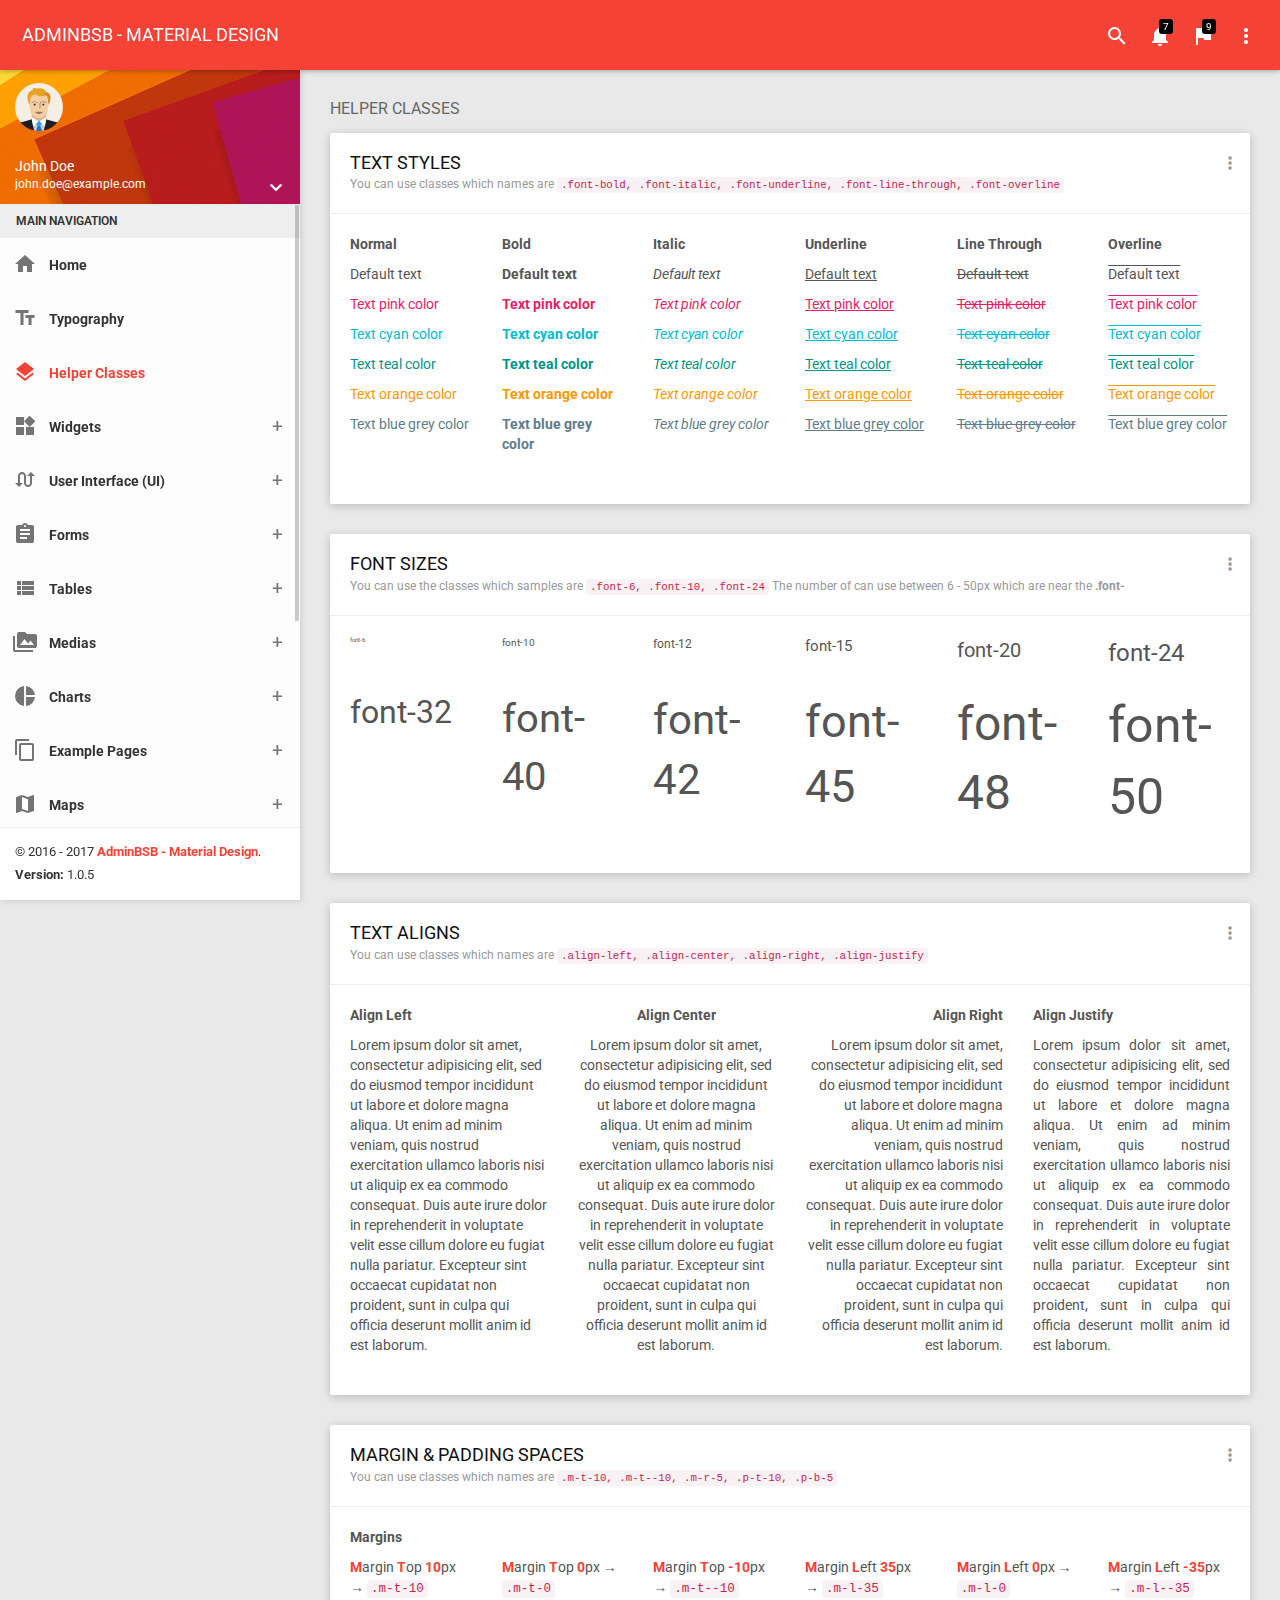
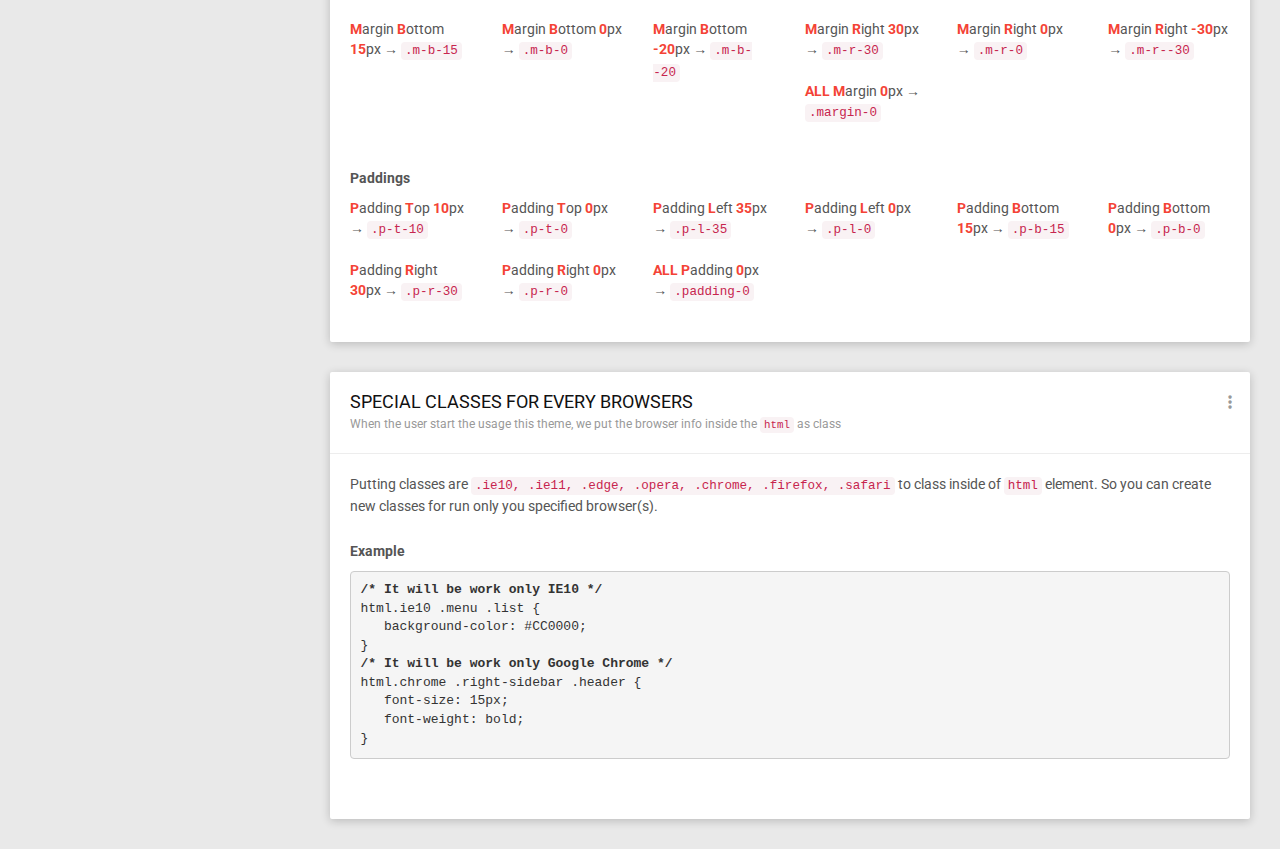
<file: pages/helper-classes.html>
﻿<!DOCTYPE html>
<html>

<head>
    <meta charset="UTF-8">
    <meta content="width=device-width, initial-scale=1, maximum-scale=1, user-scalable=no" name="viewport">
    <title>Helper Classes | Bootstrap Based Admin Template - Material Design</title>

    <!-- Favicon-->
    <link rel="icon" href="../favicon.ico" type="image/x-icon">

    <!-- Google Fonts -->
    <link href="https://fonts.googleapis.com/css?family=Roboto:400,700&subset=latin,cyrillic-ext" rel="stylesheet" type="text/css">
    <link href="https://fonts.googleapis.com/icon?family=Material+Icons" rel="stylesheet" type="text/css">

    <!-- Bootstrap Core Css -->
    <link href="../plugins/bootstrap/css/bootstrap.css" rel="stylesheet">

    <!-- Waves Effect Css -->
    <link href="../plugins/node-waves/waves.css" rel="stylesheet" />

    <!-- Animation Css -->
    <link href="../plugins/animate-css/animate.css" rel="stylesheet" />

    <!-- Custom Css -->
    <link href="../css/style.css" rel="stylesheet">

    <!-- AdminBSB Themes. You can choose a theme from css/themes instead of get all themes -->
    <link href="../css/themes/all-themes.css" rel="stylesheet" />
</head>

<body class="theme-red">
    <!-- Page Loader -->
    <div class="page-loader-wrapper">
        <div class="loader">
            <div class="preloader">
                <div class="spinner-layer pl-red">
                    <div class="circle-clipper left">
                        <div class="circle"></div>
                    </div>
                    <div class="circle-clipper right">
                        <div class="circle"></div>
                    </div>
                </div>
            </div>
            <p>Please wait...</p>
        </div>
    </div>
    <!-- #END# Page Loader -->
    <!-- Overlay For Sidebars -->
    <div class="overlay"></div>
    <!-- #END# Overlay For Sidebars -->
    <!-- Search Bar -->
    <div class="search-bar">
        <div class="search-icon">
            <i class="material-icons">search</i>
        </div>
        <input type="text" placeholder="START TYPING...">
        <div class="close-search">
            <i class="material-icons">close</i>
        </div>
    </div>
    <!-- #END# Search Bar -->
    <!-- Top Bar -->
    <nav class="navbar">
        <div class="container-fluid">
            <div class="navbar-header">
                <a href="javascript:void(0);" class="navbar-toggle collapsed" data-toggle="collapse" data-target="#navbar-collapse" aria-expanded="false"></a>
                <a href="javascript:void(0);" class="bars"></a>
                <a class="navbar-brand" href="widgets/../../index.html">ADMINBSB - MATERIAL DESIGN</a>
            </div>
            <div class="collapse navbar-collapse" id="navbar-collapse">
                <ul class="nav navbar-nav navbar-right">
                    <!-- Call Search -->
                    <li><a href="javascript:void(0);" class="js-search" data-close="true"><i class="material-icons">search</i></a></li>
                    <!-- #END# Call Search -->
                    <!-- Notifications -->
                    <li class="dropdown">
                        <a href="javascript:void(0);" class="dropdown-toggle" data-toggle="dropdown" role="button">
                            <i class="material-icons">notifications</i>
                            <span class="label-count">7</span>
                        </a>
                        <ul class="dropdown-menu">
                            <li class="header">NOTIFICATIONS</li>
                            <li class="body">
                                <ul class="menu">
                                    <li>
                                        <a href="javascript:void(0);">
                                            <div class="icon-circle bg-light-green">
                                                <i class="material-icons">person_add</i>
                                            </div>
                                            <div class="menu-info">
                                                <h4>12 new members joined</h4>
                                                <p>
                                                    <i class="material-icons">access_time</i> 14 mins ago
                                                </p>
                                            </div>
                                        </a>
                                    </li>
                                    <li>
                                        <a href="javascript:void(0);">
                                            <div class="icon-circle bg-cyan">
                                                <i class="material-icons">add_shopping_cart</i>
                                            </div>
                                            <div class="menu-info">
                                                <h4>4 sales made</h4>
                                                <p>
                                                    <i class="material-icons">access_time</i> 22 mins ago
                                                </p>
                                            </div>
                                        </a>
                                    </li>
                                    <li>
                                        <a href="javascript:void(0);">
                                            <div class="icon-circle bg-red">
                                                <i class="material-icons">delete_forever</i>
                                            </div>
                                            <div class="menu-info">
                                                <h4><b>Nancy Doe</b> deleted account</h4>
                                                <p>
                                                    <i class="material-icons">access_time</i> 3 hours ago
                                                </p>
                                            </div>
                                        </a>
                                    </li>
                                    <li>
                                        <a href="javascript:void(0);">
                                            <div class="icon-circle bg-orange">
                                                <i class="material-icons">mode_edit</i>
                                            </div>
                                            <div class="menu-info">
                                                <h4><b>Nancy</b> changed name</h4>
                                                <p>
                                                    <i class="material-icons">access_time</i> 2 hours ago
                                                </p>
                                            </div>
                                        </a>
                                    </li>
                                    <li>
                                        <a href="javascript:void(0);">
                                            <div class="icon-circle bg-blue-grey">
                                                <i class="material-icons">comment</i>
                                            </div>
                                            <div class="menu-info">
                                                <h4><b>John</b> commented your post</h4>
                                                <p>
                                                    <i class="material-icons">access_time</i> 4 hours ago
                                                </p>
                                            </div>
                                        </a>
                                    </li>
                                    <li>
                                        <a href="javascript:void(0);">
                                            <div class="icon-circle bg-light-green">
                                                <i class="material-icons">cached</i>
                                            </div>
                                            <div class="menu-info">
                                                <h4><b>John</b> updated status</h4>
                                                <p>
                                                    <i class="material-icons">access_time</i> 3 hours ago
                                                </p>
                                            </div>
                                        </a>
                                    </li>
                                    <li>
                                        <a href="javascript:void(0);">
                                            <div class="icon-circle bg-purple">
                                                <i class="material-icons">settings</i>
                                            </div>
                                            <div class="menu-info">
                                                <h4>Settings updated</h4>
                                                <p>
                                                    <i class="material-icons">access_time</i> Yesterday
                                                </p>
                                            </div>
                                        </a>
                                    </li>
                                </ul>
                            </li>
                            <li class="footer">
                                <a href="javascript:void(0);">View All Notifications</a>
                            </li>
                        </ul>
                    </li>
                    <!-- #END# Notifications -->
                    <!-- Tasks -->
                    <li class="dropdown">
                        <a href="javascript:void(0);" class="dropdown-toggle" data-toggle="dropdown" role="button">
                            <i class="material-icons">flag</i>
                            <span class="label-count">9</span>
                        </a>
                        <ul class="dropdown-menu">
                            <li class="header">TASKS</li>
                            <li class="body">
                                <ul class="menu tasks">
                                    <li>
                                        <a href="javascript:void(0);">
                                            <h4>
                                                Footer display issue
                                                <small>32%</small>
                                            </h4>
                                            <div class="progress">
                                                <div class="progress-bar bg-pink" role="progressbar" aria-valuenow="85" aria-valuemin="0" aria-valuemax="100" style="width: 32%">
                                                </div>
                                            </div>
                                        </a>
                                    </li>
                                    <li>
                                        <a href="javascript:void(0);">
                                            <h4>
                                                Make new buttons
                                                <small>45%</small>
                                            </h4>
                                            <div class="progress">
                                                <div class="progress-bar bg-cyan" role="progressbar" aria-valuenow="85" aria-valuemin="0" aria-valuemax="100" style="width: 45%">
                                                </div>
                                            </div>
                                        </a>
                                    </li>
                                    <li>
                                        <a href="javascript:void(0);">
                                            <h4>
                                                Create new dashboard
                                                <small>54%</small>
                                            </h4>
                                            <div class="progress">
                                                <div class="progress-bar bg-teal" role="progressbar" aria-valuenow="85" aria-valuemin="0" aria-valuemax="100" style="width: 54%">
                                                </div>
                                            </div>
                                        </a>
                                    </li>
                                    <li>
                                        <a href="javascript:void(0);">
                                            <h4>
                                                Solve transition issue
                                                <small>65%</small>
                                            </h4>
                                            <div class="progress">
                                                <div class="progress-bar bg-orange" role="progressbar" aria-valuenow="85" aria-valuemin="0" aria-valuemax="100" style="width: 65%">
                                                </div>
                                            </div>
                                        </a>
                                    </li>
                                    <li>
                                        <a href="javascript:void(0);">
                                            <h4>
                                                Answer GitHub questions
                                                <small>92%</small>
                                            </h4>
                                            <div class="progress">
                                                <div class="progress-bar bg-purple" role="progressbar" aria-valuenow="85" aria-valuemin="0" aria-valuemax="100" style="width: 92%">
                                                </div>
                                            </div>
                                        </a>
                                    </li>
                                </ul>
                            </li>
                            <li class="footer">
                                <a href="javascript:void(0);">View All Tasks</a>
                            </li>
                        </ul>
                    </li>
                    <!-- #END# Tasks -->
                    <li class="pull-right"><a href="javascript:void(0);" class="js-right-sidebar" data-close="true"><i class="material-icons">more_vert</i></a></li>
                </ul>
            </div>
        </div>
    </nav>
    <!-- #Top Bar -->
    <section>
        <!-- Left Sidebar -->
        <aside id="leftsidebar" class="sidebar">
            <!-- User Info -->
            <div class="user-info">
                <div class="image">
                    <img src="../images/user.png" width="48" height="48" alt="User" />
                </div>
                <div class="info-container">
                    <div class="name" data-toggle="dropdown" aria-haspopup="true" aria-expanded="false">John Doe</div>
                    <div class="email">john.doe@example.com</div>
                    <div class="btn-group user-helper-dropdown">
                        <i class="material-icons" data-toggle="dropdown" aria-haspopup="true" aria-expanded="true">keyboard_arrow_down</i>
                        <ul class="dropdown-menu pull-right">
                            <li><a href="javascript:void(0);"><i class="material-icons">person</i>Profile</a></li>
                            <li role="seperator" class="divider"></li>
                            <li><a href="javascript:void(0);"><i class="material-icons">group</i>Followers</a></li>
                            <li><a href="javascript:void(0);"><i class="material-icons">shopping_cart</i>Sales</a></li>
                            <li><a href="javascript:void(0);"><i class="material-icons">favorite</i>Likes</a></li>
                            <li role="seperator" class="divider"></li>
                            <li><a href="javascript:void(0);"><i class="material-icons">input</i>Sign Out</a></li>
                        </ul>
                    </div>
                </div>
            </div>
            <!-- #User Info -->
            <!-- Menu -->
            <div class="menu">
                <ul class="list">
                    <li class="header">MAIN NAVIGATION</li>
                    <li>
                        <a href="../index.html">
                            <i class="material-icons">home</i>
                            <span>Home</span>
                        </a>
                    </li>
                    <li>
                        <a href="../pages/typography.html">
                            <i class="material-icons">text_fields</i>
                            <span>Typography</span>
                        </a>
                    </li>
                    <li class="active">
                        <a href="../pages/helper-classes.html">
                            <i class="material-icons">layers</i>
                            <span>Helper Classes</span>
                        </a>
                    </li>
                    <li>
                        <a href="javascript:void(0);" class="menu-toggle">
                            <i class="material-icons">widgets</i>
                            <span>Widgets</span>
                        </a>
                        <ul class="ml-menu">
                            <li>
                                <a href="javascript:void(0);" class="menu-toggle">
                                    <span>Cards</span>
                                </a>
                                <ul class="ml-menu">
                                    <li>
                                        <a href="../pages/widgets/cards/basic.html">Basic</a>
                                    </li>
                                    <li>
                                        <a href="../pages/widgets/cards/colored.html">Colored</a>
                                    </li>
                                    <li>
                                        <a href="../pages/widgets/cards/no-header.html">No Header</a>
                                    </li>
                                </ul>
                            </li>
                            <li>
                                <a href="javascript:void(0);" class="menu-toggle">
                                    <span>Infobox</span>
                                </a>
                                <ul class="ml-menu">
                                    <li>
                                        <a href="../pages/widgets/infobox/infobox-1.html">Infobox-1</a>
                                    </li>
                                    <li>
                                        <a href="../pages/widgets/infobox/infobox-2.html">Infobox-2</a>
                                    </li>
                                    <li>
                                        <a href="../pages/widgets/infobox/infobox-3.html">Infobox-3</a>
                                    </li>
                                    <li>
                                        <a href="../pages/widgets/infobox/infobox-4.html">Infobox-4</a>
                                    </li>
                                    <li>
                                        <a href="../pages/widgets/infobox/infobox-5.html">Infobox-5</a>
                                    </li>
                                </ul>
                            </li>
                        </ul>
                    </li>
                    <li>
                        <a href="javascript:void(0);" class="menu-toggle">
                            <i class="material-icons">swap_calls</i>
                            <span>User Interface (UI)</span>
                        </a>
                        <ul class="ml-menu">
                            <li>
                                <a href="../pages/ui/alerts.html">Alerts</a>
                            </li>
                            <li>
                                <a href="../pages/ui/animations.html">Animations</a>
                            </li>
                            <li>
                                <a href="../pages/ui/badges.html">Badges</a>
                            </li>

                            <li>
                                <a href="../pages/ui/breadcrumbs.html">Breadcrumbs</a>
                            </li>
                            <li>
                                <a href="../pages/ui/buttons.html">Buttons</a>
                            </li>
                            <li>
                                <a href="../pages/ui/collapse.html">Collapse</a>
                            </li>
                            <li>
                                <a href="../pages/ui/colors.html">Colors</a>
                            </li>
                            <li>
                                <a href="../pages/ui/dialogs.html">Dialogs</a>
                            </li>
                            <li>
                                <a href="../pages/ui/icons.html">Icons</a>
                            </li>
                            <li>
                                <a href="../pages/ui/labels.html">Labels</a>
                            </li>
                            <li>
                                <a href="../pages/ui/list-group.html">List Group</a>
                            </li>
                            <li>
                                <a href="../pages/ui/media-object.html">Media Object</a>
                            </li>
                            <li>
                                <a href="../pages/ui/modals.html">Modals</a>
                            </li>
                            <li>
                                <a href="../pages/ui/notifications.html">Notifications</a>
                            </li>
                            <li>
                                <a href="../pages/ui/pagination.html">Pagination</a>
                            </li>
                            <li>
                                <a href="../pages/ui/preloaders.html">Preloaders</a>
                            </li>
                            <li>
                                <a href="../pages/ui/progressbars.html">Progress Bars</a>
                            </li>
                            <li>
                                <a href="../pages/ui/range-sliders.html">Range Sliders</a>
                            </li>
                            <li>
                                <a href="../pages/ui/sortable-nestable.html">Sortable & Nestable</a>
                            </li>
                            <li>
                                <a href="../pages/ui/tabs.html">Tabs</a>
                            </li>
                            <li>
                                <a href="../pages/ui/thumbnails.html">Thumbnails</a>
                            </li>
                            <li>
                                <a href="../pages/ui/tooltips-popovers.html">Tooltips & Popovers</a>
                            </li>
                            <li>
                                <a href="../pages/ui/waves.html">Waves</a>
                            </li>
                        </ul>
                    </li>
                    <li>
                        <a href="javascript:void(0);" class="menu-toggle">
                            <i class="material-icons">assignment</i>
                            <span>Forms</span>
                        </a>
                        <ul class="ml-menu">
                            <li>
                                <a href="../pages/forms/basic-form-elements.html">Basic Form Elements</a>
                            </li>
                            <li>
                                <a href="../pages/forms/advanced-form-elements.html">Advanced Form Elements</a>
                            </li>
                            <li>
                                <a href="../pages/forms/form-examples.html">Form Examples</a>
                            </li>
                            <li>
                                <a href="../pages/forms/form-validation.html">Form Validation</a>
                            </li>
                            <li>
                                <a href="../pages/forms/form-wizard.html">Form Wizard</a>
                            </li>
                            <li>
                                <a href="../pages/forms/editors.html">Editors</a>
                            </li>
                        </ul>
                    </li>
                    <li>
                        <a href="javascript:void(0);" class="menu-toggle">
                            <i class="material-icons">view_list</i>
                            <span>Tables</span>
                        </a>
                        <ul class="ml-menu">
                            <li>
                                <a href="../pages/tables/normal-tables.html">Normal Tables</a>
                            </li>
                            <li>
                                <a href="../pages/tables/jquery-datatable.html">Jquery Datatables</a>
                            </li>
                            <li>
                                <a href="../pages/tables/editable-table.html">Editable Tables</a>
                            </li>
                        </ul>
                    </li>
                    <li>
                        <a href="javascript:void(0);" class="menu-toggle">
                            <i class="material-icons">perm_media</i>
                            <span>Medias</span>
                        </a>
                        <ul class="ml-menu">
                            <li>
                                <a href="../pages/medias/image-gallery.html">Image Gallery</a>
                            </li>
                            <li>
                                <a href="../pages/medias/carousel.html">Carousel</a>
                            </li>
                        </ul>
                    </li>
                    <li>
                        <a href="javascript:void(0);" class="menu-toggle">
                            <i class="material-icons">pie_chart</i>
                            <span>Charts</span>
                        </a>
                        <ul class="ml-menu">
                            <li>
                                <a href="../pages/charts/morris.html">Morris</a>
                            </li>
                            <li>
                                <a href="../pages/charts/flot.html">Flot</a>
                            </li>
                            <li>
                                <a href="../pages/charts/chartjs.html">ChartJS</a>
                            </li>
                            <li>
                                <a href="../pages/charts/sparkline.html">Sparkline</a>
                            </li>
                            <li>
                                <a href="../pages/charts/jquery-knob.html">Jquery Knob</a>
                            </li>
                        </ul>
                    </li>
                    <li>
                        <a href="javascript:void(0);" class="menu-toggle">
                            <i class="material-icons">content_copy</i>
                            <span>Example Pages</span>
                        </a>
                        <ul class="ml-menu">
                            <li>
                                <a href="../pages/examples/sign-in.html">Sign In</a>
                            </li>
                            <li>
                                <a href="../pages/examples/sign-up.html">Sign Up</a>
                            </li>
                            <li>
                                <a href="../pages/examples/forgot-password.html">Forgot Password</a>
                            </li>
                            <li>
                                <a href="../pages/examples/blank.html">Blank Page</a>
                            </li>
                            <li>
                                <a href="../pages/examples/404.html">404 - Not Found</a>
                            </li>
                            <li>
                                <a href="../pages/examples/500.html">500 - Server Error</a>
                            </li>
                        </ul>
                    </li>
                    <li>
                        <a href="javascript:void(0);" class="menu-toggle">
                            <i class="material-icons">map</i>
                            <span>Maps</span>
                        </a>
                        <ul class="ml-menu">
                            <li>
                                <a href="../pages/maps/google.html">Google Map</a>
                            </li>
                            <li>
                                <a href="../pages/maps/yandex.html">YandexMap</a>
                            </li>
                            <li>
                                <a href="../pages/maps/jvectormap.html">jVectorMap</a>
                            </li>
                        </ul>
                    </li>
                    <li>
                        <a href="javascript:void(0);" class="menu-toggle">
                            <i class="material-icons">trending_down</i>
                            <span>Multi Level Menu</span>
                        </a>
                        <ul class="ml-menu">
                            <li>
                                <a href="javascript:void(0);">
                                    <span>Menu Item</span>
                                </a>
                            </li>
                            <li>
                                <a href="javascript:void(0);">
                                    <span>Menu Item - 2</span>
                                </a>
                            </li>
                            <li>
                                <a href="javascript:void(0);" class="menu-toggle">
                                    <span>Level - 2</span>
                                </a>
                                <ul class="ml-menu">
                                    <li>
                                        <a href="javascript:void(0);">
                                            <span>Menu Item</span>
                                        </a>
                                    </li>
                                    <li>
                                        <a href="javascript:void(0);" class="menu-toggle">
                                            <span>Level - 3</span>
                                        </a>
                                        <ul class="ml-menu">
                                            <li>
                                                <a href="javascript:void(0);">
                                                    <span>Level - 4</span>
                                                </a>
                                            </li>
                                        </ul>
                                    </li>
                                </ul>
                            </li>
                        </ul>
                    </li>
                    <li>
                        <a href="changelogs.html">
                            <i class="material-icons">update</i>
                            <span>Changelogs</span>
                        </a>
                    </li>
                    <li class="header">LABELS</li>
                    <li>
                        <a href="javascript:void(0);">
                            <i class="material-icons col-red">donut_large</i>
                            <span>Important</span>
                        </a>
                    </li>
                    <li>
                        <a href="javascript:void(0);">
                            <i class="material-icons col-amber">donut_large</i>
                            <span>Warning</span>
                        </a>
                    </li>
                    <li>
                        <a href="javascript:void(0);">
                            <i class="material-icons col-light-blue">donut_large</i>
                            <span>Information</span>
                        </a>
                    </li>
                </ul>
            </div>
            <!-- #Menu -->
            <!-- Footer -->
            <div class="legal">
                <div class="copyright">
                    &copy; 2016 - 2017 <a href="javascript:void(0);">AdminBSB - Material Design</a>.
                </div>
                <div class="version">
                    <b>Version: </b> 1.0.5
                </div>
            </div>
            <!-- #Footer -->
        </aside>
        <!-- #END# Left Sidebar -->
        <!-- Right Sidebar -->
        <aside id="rightsidebar" class="right-sidebar">
            <ul class="nav nav-tabs tab-nav-right" role="tablist">
                <li role="presentation" class="active"><a href="#skins" data-toggle="tab">SKINS</a></li>
                <li role="presentation"><a href="#settings" data-toggle="tab">SETTINGS</a></li>
            </ul>
            <div class="tab-content">
                <div role="tabpanel" class="tab-pane fade in active in active" id="skins">
                    <ul class="demo-choose-skin">
                        <li data-theme="red" class="active">
                            <div class="red"></div>
                            <span>Red</span>
                        </li>
                        <li data-theme="pink">
                            <div class="pink"></div>
                            <span>Pink</span>
                        </li>
                        <li data-theme="purple">
                            <div class="purple"></div>
                            <span>Purple</span>
                        </li>
                        <li data-theme="deep-purple">
                            <div class="deep-purple"></div>
                            <span>Deep Purple</span>
                        </li>
                        <li data-theme="indigo">
                            <div class="indigo"></div>
                            <span>Indigo</span>
                        </li>
                        <li data-theme="blue">
                            <div class="blue"></div>
                            <span>Blue</span>
                        </li>
                        <li data-theme="light-blue">
                            <div class="light-blue"></div>
                            <span>Light Blue</span>
                        </li>
                        <li data-theme="cyan">
                            <div class="cyan"></div>
                            <span>Cyan</span>
                        </li>
                        <li data-theme="teal">
                            <div class="teal"></div>
                            <span>Teal</span>
                        </li>
                        <li data-theme="green">
                            <div class="green"></div>
                            <span>Green</span>
                        </li>
                        <li data-theme="light-green">
                            <div class="light-green"></div>
                            <span>Light Green</span>
                        </li>
                        <li data-theme="lime">
                            <div class="lime"></div>
                            <span>Lime</span>
                        </li>
                        <li data-theme="yellow">
                            <div class="yellow"></div>
                            <span>Yellow</span>
                        </li>
                        <li data-theme="amber">
                            <div class="amber"></div>
                            <span>Amber</span>
                        </li>
                        <li data-theme="orange">
                            <div class="orange"></div>
                            <span>Orange</span>
                        </li>
                        <li data-theme="deep-orange">
                            <div class="deep-orange"></div>
                            <span>Deep Orange</span>
                        </li>
                        <li data-theme="brown">
                            <div class="brown"></div>
                            <span>Brown</span>
                        </li>
                        <li data-theme="grey">
                            <div class="grey"></div>
                            <span>Grey</span>
                        </li>
                        <li data-theme="blue-grey">
                            <div class="blue-grey"></div>
                            <span>Blue Grey</span>
                        </li>
                        <li data-theme="black">
                            <div class="black"></div>
                            <span>Black</span>
                        </li>
                    </ul>
                </div>
                <div role="tabpanel" class="tab-pane fade" id="settings">
                    <div class="demo-settings">
                        <p>GENERAL SETTINGS</p>
                        <ul class="setting-list">
                            <li>
                                <span>Report Panel Usage</span>
                                <div class="switch">
                                    <label><input type="checkbox" checked><span class="lever"></span></label>
                                </div>
                            </li>
                            <li>
                                <span>Email Redirect</span>
                                <div class="switch">
                                    <label><input type="checkbox"><span class="lever"></span></label>
                                </div>
                            </li>
                        </ul>
                        <p>SYSTEM SETTINGS</p>
                        <ul class="setting-list">
                            <li>
                                <span>Notifications</span>
                                <div class="switch">
                                    <label><input type="checkbox" checked><span class="lever"></span></label>
                                </div>
                            </li>
                            <li>
                                <span>Auto Updates</span>
                                <div class="switch">
                                    <label><input type="checkbox" checked><span class="lever"></span></label>
                                </div>
                            </li>
                        </ul>
                        <p>ACCOUNT SETTINGS</p>
                        <ul class="setting-list">
                            <li>
                                <span>Offline</span>
                                <div class="switch">
                                    <label><input type="checkbox"><span class="lever"></span></label>
                                </div>
                            </li>
                            <li>
                                <span>Location Permission</span>
                                <div class="switch">
                                    <label><input type="checkbox" checked><span class="lever"></span></label>
                                </div>
                            </li>
                        </ul>
                    </div>
                </div>
            </div>
        </aside>
        <!-- #END# Right Sidebar -->
    </section>

    <section class="content">
        <div class="container-fluid">
            <div class="block-header">
                <h2>HELPER CLASSES</h2>
            </div>
            <!-- Text Styles -->
            <div class="row clearfix">
                <div class="col-lg-12 col-md-12 col-sm-12 col-xs-12">
                    <div class="card">
                        <div class="header">
                            <h2>
                                TEXT STYLES
                                <small>You can use classes which names are <code>.font-bold, .font-italic, .font-underline, .font-line-through, .font-overline</code></small>
                            </h2>
                            <ul class="header-dropdown m-r--5">
                                <li class="dropdown">
                                    <a href="javascript:void(0);" class="dropdown-toggle" data-toggle="dropdown" role="button" aria-haspopup="true" aria-expanded="false">
                                        <i class="material-icons">more_vert</i>
                                    </a>
                                    <ul class="dropdown-menu pull-right">
                                        <li><a href="javascript:void(0);">Action</a></li>
                                        <li><a href="javascript:void(0);">Another action</a></li>
                                        <li><a href="javascript:void(0);">Something else here</a></li>
                                    </ul>
                                </li>
                            </ul>
                        </div>
                        <div class="body">
                            <div class="row clearfix">
                                <div class="col-lg-2 col-md-2 col-sm-6 col-xs-6">
                                    <p>
                                        <b>Normal</b>
                                    </p>
                                    <p>Default text</p>
                                    <p class="col-pink">Text pink color</p>
                                    <p class="col-cyan">Text cyan color</p>
                                    <p class="col-teal">Text teal color</p>
                                    <p class="col-orange">Text orange color</p>
                                    <p class="col-blue-grey">Text blue grey color</p>
                                </div>
                                <div class="col-lg-2 col-md-2 col-sm-6 col-xs-6">
                                    <p>
                                        <b>Bold</b>
                                    </p>
                                    <p class="font-bold">Default text</p>
                                    <p class="font-bold col-pink">Text pink color</p>
                                    <p class="font-bold col-cyan">Text cyan color</p>
                                    <p class="font-bold col-teal">Text teal color</p>
                                    <p class="font-bold col-orange">Text orange color</p>
                                    <p class="font-bold col-blue-grey">Text blue grey color</p>
                                </div>
                                <div class="col-lg-2 col-md-2 col-sm-6 col-xs-6">
                                    <p>
                                        <b>Italic</b>
                                    </p>
                                    <p class="font-italic">Default text</p>
                                    <p class="font-italic col-pink">Text pink color</p>
                                    <p class="font-italic col-cyan">Text cyan color</p>
                                    <p class="font-italic col-teal">Text teal color</p>
                                    <p class="font-italic col-orange">Text orange color</p>
                                    <p class="font-italic col-blue-grey">Text blue grey color</p>
                                </div>
                                <div class="col-lg-2 col-md-2 col-sm-6 col-xs-6">
                                    <p>
                                        <b>Underline</b>
                                    </p>
                                    <p class="font-underline">Default text</p>
                                    <p class="font-underline col-pink">Text pink color</p>
                                    <p class="font-underline col-cyan">Text cyan color</p>
                                    <p class="font-underline col-teal">Text teal color</p>
                                    <p class="font-underline col-orange">Text orange color</p>
                                    <p class="font-underline col-blue-grey">Text blue grey color</p>
                                </div>
                                <div class="col-lg-2 col-md-2 col-sm-6 col-xs-6">
                                    <p>
                                        <b>Line Through</b>
                                    </p>
                                    <p class="font-line-through">Default text</p>
                                    <p class="font-line-through col-pink">Text pink color</p>
                                    <p class="font-line-through col-cyan">Text cyan color</p>
                                    <p class="font-line-through col-teal">Text teal color</p>
                                    <p class="font-line-through col-orange">Text orange color</p>
                                    <p class="font-line-through col-blue-grey">Text blue grey color</p>
                                </div>
                                <div class="col-lg-2 col-md-2 col-sm-6 col-xs-6">
                                    <p>
                                        <b>Overline</b>
                                    </p>
                                    <p class="font-overline">Default text</p>
                                    <p class="font-overline col-pink">Text pink color</p>
                                    <p class="font-overline col-cyan">Text cyan color</p>
                                    <p class="font-overline col-teal">Text teal color</p>
                                    <p class="font-overline col-orange">Text orange color</p>
                                    <p class="font-overline col-blue-grey">Text blue grey color</p>
                                </div>
                            </div>
                        </div>
                    </div>
                </div>
            </div>
            <!-- #END# Text Styles -->
            <!-- Font Sizes -->
            <div class="row clearfix">
                <div class="col-lg-12 col-md-12 col-sm-12 col-xs-12">
                    <div class="card">
                        <div class="header">
                            <h2>
                                FONT SIZES
                                <small>You can use the classes which samples are <code>.font-6, .font-10, .font-24</code> The number of can use between 6 - 50px which are near the <b>.font-</b></small>
                            </h2>
                            <ul class="header-dropdown m-r--5">
                                <li class="dropdown">
                                    <a href="javascript:void(0);" class="dropdown-toggle" data-toggle="dropdown" role="button" aria-haspopup="true" aria-expanded="false">
                                        <i class="material-icons">more_vert</i>
                                    </a>
                                    <ul class="dropdown-menu pull-right">
                                        <li><a href="javascript:void(0);">Action</a></li>
                                        <li><a href="javascript:void(0);">Another action</a></li>
                                        <li><a href="javascript:void(0);">Something else here</a></li>
                                    </ul>
                                </li>
                            </ul>
                        </div>
                        <div class="body">
                            <div class="row clearfix">
                                <div class="col-md-2">
                                    <div class="font-6">font-6</div>
                                </div>
                                <div class="col-md-2">
                                    <div class="font-10">font-10</div>
                                </div>
                                <div class="col-md-2">
                                    <div class="font-12">font-12</div>
                                </div>
                                <div class="col-md-2">
                                    <div class="font-15">font-15</div>
                                </div>
                                <div class="col-md-2">
                                    <div class="font-20">font-20</div>
                                </div>
                                <div class="col-md-2">
                                    <div class="font-24">font-24</div>
                                </div>
                            </div>
                            <div class="row clearfix">
                                <div class="col-md-2">
                                    <div class="font-32">font-32</div>
                                </div>
                                <div class="col-md-2">
                                    <div class="font-40">font-40</div>
                                </div>
                                <div class="col-md-2">
                                    <div class="font-42">font-42</div>
                                </div>
                                <div class="col-md-2">
                                    <div class="font-45">font-45</div>
                                </div>
                                <div class="col-md-2">
                                    <div class="font-48">font-48</div>
                                </div>
                                <div class="col-md-2">
                                    <div class="font-50">font-50</div>
                                </div>
                            </div>
                        </div>
                    </div>
                </div>
            </div>
            <!-- #END# Font Sizes -->
            <!-- Text Aligns -->
            <div class="row clearfix">
                <div class="col-lg-12 col-md-12 col-sm-12 col-xs-12">
                    <div class="card">
                        <div class="header">
                            <h2>
                                TEXT ALIGNS
                                <small>You can use classes which names are <code>.align-left, .align-center, .align-right, .align-justify</code></small>
                            </h2>
                            <ul class="header-dropdown m-r--5">
                                <li class="dropdown">
                                    <a href="javascript:void(0);" class="dropdown-toggle" data-toggle="dropdown" role="button" aria-haspopup="true" aria-expanded="false">
                                        <i class="material-icons">more_vert</i>
                                    </a>
                                    <ul class="dropdown-menu pull-right">
                                        <li><a href="javascript:void(0);">Action</a></li>
                                        <li><a href="javascript:void(0);">Another action</a></li>
                                        <li><a href="javascript:void(0);">Something else here</a></li>
                                    </ul>
                                </li>
                            </ul>
                        </div>
                        <div class="body">
                            <div class="row clearfix">
                                <div class="col-md-3">
                                    <p class="align-left">
                                        <b>Align Left</b>
                                    </p>
                                    <div class="align-left">
                                        Lorem ipsum dolor sit amet, consectetur adipisicing elit, sed do eiusmod tempor incididunt ut labore et dolore magna aliqua. Ut enim ad minim veniam, quis nostrud exercitation ullamco laboris nisi ut aliquip ex ea commodo consequat. Duis aute irure dolor in reprehenderit in voluptate velit esse cillum dolore eu fugiat nulla pariatur. Excepteur sint occaecat cupidatat non proident, sunt in culpa qui officia deserunt mollit anim id est laborum.
                                    </div>
                                </div>
                                <div class="col-md-3">
                                    <p class="align-center">
                                        <b>Align Center</b>
                                    </p>
                                    <div class="align-center">
                                        Lorem ipsum dolor sit amet, consectetur adipisicing elit, sed do eiusmod tempor incididunt ut labore et dolore magna aliqua. Ut enim ad minim veniam, quis nostrud exercitation ullamco laboris nisi ut aliquip ex ea commodo consequat. Duis aute irure dolor in reprehenderit in voluptate velit esse cillum dolore eu fugiat nulla pariatur. Excepteur sint occaecat cupidatat non proident, sunt in culpa qui officia deserunt mollit anim id est laborum.
                                    </div>
                                </div>
                                <div class="col-md-3">
                                    <p class="align-right">
                                        <b>Align Right</b>
                                    </p>
                                    <div class="align-right">
                                        Lorem ipsum dolor sit amet, consectetur adipisicing elit, sed do eiusmod tempor incididunt ut labore et dolore magna aliqua. Ut enim ad minim veniam, quis nostrud exercitation ullamco laboris nisi ut aliquip ex ea commodo consequat. Duis aute irure dolor in reprehenderit in voluptate velit esse cillum dolore eu fugiat nulla pariatur. Excepteur sint occaecat cupidatat non proident, sunt in culpa qui officia deserunt mollit anim id est laborum.
                                    </div>
                                </div>
                                <div class="col-md-3">
                                    <p class="align-justify">
                                        <b>Align Justify</b>
                                    </p>
                                    <div class="align-justify">
                                        Lorem ipsum dolor sit amet, consectetur adipisicing elit, sed do eiusmod tempor incididunt ut labore et dolore magna aliqua. Ut enim ad minim veniam, quis nostrud exercitation ullamco laboris nisi ut aliquip ex ea commodo consequat. Duis aute irure dolor in reprehenderit in voluptate velit esse cillum dolore eu fugiat nulla pariatur. Excepteur sint occaecat cupidatat non proident, sunt in culpa qui officia deserunt mollit anim id est laborum.
                                    </div>
                                </div>
                            </div>
                        </div>
                    </div>
                </div>
            </div>
            <!-- #END# Text Aligns -->
            <!-- Margin & Padding Spaces -->
            <div class="row clearfix">
                <div class="col-lg-12 col-md-12 col-sm-12 col-xs-12">
                    <div class="card">
                        <div class="header">
                            <h2>
                                MARGIN & PADDING SPACES
                                <small>You can use classes which names are <code>.m-t-10, .m-t--10, .m-r-5, .p-t-10, .p-b-5</code></small>
                            </h2>
                            <ul class="header-dropdown m-r--5">
                                <li class="dropdown">
                                    <a href="javascript:void(0);" class="dropdown-toggle" data-toggle="dropdown" role="button" aria-haspopup="true" aria-expanded="false">
                                        <i class="material-icons">more_vert</i>
                                    </a>
                                    <ul class="dropdown-menu pull-right">
                                        <li><a href="javascript:void(0);">Action</a></li>
                                        <li><a href="javascript:void(0);">Another action</a></li>
                                        <li><a href="javascript:void(0);">Something else here</a></li>
                                    </ul>
                                </li>
                            </ul>
                        </div>
                        <div class="body">
                            <p>
                                <b>Margins</b>
                            </p>
                            <div class="row clearfix">
                                <div class="col-md-2">
                                    <span class="col-red font-bold">M</span>argin <span class="col-red font-bold">T</span>op <span class="col-red font-bold">10</span>px &rarr; <code>.m-t-10</code>
                                </div>
                                <div class="col-md-2">
                                    <span class="col-red font-bold">M</span>argin <span class="col-red font-bold">T</span>op <span class="col-red font-bold">0</span>px &rarr; <code>.m-t-0</code>
                                </div>
                                <div class="col-md-2">
                                    <span class="col-red font-bold">M</span>argin <span class="col-red font-bold">T</span>op <span class="col-red font-bold">-10</span>px &rarr; <code>.m-t--10</code>
                                </div>
                                <div class="col-md-2">
                                    <span class="col-red font-bold">M</span>argin <span class="col-red font-bold">L</span>eft <span class="col-red font-bold">35</span>px &rarr; <code>.m-l-35</code>
                                </div>
                                <div class="col-md-2">
                                    <span class="col-red font-bold">M</span>argin <span class="col-red font-bold">L</span>eft <span class="col-red font-bold">0</span>px &rarr; <code>.m-l-0</code>
                                </div>
                                <div class="col-md-2">
                                    <span class="col-red font-bold">M</span>argin <span class="col-red font-bold">L</span>eft <span class="col-red font-bold">-35</span>px &rarr; <code>.m-l--35</code>
                                </div>
                                <div class="col-md-2">
                                    <span class="col-red font-bold">M</span>argin <span class="col-red font-bold">B</span>ottom <span class="col-red font-bold">15</span>px &rarr; <code>.m-b-15</code>
                                </div>
                                <div class="col-md-2">
                                    <span class="col-red font-bold">M</span>argin <span class="col-red font-bold">B</span>ottom <span class="col-red font-bold">0</span>px &rarr; <code>.m-b-0</code>
                                </div>
                                <div class="col-md-2">
                                    <span class="col-red font-bold">M</span>argin <span class="col-red font-bold">B</span>ottom <span class="col-red font-bold">-20</span>px &rarr; <code>.m-b--20</code>
                                </div>
                                <div class="col-md-2">
                                    <span class="col-red font-bold">M</span>argin <span class="col-red font-bold">R</span>ight <span class="col-red font-bold">30</span>px &rarr; <code>.m-r-30</code>
                                </div>
                                <div class="col-md-2">
                                    <span class="col-red font-bold">M</span>argin <span class="col-red font-bold">R</span>ight <span class="col-red font-bold">0</span>px &rarr; <code>.m-r-0</code>
                                </div>
                                <div class="col-md-2">
                                    <span class="col-red font-bold">M</span>argin <span class="col-red font-bold">R</span>ight <span class="col-red font-bold">-30</span>px &rarr; <code>.m-r--30</code>
                                </div>
                                <div class="col-md-2">
                                    <span class="col-red font-bold">ALL M</span>argin <span class="col-red font-bold">0</span>px &rarr; <code>.margin-0</code>
                                </div>
                            </div>

                            <p class="m-t-25">
                                <b>Paddings</b>
                            </p>
                            <div class="row clearfix">
                                <div class="col-md-2">
                                    <span class="col-red font-bold">P</span>adding <span class="col-red font-bold">T</span>op <span class="col-red font-bold">10</span>px &rarr; <code>.p-t-10</code>
                                </div>
                                <div class="col-md-2">
                                    <span class="col-red font-bold">P</span>adding <span class="col-red font-bold">T</span>op <span class="col-red font-bold">0</span>px &rarr; <code>.p-t-0</code>
                                </div>
                                <div class="col-md-2">
                                    <span class="col-red font-bold">P</span>adding <span class="col-red font-bold">L</span>eft <span class="col-red font-bold">35</span>px &rarr; <code>.p-l-35</code>
                                </div>
                                <div class="col-md-2">
                                    <span class="col-red font-bold">P</span>adding <span class="col-red font-bold">L</span>eft <span class="col-red font-bold">0</span>px &rarr; <code>.p-l-0</code>
                                </div>
                                <div class="col-md-2">
                                    <span class="col-red font-bold">P</span>adding <span class="col-red font-bold">B</span>ottom <span class="col-red font-bold">15</span>px &rarr; <code>.p-b-15</code>
                                </div>
                                <div class="col-md-2">
                                    <span class="col-red font-bold">P</span>adding <span class="col-red font-bold">B</span>ottom <span class="col-red font-bold">0</span>px &rarr; <code>.p-b-0</code>
                                </div>
                                <div class="col-md-2">
                                    <span class="col-red font-bold">P</span>adding <span class="col-red font-bold">R</span>ight <span class="col-red font-bold">30</span>px &rarr; <code>.p-r-30</code>
                                </div>
                                <div class="col-md-2">
                                    <span class="col-red font-bold">P</span>adding <span class="col-red font-bold">R</span>ight <span class="col-red font-bold">0</span>px &rarr; <code>.p-r-0</code>
                                </div>
                                <div class="col-md-2">
                                    <span class="col-red font-bold">ALL P</span>adding <span class="col-red font-bold">0</span>px &rarr; <code>.padding-0</code>
                                </div>
                            </div>
                        </div>
                    </div>
                </div>
            </div>
            <!-- #END# Margin & Padding Spaces -->
            <!-- Special Class For User Entered Browser -->
            <div class="row clearfix">
                <div class="col-lg-12 col-md-12 col-sm-12 col-xs-12">
                    <div class="card">
                        <div class="header">
                            <h2>
                                SPECIAL CLASSES FOR EVERY BROWSERS
                                <small>When the user start the usage this theme, we put the browser info inside the <code>html</code> as class</small>
                            </h2>
                            <ul class="header-dropdown m-r--5">
                                <li class="dropdown">
                                    <a href="javascript:void(0);" class="dropdown-toggle" data-toggle="dropdown" role="button" aria-haspopup="true" aria-expanded="false">
                                        <i class="material-icons">more_vert</i>
                                    </a>
                                    <ul class="dropdown-menu pull-right">
                                        <li><a href="javascript:void(0);">Action</a></li>
                                        <li><a href="javascript:void(0);">Another action</a></li>
                                        <li><a href="javascript:void(0);">Something else here</a></li>
                                    </ul>
                                </li>
                            </ul>
                        </div>
                        <div class="body">
                            Putting classes are <code>.ie10, .ie11, .edge, .opera, .chrome, .firefox, .safari</code> to class inside of <code>html</code> element. So you can create new classes for run only you specified browser(s).
                            <p class="m-t-25"><b>Example</b></p>
                            <pre><code class="language-css"><b>/* It will be work only IE10 */</b>
html.ie10 .menu .list {
   background-color: #CC0000;
}
<b>/* It will be work only Google Chrome */</b>
html.chrome .right-sidebar .header {
   font-size: 15px;
   font-weight: bold;
}</code></pre><p>&nbsp;</p>
                        </div>
                    </div>
                </div>
            </div>
            <!-- #END# Special Class For User Entered Browser -->
        </div>
    </section>

    <!-- Jquery Core Js -->
    <script src="../plugins/jquery/jquery.min.js"></script>

    <!-- Bootstrap Core Js -->
    <script src="../plugins/bootstrap/js/bootstrap.js"></script>

    <!-- Select Plugin Js -->
    <script src="../plugins/bootstrap-select/js/bootstrap-select.js"></script>

    <!-- Slimscroll Plugin Js -->
    <script src="../plugins/jquery-slimscroll/jquery.slimscroll.js"></script>

    <!-- Waves Effect Plugin Js -->
    <script src="../plugins/node-waves/waves.js"></script>

    <!-- Custom Js -->
    <script src="../js/admin.js"></script>

    <!-- Demo Js -->
    <script src="../js/demo.js"></script>
</body>

</html>
</file>
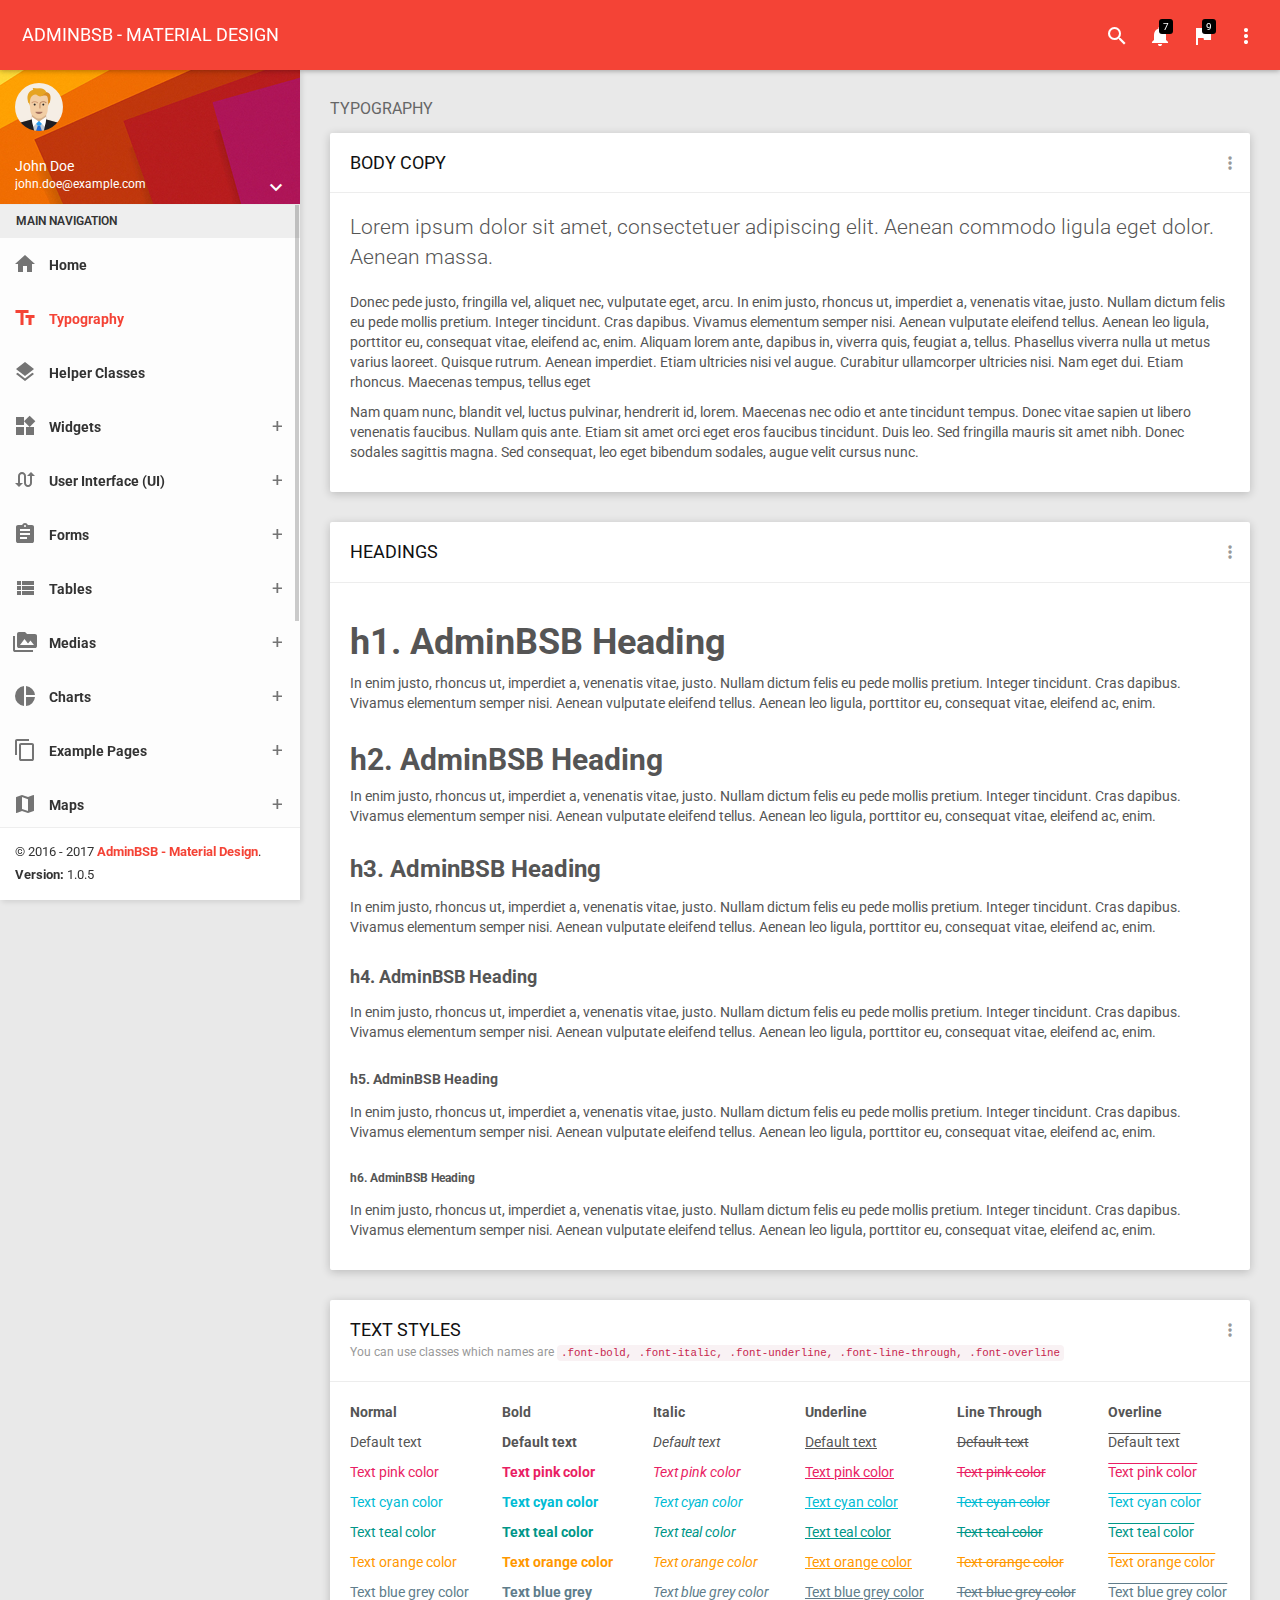
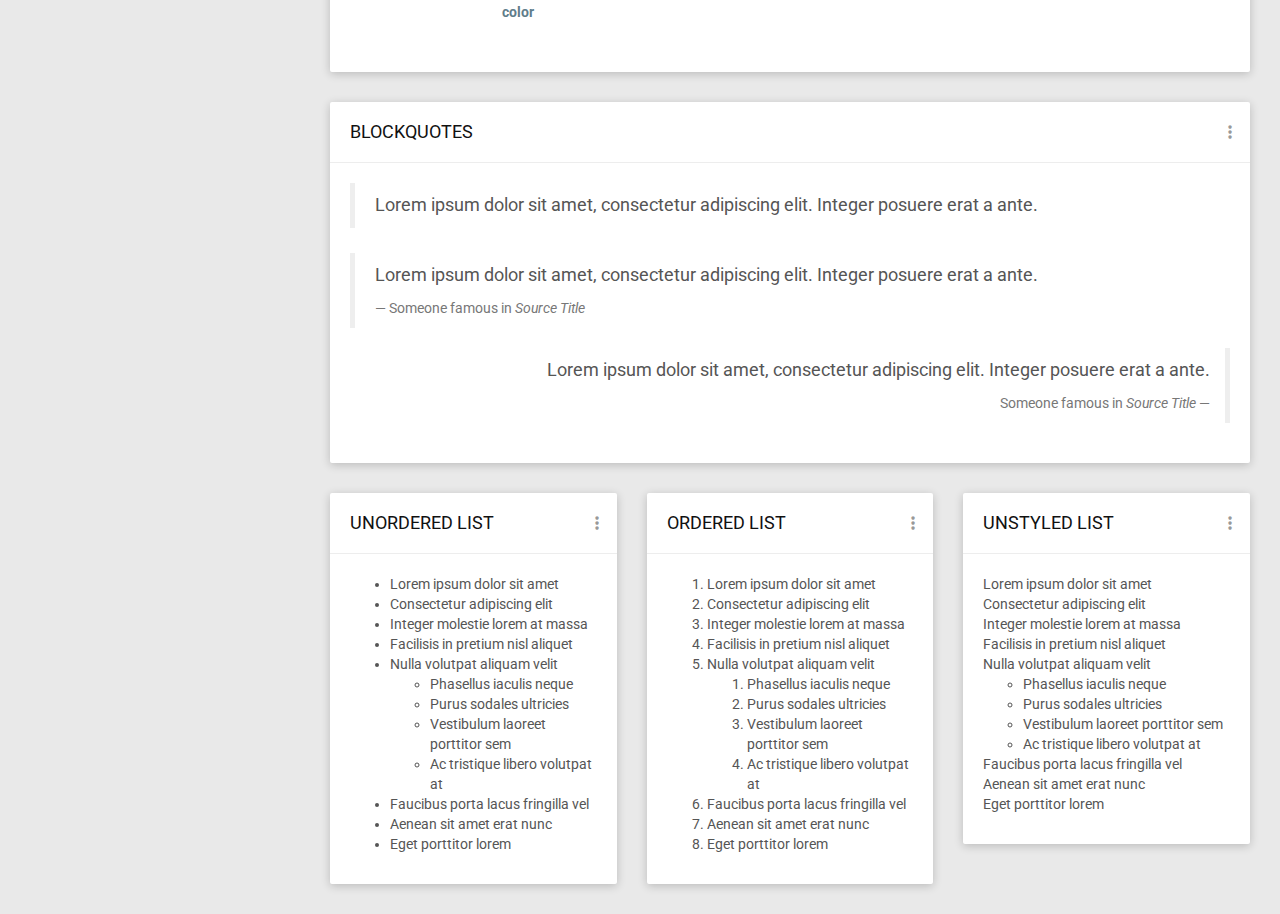
<file: pages/typography.html>
﻿<!DOCTYPE html>
<html>

<head>
    <meta charset="UTF-8">
    <meta content="width=device-width, initial-scale=1, maximum-scale=1, user-scalable=no" name="viewport">
    <title>Typography | Bootstrap Based Admin Template - Material Design</title>

    <!-- Favicon-->
    <link rel="icon" href="../favicon.ico" type="image/x-icon">

    <!-- Google Fonts -->
    <link href="https://fonts.googleapis.com/css?family=Roboto:400,700&subset=latin,cyrillic-ext" rel="stylesheet" type="text/css">
    <link href="https://fonts.googleapis.com/icon?family=Material+Icons" rel="stylesheet" type="text/css">

    <!-- Bootstrap Core Css -->
    <link href="../plugins/bootstrap/css/bootstrap.css" rel="stylesheet">

    <!-- Waves Effect Css -->
    <link href="../plugins/node-waves/waves.css" rel="stylesheet" />

    <!-- Animation Css -->
    <link href="../plugins/animate-css/animate.css" rel="stylesheet" />

    <!-- Custom Css -->
    <link href="../css/style.css" rel="stylesheet">

    <!-- AdminBSB Themes. You can choose a theme from css/themes instead of get all themes -->
    <link href="../css/themes/all-themes.css" rel="stylesheet" />
</head>

<body class="theme-red">
    <!-- Page Loader -->
    <div class="page-loader-wrapper">
        <div class="loader">
            <div class="preloader">
                <div class="spinner-layer pl-red">
                    <div class="circle-clipper left">
                        <div class="circle"></div>
                    </div>
                    <div class="circle-clipper right">
                        <div class="circle"></div>
                    </div>
                </div>
            </div>
            <p>Please wait...</p>
        </div>
    </div>
    <!-- #END# Page Loader -->
    <!-- Overlay For Sidebars -->
    <div class="overlay"></div>
    <!-- #END# Overlay For Sidebars -->
    <!-- Search Bar -->
    <div class="search-bar">
        <div class="search-icon">
            <i class="material-icons">search</i>
        </div>
        <input type="text" placeholder="START TYPING...">
        <div class="close-search">
            <i class="material-icons">close</i>
        </div>
    </div>
    <!-- #END# Search Bar -->
    <!-- Top Bar -->
    <nav class="navbar">
        <div class="container-fluid">
            <div class="navbar-header">
                <a href="javascript:void(0);" class="navbar-toggle collapsed" data-toggle="collapse" data-target="#navbar-collapse" aria-expanded="false"></a>
                <a href="javascript:void(0);" class="bars"></a>
                <a class="navbar-brand" href="widgets/../../index.html">ADMINBSB - MATERIAL DESIGN</a>
            </div>
            <div class="collapse navbar-collapse" id="navbar-collapse">
                <ul class="nav navbar-nav navbar-right">
                    <!-- Call Search -->
                    <li><a href="javascript:void(0);" class="js-search" data-close="true"><i class="material-icons">search</i></a></li>
                    <!-- #END# Call Search -->
                    <!-- Notifications -->
                    <li class="dropdown">
                        <a href="javascript:void(0);" class="dropdown-toggle" data-toggle="dropdown" role="button">
                            <i class="material-icons">notifications</i>
                            <span class="label-count">7</span>
                        </a>
                        <ul class="dropdown-menu">
                            <li class="header">NOTIFICATIONS</li>
                            <li class="body">
                                <ul class="menu">
                                    <li>
                                        <a href="javascript:void(0);">
                                            <div class="icon-circle bg-light-green">
                                                <i class="material-icons">person_add</i>
                                            </div>
                                            <div class="menu-info">
                                                <h4>12 new members joined</h4>
                                                <p>
                                                    <i class="material-icons">access_time</i> 14 mins ago
                                                </p>
                                            </div>
                                        </a>
                                    </li>
                                    <li>
                                        <a href="javascript:void(0);">
                                            <div class="icon-circle bg-cyan">
                                                <i class="material-icons">add_shopping_cart</i>
                                            </div>
                                            <div class="menu-info">
                                                <h4>4 sales made</h4>
                                                <p>
                                                    <i class="material-icons">access_time</i> 22 mins ago
                                                </p>
                                            </div>
                                        </a>
                                    </li>
                                    <li>
                                        <a href="javascript:void(0);">
                                            <div class="icon-circle bg-red">
                                                <i class="material-icons">delete_forever</i>
                                            </div>
                                            <div class="menu-info">
                                                <h4><b>Nancy Doe</b> deleted account</h4>
                                                <p>
                                                    <i class="material-icons">access_time</i> 3 hours ago
                                                </p>
                                            </div>
                                        </a>
                                    </li>
                                    <li>
                                        <a href="javascript:void(0);">
                                            <div class="icon-circle bg-orange">
                                                <i class="material-icons">mode_edit</i>
                                            </div>
                                            <div class="menu-info">
                                                <h4><b>Nancy</b> changed name</h4>
                                                <p>
                                                    <i class="material-icons">access_time</i> 2 hours ago
                                                </p>
                                            </div>
                                        </a>
                                    </li>
                                    <li>
                                        <a href="javascript:void(0);">
                                            <div class="icon-circle bg-blue-grey">
                                                <i class="material-icons">comment</i>
                                            </div>
                                            <div class="menu-info">
                                                <h4><b>John</b> commented your post</h4>
                                                <p>
                                                    <i class="material-icons">access_time</i> 4 hours ago
                                                </p>
                                            </div>
                                        </a>
                                    </li>
                                    <li>
                                        <a href="javascript:void(0);">
                                            <div class="icon-circle bg-light-green">
                                                <i class="material-icons">cached</i>
                                            </div>
                                            <div class="menu-info">
                                                <h4><b>John</b> updated status</h4>
                                                <p>
                                                    <i class="material-icons">access_time</i> 3 hours ago
                                                </p>
                                            </div>
                                        </a>
                                    </li>
                                    <li>
                                        <a href="javascript:void(0);">
                                            <div class="icon-circle bg-purple">
                                                <i class="material-icons">settings</i>
                                            </div>
                                            <div class="menu-info">
                                                <h4>Settings updated</h4>
                                                <p>
                                                    <i class="material-icons">access_time</i> Yesterday
                                                </p>
                                            </div>
                                        </a>
                                    </li>
                                </ul>
                            </li>
                            <li class="footer">
                                <a href="javascript:void(0);">View All Notifications</a>
                            </li>
                        </ul>
                    </li>
                    <!-- #END# Notifications -->
                    <!-- Tasks -->
                    <li class="dropdown">
                        <a href="javascript:void(0);" class="dropdown-toggle" data-toggle="dropdown" role="button">
                            <i class="material-icons">flag</i>
                            <span class="label-count">9</span>
                        </a>
                        <ul class="dropdown-menu">
                            <li class="header">TASKS</li>
                            <li class="body">
                                <ul class="menu tasks">
                                    <li>
                                        <a href="javascript:void(0);">
                                            <h4>
                                                Footer display issue
                                                <small>32%</small>
                                            </h4>
                                            <div class="progress">
                                                <div class="progress-bar bg-pink" role="progressbar" aria-valuenow="85" aria-valuemin="0" aria-valuemax="100" style="width: 32%">
                                                </div>
                                            </div>
                                        </a>
                                    </li>
                                    <li>
                                        <a href="javascript:void(0);">
                                            <h4>
                                                Make new buttons
                                                <small>45%</small>
                                            </h4>
                                            <div class="progress">
                                                <div class="progress-bar bg-cyan" role="progressbar" aria-valuenow="85" aria-valuemin="0" aria-valuemax="100" style="width: 45%">
                                                </div>
                                            </div>
                                        </a>
                                    </li>
                                    <li>
                                        <a href="javascript:void(0);">
                                            <h4>
                                                Create new dashboard
                                                <small>54%</small>
                                            </h4>
                                            <div class="progress">
                                                <div class="progress-bar bg-teal" role="progressbar" aria-valuenow="85" aria-valuemin="0" aria-valuemax="100" style="width: 54%">
                                                </div>
                                            </div>
                                        </a>
                                    </li>
                                    <li>
                                        <a href="javascript:void(0);">
                                            <h4>
                                                Solve transition issue
                                                <small>65%</small>
                                            </h4>
                                            <div class="progress">
                                                <div class="progress-bar bg-orange" role="progressbar" aria-valuenow="85" aria-valuemin="0" aria-valuemax="100" style="width: 65%">
                                                </div>
                                            </div>
                                        </a>
                                    </li>
                                    <li>
                                        <a href="javascript:void(0);">
                                            <h4>
                                                Answer GitHub questions
                                                <small>92%</small>
                                            </h4>
                                            <div class="progress">
                                                <div class="progress-bar bg-purple" role="progressbar" aria-valuenow="85" aria-valuemin="0" aria-valuemax="100" style="width: 92%">
                                                </div>
                                            </div>
                                        </a>
                                    </li>
                                </ul>
                            </li>
                            <li class="footer">
                                <a href="javascript:void(0);">View All Tasks</a>
                            </li>
                        </ul>
                    </li>
                    <!-- #END# Tasks -->
                    <li class="pull-right"><a href="javascript:void(0);" class="js-right-sidebar" data-close="true"><i class="material-icons">more_vert</i></a></li>
                </ul>
            </div>
        </div>
    </nav>
    <!-- #Top Bar -->
    <section>
        <!-- Left Sidebar -->
        <aside id="leftsidebar" class="sidebar">
            <!-- User Info -->
            <div class="user-info">
                <div class="image">
                    <img src="../images/user.png" width="48" height="48" alt="User" />
                </div>
                <div class="info-container">
                    <div class="name" data-toggle="dropdown" aria-haspopup="true" aria-expanded="false">John Doe</div>
                    <div class="email">john.doe@example.com</div>
                    <div class="btn-group user-helper-dropdown">
                        <i class="material-icons" data-toggle="dropdown" aria-haspopup="true" aria-expanded="true">keyboard_arrow_down</i>
                        <ul class="dropdown-menu pull-right">
                            <li><a href="javascript:void(0);"><i class="material-icons">person</i>Profile</a></li>
                            <li role="seperator" class="divider"></li>
                            <li><a href="javascript:void(0);"><i class="material-icons">group</i>Followers</a></li>
                            <li><a href="javascript:void(0);"><i class="material-icons">shopping_cart</i>Sales</a></li>
                            <li><a href="javascript:void(0);"><i class="material-icons">favorite</i>Likes</a></li>
                            <li role="seperator" class="divider"></li>
                            <li><a href="javascript:void(0);"><i class="material-icons">input</i>Sign Out</a></li>
                        </ul>
                    </div>
                </div>
            </div>
            <!-- #User Info -->
            <!-- Menu -->
            <div class="menu">
                <ul class="list">
                    <li class="header">MAIN NAVIGATION</li>
                    <li>
                        <a href="../index.html">
                            <i class="material-icons">home</i>
                            <span>Home</span>
                        </a>
                    </li>
                    <li class="active">
                        <a href="../pages/typography.html">
                            <i class="material-icons">text_fields</i>
                            <span>Typography</span>
                        </a>
                    </li>
                    <li>
                        <a href="../pages/helper-classes.html">
                            <i class="material-icons">layers</i>
                            <span>Helper Classes</span>
                        </a>
                    </li>
                    <li>
                        <a href="javascript:void(0);" class="menu-toggle">
                            <i class="material-icons">widgets</i>
                            <span>Widgets</span>
                        </a>
                        <ul class="ml-menu">
                            <li>
                                <a href="javascript:void(0);" class="menu-toggle">
                                    <span>Cards</span>
                                </a>
                                <ul class="ml-menu">
                                    <li>
                                        <a href="../pages/widgets/cards/basic.html">Basic</a>
                                    </li>
                                    <li>
                                        <a href="../pages/widgets/cards/colored.html">Colored</a>
                                    </li>
                                    <li>
                                        <a href="../pages/widgets/cards/no-header.html">No Header</a>
                                    </li>
                                </ul>
                            </li>
                            <li>
                                <a href="javascript:void(0);" class="menu-toggle">
                                    <span>Infobox</span>
                                </a>
                                <ul class="ml-menu">
                                    <li>
                                        <a href="../pages/widgets/infobox/infobox-1.html">Infobox-1</a>
                                    </li>
                                    <li>
                                        <a href="../pages/widgets/infobox/infobox-2.html">Infobox-2</a>
                                    </li>
                                    <li>
                                        <a href="../pages/widgets/infobox/infobox-3.html">Infobox-3</a>
                                    </li>
                                    <li>
                                        <a href="../pages/widgets/infobox/infobox-4.html">Infobox-4</a>
                                    </li>
                                    <li>
                                        <a href="../pages/widgets/infobox/infobox-5.html">Infobox-5</a>
                                    </li>
                                </ul>
                            </li>
                        </ul>
                    </li>
                    <li>
                        <a href="javascript:void(0);" class="menu-toggle">
                            <i class="material-icons">swap_calls</i>
                            <span>User Interface (UI)</span>
                        </a>
                        <ul class="ml-menu">
                            <li>
                                <a href="../pages/ui/alerts.html">Alerts</a>
                            </li>
                            <li>
                                <a href="../pages/ui/animations.html">Animations</a>
                            </li>
                            <li>
                                <a href="../pages/ui/badges.html">Badges</a>
                            </li>

                            <li>
                                <a href="../pages/ui/breadcrumbs.html">Breadcrumbs</a>
                            </li>
                            <li>
                                <a href="../pages/ui/buttons.html">Buttons</a>
                            </li>
                            <li>
                                <a href="../pages/ui/collapse.html">Collapse</a>
                            </li>
                            <li>
                                <a href="../pages/ui/colors.html">Colors</a>
                            </li>
                            <li>
                                <a href="../pages/ui/dialogs.html">Dialogs</a>
                            </li>
                            <li>
                                <a href="../pages/ui/icons.html">Icons</a>
                            </li>
                            <li>
                                <a href="../pages/ui/labels.html">Labels</a>
                            </li>
                            <li>
                                <a href="../pages/ui/list-group.html">List Group</a>
                            </li>
                            <li>
                                <a href="../pages/ui/media-object.html">Media Object</a>
                            </li>
                            <li>
                                <a href="../pages/ui/modals.html">Modals</a>
                            </li>
                            <li>
                                <a href="../pages/ui/notifications.html">Notifications</a>
                            </li>
                            <li>
                                <a href="../pages/ui/pagination.html">Pagination</a>
                            </li>
                            <li>
                                <a href="../pages/ui/preloaders.html">Preloaders</a>
                            </li>
                            <li>
                                <a href="../pages/ui/progressbars.html">Progress Bars</a>
                            </li>
                            <li>
                                <a href="../pages/ui/range-sliders.html">Range Sliders</a>
                            </li>
                            <li>
                                <a href="../pages/ui/sortable-nestable.html">Sortable & Nestable</a>
                            </li>
                            <li>
                                <a href="../pages/ui/tabs.html">Tabs</a>
                            </li>
                            <li>
                                <a href="../pages/ui/thumbnails.html">Thumbnails</a>
                            </li>
                            <li>
                                <a href="../pages/ui/tooltips-popovers.html">Tooltips & Popovers</a>
                            </li>
                            <li>
                                <a href="../pages/ui/waves.html">Waves</a>
                            </li>
                        </ul>
                    </li>
                    <li>
                        <a href="javascript:void(0);" class="menu-toggle">
                            <i class="material-icons">assignment</i>
                            <span>Forms</span>
                        </a>
                        <ul class="ml-menu">
                            <li>
                                <a href="../pages/forms/basic-form-elements.html">Basic Form Elements</a>
                            </li>
                            <li>
                                <a href="../pages/forms/advanced-form-elements.html">Advanced Form Elements</a>
                            </li>
                            <li>
                                <a href="../pages/forms/form-examples.html">Form Examples</a>
                            </li>
                            <li>
                                <a href="../pages/forms/form-validation.html">Form Validation</a>
                            </li>
                            <li>
                                <a href="../pages/forms/form-wizard.html">Form Wizard</a>
                            </li>
                            <li>
                                <a href="../pages/forms/editors.html">Editors</a>
                            </li>
                        </ul>
                    </li>
                    <li>
                        <a href="javascript:void(0);" class="menu-toggle">
                            <i class="material-icons">view_list</i>
                            <span>Tables</span>
                        </a>
                        <ul class="ml-menu">
                            <li>
                                <a href="../pages/tables/normal-tables.html">Normal Tables</a>
                            </li>
                            <li>
                                <a href="../pages/tables/jquery-datatable.html">Jquery Datatables</a>
                            </li>
                            <li>
                                <a href="../pages/tables/editable-table.html">Editable Tables</a>
                            </li>
                        </ul>
                    </li>
                    <li>
                        <a href="javascript:void(0);" class="menu-toggle">
                            <i class="material-icons">perm_media</i>
                            <span>Medias</span>
                        </a>
                        <ul class="ml-menu">
                            <li>
                                <a href="../pages/medias/image-gallery.html">Image Gallery</a>
                            </li>
                            <li>
                                <a href="../pages/medias/carousel.html">Carousel</a>
                            </li>
                        </ul>
                    </li>
                    <li>
                        <a href="javascript:void(0);" class="menu-toggle">
                            <i class="material-icons">pie_chart</i>
                            <span>Charts</span>
                        </a>
                        <ul class="ml-menu">
                            <li>
                                <a href="../pages/charts/morris.html">Morris</a>
                            </li>
                            <li>
                                <a href="../pages/charts/flot.html">Flot</a>
                            </li>
                            <li>
                                <a href="../pages/charts/chartjs.html">ChartJS</a>
                            </li>
                            <li>
                                <a href="../pages/charts/sparkline.html">Sparkline</a>
                            </li>
                            <li>
                                <a href="../pages/charts/jquery-knob.html">Jquery Knob</a>
                            </li>
                        </ul>
                    </li>
                    <li>
                        <a href="javascript:void(0);" class="menu-toggle">
                            <i class="material-icons">content_copy</i>
                            <span>Example Pages</span>
                        </a>
                        <ul class="ml-menu">
                            <li>
                                <a href="../pages/examples/sign-in.html">Sign In</a>
                            </li>
                            <li>
                                <a href="../pages/examples/sign-up.html">Sign Up</a>
                            </li>
                            <li>
                                <a href="../pages/examples/forgot-password.html">Forgot Password</a>
                            </li>
                            <li>
                                <a href="../pages/examples/blank.html">Blank Page</a>
                            </li>
                            <li>
                                <a href="../pages/examples/404.html">404 - Not Found</a>
                            </li>
                            <li>
                                <a href="../pages/examples/500.html">500 - Server Error</a>
                            </li>
                        </ul>
                    </li>
                    <li>
                        <a href="javascript:void(0);" class="menu-toggle">
                            <i class="material-icons">map</i>
                            <span>Maps</span>
                        </a>
                        <ul class="ml-menu">
                            <li>
                                <a href="../pages/maps/google.html">Google Map</a>
                            </li>
                            <li>
                                <a href="../pages/maps/yandex.html">YandexMap</a>
                            </li>
                            <li>
                                <a href="../pages/maps/jvectormap.html">jVectorMap</a>
                            </li>
                        </ul>
                    </li>
                    <li>
                        <a href="javascript:void(0);" class="menu-toggle">
                            <i class="material-icons">trending_down</i>
                            <span>Multi Level Menu</span>
                        </a>
                        <ul class="ml-menu">
                            <li>
                                <a href="javascript:void(0);">
                                    <span>Menu Item</span>
                                </a>
                            </li>
                            <li>
                                <a href="javascript:void(0);">
                                    <span>Menu Item - 2</span>
                                </a>
                            </li>
                            <li>
                                <a href="javascript:void(0);" class="menu-toggle">
                                    <span>Level - 2</span>
                                </a>
                                <ul class="ml-menu">
                                    <li>
                                        <a href="javascript:void(0);">
                                            <span>Menu Item</span>
                                        </a>
                                    </li>
                                    <li>
                                        <a href="javascript:void(0);" class="menu-toggle">
                                            <span>Level - 3</span>
                                        </a>
                                        <ul class="ml-menu">
                                            <li>
                                                <a href="javascript:void(0);">
                                                    <span>Level - 4</span>
                                                </a>
                                            </li>
                                        </ul>
                                    </li>
                                </ul>
                            </li>
                        </ul>
                    </li>
                    <li>
                        <a href="changelogs.html">
                            <i class="material-icons">update</i>
                            <span>Changelogs</span>
                        </a>
                    </li>
                    <li class="header">LABELS</li>
                    <li>
                        <a href="javascript:void(0);">
                            <i class="material-icons col-red">donut_large</i>
                            <span>Important</span>
                        </a>
                    </li>
                    <li>
                        <a href="javascript:void(0);">
                            <i class="material-icons col-amber">donut_large</i>
                            <span>Warning</span>
                        </a>
                    </li>
                    <li>
                        <a href="javascript:void(0);">
                            <i class="material-icons col-light-blue">donut_large</i>
                            <span>Information</span>
                        </a>
                    </li>
                </ul>
            </div>
            <!-- #Menu -->
            <!-- Footer -->
            <div class="legal">
                <div class="copyright">
                    &copy; 2016 - 2017 <a href="javascript:void(0);">AdminBSB - Material Design</a>.
                </div>
                <div class="version">
                    <b>Version: </b> 1.0.5
                </div>
            </div>
            <!-- #Footer -->
        </aside>
        <!-- #END# Left Sidebar -->
        <!-- Right Sidebar -->
        <aside id="rightsidebar" class="right-sidebar">
            <ul class="nav nav-tabs tab-nav-right" role="tablist">
                <li role="presentation" class="active"><a href="#skins" data-toggle="tab">SKINS</a></li>
                <li role="presentation"><a href="#settings" data-toggle="tab">SETTINGS</a></li>
            </ul>
            <div class="tab-content">
                <div role="tabpanel" class="tab-pane fade in active in active" id="skins">
                    <ul class="demo-choose-skin">
                        <li data-theme="red" class="active">
                            <div class="red"></div>
                            <span>Red</span>
                        </li>
                        <li data-theme="pink">
                            <div class="pink"></div>
                            <span>Pink</span>
                        </li>
                        <li data-theme="purple">
                            <div class="purple"></div>
                            <span>Purple</span>
                        </li>
                        <li data-theme="deep-purple">
                            <div class="deep-purple"></div>
                            <span>Deep Purple</span>
                        </li>
                        <li data-theme="indigo">
                            <div class="indigo"></div>
                            <span>Indigo</span>
                        </li>
                        <li data-theme="blue">
                            <div class="blue"></div>
                            <span>Blue</span>
                        </li>
                        <li data-theme="light-blue">
                            <div class="light-blue"></div>
                            <span>Light Blue</span>
                        </li>
                        <li data-theme="cyan">
                            <div class="cyan"></div>
                            <span>Cyan</span>
                        </li>
                        <li data-theme="teal">
                            <div class="teal"></div>
                            <span>Teal</span>
                        </li>
                        <li data-theme="green">
                            <div class="green"></div>
                            <span>Green</span>
                        </li>
                        <li data-theme="light-green">
                            <div class="light-green"></div>
                            <span>Light Green</span>
                        </li>
                        <li data-theme="lime">
                            <div class="lime"></div>
                            <span>Lime</span>
                        </li>
                        <li data-theme="yellow">
                            <div class="yellow"></div>
                            <span>Yellow</span>
                        </li>
                        <li data-theme="amber">
                            <div class="amber"></div>
                            <span>Amber</span>
                        </li>
                        <li data-theme="orange">
                            <div class="orange"></div>
                            <span>Orange</span>
                        </li>
                        <li data-theme="deep-orange">
                            <div class="deep-orange"></div>
                            <span>Deep Orange</span>
                        </li>
                        <li data-theme="brown">
                            <div class="brown"></div>
                            <span>Brown</span>
                        </li>
                        <li data-theme="grey">
                            <div class="grey"></div>
                            <span>Grey</span>
                        </li>
                        <li data-theme="blue-grey">
                            <div class="blue-grey"></div>
                            <span>Blue Grey</span>
                        </li>
                        <li data-theme="black">
                            <div class="black"></div>
                            <span>Black</span>
                        </li>
                    </ul>
                </div>
                <div role="tabpanel" class="tab-pane fade" id="settings">
                    <div class="demo-settings">
                        <p>GENERAL SETTINGS</p>
                        <ul class="setting-list">
                            <li>
                                <span>Report Panel Usage</span>
                                <div class="switch">
                                    <label><input type="checkbox" checked><span class="lever"></span></label>
                                </div>
                            </li>
                            <li>
                                <span>Email Redirect</span>
                                <div class="switch">
                                    <label><input type="checkbox"><span class="lever"></span></label>
                                </div>
                            </li>
                        </ul>
                        <p>SYSTEM SETTINGS</p>
                        <ul class="setting-list">
                            <li>
                                <span>Notifications</span>
                                <div class="switch">
                                    <label><input type="checkbox" checked><span class="lever"></span></label>
                                </div>
                            </li>
                            <li>
                                <span>Auto Updates</span>
                                <div class="switch">
                                    <label><input type="checkbox" checked><span class="lever"></span></label>
                                </div>
                            </li>
                        </ul>
                        <p>ACCOUNT SETTINGS</p>
                        <ul class="setting-list">
                            <li>
                                <span>Offline</span>
                                <div class="switch">
                                    <label><input type="checkbox"><span class="lever"></span></label>
                                </div>
                            </li>
                            <li>
                                <span>Location Permission</span>
                                <div class="switch">
                                    <label><input type="checkbox" checked><span class="lever"></span></label>
                                </div>
                            </li>
                        </ul>
                    </div>
                </div>
            </div>
        </aside>
        <!-- #END# Right Sidebar -->
    </section>

    <section class="content">
        <div class="container-fluid">
            <div class="block-header">
                <h2>TYPOGRAPHY</h2>
            </div>
            <!-- Body Copy -->
            <div class="row clearfix">
                <div class="col-lg-12 col-md-12 col-sm-12 col-xs-12">
                    <div class="card">
                        <div class="header">
                            <h2>
                                BODY COPY
                            </h2>
                            <ul class="header-dropdown m-r--5">
                                <li class="dropdown">
                                    <a href="javascript:void(0);" class="dropdown-toggle" data-toggle="dropdown" role="button" aria-haspopup="true" aria-expanded="false">
                                        <i class="material-icons">more_vert</i>
                                    </a>
                                    <ul class="dropdown-menu pull-right">
                                        <li><a href="javascript:void(0);">Action</a></li>
                                        <li><a href="javascript:void(0);">Another action</a></li>
                                        <li><a href="javascript:void(0);">Something else here</a></li>
                                    </ul>
                                </li>
                            </ul>
                        </div>
                        <div class="body">
                            <p class="lead">
                                Lorem ipsum dolor sit amet, consectetuer adipiscing elit. Aenean commodo ligula eget dolor. Aenean massa.
                            </p>
                            <p>
                                Donec pede justo, fringilla vel, aliquet nec, vulputate eget, arcu. In enim justo, rhoncus ut, imperdiet a, venenatis vitae, justo. Nullam dictum felis eu pede mollis pretium. Integer tincidunt. Cras dapibus. Vivamus elementum semper nisi. Aenean vulputate eleifend tellus. Aenean leo ligula, porttitor eu, consequat vitae, eleifend ac, enim. Aliquam lorem ante, dapibus in, viverra quis, feugiat a, tellus. Phasellus viverra nulla ut metus varius laoreet. Quisque rutrum. Aenean imperdiet. Etiam ultricies nisi vel augue. Curabitur ullamcorper ultricies nisi. Nam eget dui. Etiam rhoncus. Maecenas tempus, tellus eget
                            </p>
                            <p>
                                Nam quam nunc, blandit vel, luctus pulvinar, hendrerit id, lorem. Maecenas nec odio et ante tincidunt tempus. Donec vitae sapien ut libero venenatis faucibus. Nullam quis ante. Etiam sit amet orci eget eros faucibus tincidunt. Duis leo. Sed fringilla mauris sit amet nibh. Donec sodales sagittis magna. Sed consequat, leo eget bibendum sodales, augue velit cursus nunc.
                            </p>
                        </div>
                    </div>
                </div>
            </div>
            <!-- #END# Body Copy -->
            <!-- Headings -->
            <div class="row clearfix">
                <div class="col-lg-12 col-md-12 col-sm-12 col-xs-12">
                    <div class="card">
                        <div class="header">
                            <h2>
                                HEADINGS
                            </h2>
                            <ul class="header-dropdown m-r--5">
                                <li class="dropdown">
                                    <a href="javascript:void(0);" class="dropdown-toggle" data-toggle="dropdown" role="button" aria-haspopup="true" aria-expanded="false">
                                        <i class="material-icons">more_vert</i>
                                    </a>
                                    <ul class="dropdown-menu pull-right">
                                        <li><a href="javascript:void(0);">Action</a></li>
                                        <li><a href="javascript:void(0);">Another action</a></li>
                                        <li><a href="javascript:void(0);">Something else here</a></li>
                                    </ul>
                                </li>
                            </ul>
                        </div>
                        <div class="body">
                            <h1>h1. AdminBSB Heading</h1>
                            <p class="m-b-30">In enim justo, rhoncus ut, imperdiet a, venenatis vitae, justo. Nullam dictum felis eu pede mollis pretium. Integer tincidunt. Cras dapibus. Vivamus elementum semper nisi. Aenean vulputate eleifend tellus. Aenean leo ligula, porttitor eu, consequat vitae, eleifend ac, enim.</p>

                            <h2>h2. AdminBSB Heading</h2>
                            <p class="m-t-10 m-b-30">In enim justo, rhoncus ut, imperdiet a, venenatis vitae, justo. Nullam dictum felis eu pede mollis pretium. Integer tincidunt. Cras dapibus. Vivamus elementum semper nisi. Aenean vulputate eleifend tellus. Aenean leo ligula, porttitor eu, consequat vitae, eleifend ac, enim.</p>

                            <h3>h3. AdminBSB Heading</h3>
                            <p class="m-t-15 m-b-30">
                                In enim justo, rhoncus ut, imperdiet a, venenatis vitae, justo. Nullam dictum felis eu pede mollis pretium. Integer tincidunt. Cras dapibus. Vivamus elementum semper nisi. Aenean vulputate eleifend tellus. Aenean leo ligula, porttitor eu, consequat vitae, eleifend ac, enim.
                            </p>

                            <h4>h4. AdminBSB Heading</h4>
                            <p class="m-t-15 m-b-30">
                                In enim justo, rhoncus ut, imperdiet a, venenatis vitae, justo. Nullam dictum felis eu pede mollis pretium. Integer tincidunt. Cras dapibus. Vivamus elementum semper nisi. Aenean vulputate eleifend tellus. Aenean leo ligula, porttitor eu, consequat vitae, eleifend ac, enim.
                            </p>

                            <h5>h5. AdminBSB Heading</h5>
                            <p class="m-t-15 m-b-30">
                                In enim justo, rhoncus ut, imperdiet a, venenatis vitae, justo. Nullam dictum felis eu pede mollis pretium. Integer tincidunt. Cras dapibus. Vivamus elementum semper nisi. Aenean vulputate eleifend tellus. Aenean leo ligula, porttitor eu, consequat vitae, eleifend ac, enim.
                            </p>

                            <h6>h6. AdminBSB Heading</h6>
                            <p class="m-t-15">
                                In enim justo, rhoncus ut, imperdiet a, venenatis vitae, justo. Nullam dictum felis eu pede mollis pretium. Integer tincidunt. Cras dapibus. Vivamus elementum semper nisi. Aenean vulputate eleifend tellus. Aenean leo ligula, porttitor eu, consequat vitae, eleifend ac, enim.
                            </p>
                        </div>
                    </div>
                </div>
            </div>
            <!-- #END# Headings -->
            <!-- Text Styles -->
            <div class="row clearfix">
                <div class="col-lg-12 col-md-12 col-sm-12 col-xs-12">
                    <div class="card">
                        <div class="header">
                            <h2>
                                TEXT STYLES
                                <small>You can use classes which names are <code>.font-bold, .font-italic, .font-underline, .font-line-through, .font-overline</code></small>
                            </h2>
                            <ul class="header-dropdown m-r--5">
                                <li class="dropdown">
                                    <a href="javascript:void(0);" class="dropdown-toggle" data-toggle="dropdown" role="button" aria-haspopup="true" aria-expanded="false">
                                        <i class="material-icons">more_vert</i>
                                    </a>
                                    <ul class="dropdown-menu pull-right">
                                        <li><a href="javascript:void(0);">Action</a></li>
                                        <li><a href="javascript:void(0);">Another action</a></li>
                                        <li><a href="javascript:void(0);">Something else here</a></li>
                                    </ul>
                                </li>
                            </ul>
                        </div>
                        <div class="body">
                            <div class="row clearfix">
                                <div class="col-lg-2 col-md-2 col-sm-6 col-xs-6">
                                    <p>
                                        <b>Normal</b>
                                    </p>
                                    <p>Default text</p>
                                    <p class="col-pink">Text pink color</p>
                                    <p class="col-cyan">Text cyan color</p>
                                    <p class="col-teal">Text teal color</p>
                                    <p class="col-orange">Text orange color</p>
                                    <p class="col-blue-grey">Text blue grey color</p>
                                </div>
                                <div class="col-lg-2 col-md-2 col-sm-6 col-xs-6">
                                    <p>
                                        <b>Bold</b>
                                    </p>
                                    <p class="font-bold">Default text</p>
                                    <p class="font-bold col-pink">Text pink color</p>
                                    <p class="font-bold col-cyan">Text cyan color</p>
                                    <p class="font-bold col-teal">Text teal color</p>
                                    <p class="font-bold col-orange">Text orange color</p>
                                    <p class="font-bold col-blue-grey">Text blue grey color</p>
                                </div>
                                <div class="col-lg-2 col-md-2 col-sm-6 col-xs-6">
                                    <p>
                                        <b>Italic</b>
                                    </p>
                                    <p class="font-italic">Default text</p>
                                    <p class="font-italic col-pink">Text pink color</p>
                                    <p class="font-italic col-cyan">Text cyan color</p>
                                    <p class="font-italic col-teal">Text teal color</p>
                                    <p class="font-italic col-orange">Text orange color</p>
                                    <p class="font-italic col-blue-grey">Text blue grey color</p>
                                </div>
                                <div class="col-lg-2 col-md-2 col-sm-6 col-xs-6">
                                    <p>
                                        <b>Underline</b>
                                    </p>
                                    <p class="font-underline">Default text</p>
                                    <p class="font-underline col-pink">Text pink color</p>
                                    <p class="font-underline col-cyan">Text cyan color</p>
                                    <p class="font-underline col-teal">Text teal color</p>
                                    <p class="font-underline col-orange">Text orange color</p>
                                    <p class="font-underline col-blue-grey">Text blue grey color</p>
                                </div>
                                <div class="col-lg-2 col-md-2 col-sm-6 col-xs-6">
                                    <p>
                                        <b>Line Through</b>
                                    </p>
                                    <p class="font-line-through">Default text</p>
                                    <p class="font-line-through col-pink">Text pink color</p>
                                    <p class="font-line-through col-cyan">Text cyan color</p>
                                    <p class="font-line-through col-teal">Text teal color</p>
                                    <p class="font-line-through col-orange">Text orange color</p>
                                    <p class="font-line-through col-blue-grey">Text blue grey color</p>
                                </div>
                                <div class="col-lg-2 col-md-2 col-sm-6 col-xs-6">
                                    <p>
                                        <b>Overline</b>
                                    </p>
                                    <p class="font-overline">Default text</p>
                                    <p class="font-overline col-pink">Text pink color</p>
                                    <p class="font-overline col-cyan">Text cyan color</p>
                                    <p class="font-overline col-teal">Text teal color</p>
                                    <p class="font-overline col-orange">Text orange color</p>
                                    <p class="font-overline col-blue-grey">Text blue grey color</p>
                                </div>
                            </div>
                        </div>
                    </div>
                </div>
            </div>
            <!-- #END# Text Styles -->
            <!-- Blockquotes -->
            <div class="row clearfix">
                <div class="col-lg-12 col-md-12 col-sm-12 col-xs-12">
                    <div class="card">
                        <div class="header">
                            <h2>
                                BLOCKQUOTES
                            </h2>
                            <ul class="header-dropdown m-r--5">
                                <li class="dropdown">
                                    <a href="javascript:void(0);" class="dropdown-toggle" data-toggle="dropdown" role="button" aria-haspopup="true" aria-expanded="false">
                                        <i class="material-icons">more_vert</i>
                                    </a>
                                    <ul class="dropdown-menu pull-right">
                                        <li><a href="javascript:void(0);">Action</a></li>
                                        <li><a href="javascript:void(0);">Another action</a></li>
                                        <li><a href="javascript:void(0);">Something else here</a></li>
                                    </ul>
                                </li>
                            </ul>
                        </div>
                        <div class="body">
                            <blockquote class="m-b-25">
                                <p>Lorem ipsum dolor sit amet, consectetur adipiscing elit. Integer posuere erat a ante.</p>
                            </blockquote>
                            <blockquote>
                                <p>Lorem ipsum dolor sit amet, consectetur adipiscing elit. Integer posuere erat a ante.</p>
                                <footer>Someone famous in <cite title="Source Title">Source Title</cite></footer>
                            </blockquote>
                            <blockquote class="blockquote-reverse">
                                <p>Lorem ipsum dolor sit amet, consectetur adipiscing elit. Integer posuere erat a ante.</p>
                                <footer>Someone famous in <cite title="Source Title">Source Title</cite></footer>
                            </blockquote>
                        </div>
                    </div>
                </div>
            </div>
            <!-- #END# Blockquotes -->
            <!-- Unordered List -->
            <div class="row clearfix">
                <div class="col-lg-4 col-md-4 col-sm-12 col-xs-12">
                    <div class="card">
                        <div class="header">
                            <h2>
                                UNORDERED LIST
                            </h2>
                            <ul class="header-dropdown m-r--5">
                                <li class="dropdown">
                                    <a href="javascript:void(0);" class="dropdown-toggle" data-toggle="dropdown" role="button" aria-haspopup="true" aria-expanded="false">
                                        <i class="material-icons">more_vert</i>
                                    </a>
                                    <ul class="dropdown-menu pull-right">
                                        <li><a href="javascript:void(0);">Action</a></li>
                                        <li><a href="javascript:void(0);">Another action</a></li>
                                        <li><a href="javascript:void(0);">Something else here</a></li>
                                    </ul>
                                </li>
                            </ul>
                        </div>
                        <div class="body">
                            <ul>
                                <li>Lorem ipsum dolor sit amet</li>
                                <li>Consectetur adipiscing elit</li>
                                <li>Integer molestie lorem at massa</li>
                                <li>Facilisis in pretium nisl aliquet</li>
                                <li>
                                    Nulla volutpat aliquam velit
                                    <ul>
                                        <li>Phasellus iaculis neque</li>
                                        <li>Purus sodales ultricies</li>
                                        <li>Vestibulum laoreet porttitor sem</li>
                                        <li>Ac tristique libero volutpat at</li>
                                    </ul>
                                </li>
                                <li>Faucibus porta lacus fringilla vel</li>
                                <li>Aenean sit amet erat nunc</li>
                                <li>Eget porttitor lorem</li>
                            </ul>
                        </div>
                    </div>
                </div>
                <div class="col-lg-4 col-md-4 col-sm-12 col-xs-12">
                    <div class="card">
                        <div class="header">
                            <h2>
                                ORDERED LIST
                            </h2>
                            <ul class="header-dropdown m-r--5">
                                <li class="dropdown">
                                    <a href="javascript:void(0);" class="dropdown-toggle" data-toggle="dropdown" role="button" aria-haspopup="true" aria-expanded="false">
                                        <i class="material-icons">more_vert</i>
                                    </a>
                                    <ul class="dropdown-menu pull-right">
                                        <li><a href="javascript:void(0);">Action</a></li>
                                        <li><a href="javascript:void(0);">Another action</a></li>
                                        <li><a href="javascript:void(0);">Something else here</a></li>
                                    </ul>
                                </li>
                            </ul>
                        </div>
                        <div class="body">
                            <ol>
                                <li>Lorem ipsum dolor sit amet</li>
                                <li>Consectetur adipiscing elit</li>
                                <li>Integer molestie lorem at massa</li>
                                <li>Facilisis in pretium nisl aliquet</li>
                                <li>
                                    Nulla volutpat aliquam velit
                                    <ol>
                                        <li>Phasellus iaculis neque</li>
                                        <li>Purus sodales ultricies</li>
                                        <li>Vestibulum laoreet porttitor sem</li>
                                        <li>Ac tristique libero volutpat at</li>
                                    </ol>
                                </li>
                                <li>Faucibus porta lacus fringilla vel</li>
                                <li>Aenean sit amet erat nunc</li>
                                <li>Eget porttitor lorem</li>
                            </ol>
                        </div>
                    </div>
                </div>
                <div class="col-lg-4 col-md-4 col-sm-12 col-xs-12">
                    <div class="card">
                        <div class="header">
                            <h2>
                                UNSTYLED LIST
                            </h2>
                            <ul class="header-dropdown m-r--5">
                                <li class="dropdown">
                                    <a href="javascript:void(0);" class="dropdown-toggle" data-toggle="dropdown" role="button" aria-haspopup="true" aria-expanded="false">
                                        <i class="material-icons">more_vert</i>
                                    </a>
                                    <ul class="dropdown-menu pull-right">
                                        <li><a href="javascript:void(0);">Action</a></li>
                                        <li><a href="javascript:void(0);">Another action</a></li>
                                        <li><a href="javascript:void(0);">Something else here</a></li>
                                    </ul>
                                </li>
                            </ul>
                        </div>
                        <div class="body">
                            <ul class="list-unstyled">
                                <li>Lorem ipsum dolor sit amet</li>
                                <li>Consectetur adipiscing elit</li>
                                <li>Integer molestie lorem at massa</li>
                                <li>Facilisis in pretium nisl aliquet</li>
                                <li>
                                    Nulla volutpat aliquam velit
                                    <ul>
                                        <li>Phasellus iaculis neque</li>
                                        <li>Purus sodales ultricies</li>
                                        <li>Vestibulum laoreet porttitor sem</li>
                                        <li>Ac tristique libero volutpat at</li>
                                    </ul>
                                </li>
                                <li>Faucibus porta lacus fringilla vel</li>
                                <li>Aenean sit amet erat nunc</li>
                                <li>Eget porttitor lorem</li>
                            </ul>
                        </div>
                    </div>
                </div>
            </div>
            <!-- #END# Unordered List -->
        </div>
    </section>

    <!-- Jquery Core Js -->
    <script src="../plugins/jquery/jquery.min.js"></script>

    <!-- Bootstrap Core Js -->
    <script src="../plugins/bootstrap/js/bootstrap.js"></script>

    <!-- Select Plugin Js -->
    <script src="../plugins/bootstrap-select/js/bootstrap-select.js"></script>

    <!-- Slimscroll Plugin Js -->
    <script src="../plugins/jquery-slimscroll/jquery.slimscroll.js"></script>

    <!-- Waves Effect Plugin Js -->
    <script src="../plugins/node-waves/waves.js"></script>

    <!-- Custom Js -->
    <script src="../js/admin.js"></script>

    <!-- Demo Js -->
    <script src="../js/demo.js"></script>
</body>

</html>
</file>
<file: plugins/node-waves/waves.css>
/*!
 * Waves v0.7.5
 * http://fian.my.id/Waves 
 * 
 * Copyright 2014-2016 Alfiana E. Sibuea and other contributors 
 * Released under the MIT license 
 * https://github.com/fians/Waves/blob/master/LICENSE 
 */
.waves-effect {
  position: relative;
  cursor: pointer;
  display: inline-block;
  overflow: hidden;
  -webkit-user-select: none;
  -moz-user-select: none;
  -ms-user-select: none;
  user-select: none;
  -webkit-tap-highlight-color: transparent;
}
.waves-effect .waves-ripple {
  position: absolute;
  border-radius: 50%;
  width: 100px;
  height: 100px;
  margin-top: -50px;
  margin-left: -50px;
  opacity: 0;
  background: rgba(0, 0, 0, 0.2);
  background: -webkit-radial-gradient(rgba(0, 0, 0, 0.2) 0, rgba(0, 0, 0, 0.3) 40%, rgba(0, 0, 0, 0.4) 50%, rgba(0, 0, 0, 0.5) 60%, rgba(255, 255, 255, 0) 70%);
  background: -o-radial-gradient(rgba(0, 0, 0, 0.2) 0, rgba(0, 0, 0, 0.3) 40%, rgba(0, 0, 0, 0.4) 50%, rgba(0, 0, 0, 0.5) 60%, rgba(255, 255, 255, 0) 70%);
  background: -moz-radial-gradient(rgba(0, 0, 0, 0.2) 0, rgba(0, 0, 0, 0.3) 40%, rgba(0, 0, 0, 0.4) 50%, rgba(0, 0, 0, 0.5) 60%, rgba(255, 255, 255, 0) 70%);
  background: radial-gradient(rgba(0, 0, 0, 0.2) 0, rgba(0, 0, 0, 0.3) 40%, rgba(0, 0, 0, 0.4) 50%, rgba(0, 0, 0, 0.5) 60%, rgba(255, 255, 255, 0) 70%);
  -webkit-transition: all 0.5s ease-out;
  -moz-transition: all 0.5s ease-out;
  -o-transition: all 0.5s ease-out;
  transition: all 0.5s ease-out;
  -webkit-transition-property: -webkit-transform, opacity;
  -moz-transition-property: -moz-transform, opacity;
  -o-transition-property: -o-transform, opacity;
  transition-property: transform, opacity;
  -webkit-transform: scale(0) translate(0, 0);
  -moz-transform: scale(0) translate(0, 0);
  -ms-transform: scale(0) translate(0, 0);
  -o-transform: scale(0) translate(0, 0);
  transform: scale(0) translate(0, 0);
  pointer-events: none;
}
.waves-effect.waves-light .waves-ripple {
  background: rgba(255, 255, 255, 0.4);
  background: -webkit-radial-gradient(rgba(255, 255, 255, 0.2) 0, rgba(255, 255, 255, 0.3) 40%, rgba(255, 255, 255, 0.4) 50%, rgba(255, 255, 255, 0.5) 60%, rgba(255, 255, 255, 0) 70%);
  background: -o-radial-gradient(rgba(255, 255, 255, 0.2) 0, rgba(255, 255, 255, 0.3) 40%, rgba(255, 255, 255, 0.4) 50%, rgba(255, 255, 255, 0.5) 60%, rgba(255, 255, 255, 0) 70%);
  background: -moz-radial-gradient(rgba(255, 255, 255, 0.2) 0, rgba(255, 255, 255, 0.3) 40%, rgba(255, 255, 255, 0.4) 50%, rgba(255, 255, 255, 0.5) 60%, rgba(255, 255, 255, 0) 70%);
  background: radial-gradient(rgba(255, 255, 255, 0.2) 0, rgba(255, 255, 255, 0.3) 40%, rgba(255, 255, 255, 0.4) 50%, rgba(255, 255, 255, 0.5) 60%, rgba(255, 255, 255, 0) 70%);
}
.waves-effect.waves-classic .waves-ripple {
  background: rgba(0, 0, 0, 0.2);
}
.waves-effect.waves-classic.waves-light .waves-ripple {
  background: rgba(255, 255, 255, 0.4);
}
.waves-notransition {
  -webkit-transition: none !important;
  -moz-transition: none !important;
  -o-transition: none !important;
  transition: none !important;
}
.waves-button,
.waves-circle {
  -webkit-transform: translateZ(0);
  -moz-transform: translateZ(0);
  -ms-transform: translateZ(0);
  -o-transform: translateZ(0);
  transform: translateZ(0);
  -webkit-mask-image: -webkit-radial-gradient(circle, #ffffff 100%, #000000 100%);
}
.waves-button,
.waves-button:hover,
.waves-button:visited,
.waves-button-input {
  white-space: nowrap;
  vertical-align: middle;
  cursor: pointer;
  border: none;
  outline: none;
  color: inherit;
  background-color: rgba(0, 0, 0, 0);
  font-size: 1em;
  line-height: 1em;
  text-align: center;
  text-decoration: none;
  z-index: 1;
}
.waves-button {
  padding: 0.85em 1.1em;
  border-radius: 0.2em;
}
.waves-button-input {
  margin: 0;
  padding: 0.85em 1.1em;
}
.waves-input-wrapper {
  border-radius: 0.2em;
  vertical-align: bottom;
}
.waves-input-wrapper.waves-button {
  padding: 0;
}
.waves-input-wrapper .waves-button-input {
  position: relative;
  top: 0;
  left: 0;
  z-index: 1;
}
.waves-circle {
  text-align: center;
  width: 2.5em;
  height: 2.5em;
  line-height: 2.5em;
  border-radius: 50%;
}
.waves-float {
  -webkit-mask-image: none;
  -webkit-box-shadow: 0px 1px 1.5px 1px rgba(0, 0, 0, 0.12);
  box-shadow: 0px 1px 1.5px 1px rgba(0, 0, 0, 0.12);
  -webkit-transition: all 300ms;
  -moz-transition: all 300ms;
  -o-transition: all 300ms;
  transition: all 300ms;
}
.waves-float:active {
  -webkit-box-shadow: 0px 8px 20px 1px rgba(0, 0, 0, 0.3);
  box-shadow: 0px 8px 20px 1px rgba(0, 0, 0, 0.3);
}
.waves-block {
  display: block;
}
</file>
<file: css/themes/all-themes.css>
﻿.theme-red .navbar {
  background-color: #F44336; }

.theme-red .navbar-brand {
  color: #fff; }
  .theme-red .navbar-brand:hover {
    color: #fff; }
  .theme-red .navbar-brand:active {
    color: #fff; }
  .theme-red .navbar-brand:focus {
    color: #fff; }

.theme-red .nav > li > a {
  color: #fff; }
  .theme-red .nav > li > a:hover {
    background-color: transparent; }
  .theme-red .nav > li > a:focus {
    background-color: transparent; }

.theme-red .nav .open > a {
  background-color: transparent; }
  .theme-red .nav .open > a:hover {
    background-color: transparent; }
  .theme-red .nav .open > a:focus {
    background-color: transparent; }

.theme-red .bars {
  color: #fff; }

.theme-red .sidebar .menu .list li.active {
  background-color: transparent; }
  .theme-red .sidebar .menu .list li.active > :first-child i, .theme-red .sidebar .menu .list li.active > :first-child span {
    color: #F44336; }

.theme-red .sidebar .menu .list .toggled {
  background-color: transparent; }

.theme-red .sidebar .menu .list .ml-menu {
  background-color: transparent; }

.theme-red .sidebar .legal {
  background-color: #fff; }
  .theme-red .sidebar .legal .copyright a {
    color: #F44336 !important; }

.theme-pink .navbar {
  background-color: #E91E63; }

.theme-pink .navbar-brand {
  color: #fff; }
  .theme-pink .navbar-brand:hover {
    color: #fff; }
  .theme-pink .navbar-brand:active {
    color: #fff; }
  .theme-pink .navbar-brand:focus {
    color: #fff; }

.theme-pink .nav > li > a {
  color: #fff; }
  .theme-pink .nav > li > a:hover {
    background-color: transparent; }
  .theme-pink .nav > li > a:focus {
    background-color: transparent; }

.theme-pink .nav .open > a {
  background-color: transparent; }
  .theme-pink .nav .open > a:hover {
    background-color: transparent; }
  .theme-pink .nav .open > a:focus {
    background-color: transparent; }

.theme-pink .bars {
  color: #fff; }

.theme-pink .sidebar .menu .list li.active {
  background-color: transparent; }
  .theme-pink .sidebar .menu .list li.active > :first-child i, .theme-pink .sidebar .menu .list li.active > :first-child span {
    color: #E91E63; }

.theme-pink .sidebar .menu .list .toggled {
  background-color: transparent; }

.theme-pink .sidebar .menu .list .ml-menu {
  background-color: transparent; }

.theme-pink .sidebar .legal {
  background-color: #fff; }
  .theme-pink .sidebar .legal .copyright a {
    color: #E91E63 !important; }

.theme-purple .navbar {
  background-color: #9C27B0; }

.theme-purple .navbar-brand {
  color: #fff; }
  .theme-purple .navbar-brand:hover {
    color: #fff; }
  .theme-purple .navbar-brand:active {
    color: #fff; }
  .theme-purple .navbar-brand:focus {
    color: #fff; }

.theme-purple .nav > li > a {
  color: #fff; }
  .theme-purple .nav > li > a:hover {
    background-color: transparent; }
  .theme-purple .nav > li > a:focus {
    background-color: transparent; }

.theme-purple .nav .open > a {
  background-color: transparent; }
  .theme-purple .nav .open > a:hover {
    background-color: transparent; }
  .theme-purple .nav .open > a:focus {
    background-color: transparent; }

.theme-purple .bars {
  color: #fff; }

.theme-purple .sidebar .menu .list li.active {
  background-color: transparent; }
  .theme-purple .sidebar .menu .list li.active > :first-child i, .theme-purple .sidebar .menu .list li.active > :first-child span {
    color: #9C27B0; }

.theme-purple .sidebar .menu .list .toggled {
  background-color: transparent; }

.theme-purple .sidebar .menu .list .ml-menu {
  background-color: transparent; }

.theme-purple .sidebar .legal {
  background-color: #fff; }
  .theme-purple .sidebar .legal .copyright a {
    color: #9C27B0 !important; }

.theme-deep-purple .navbar {
  background-color: #673AB7; }

.theme-deep-purple .navbar-brand {
  color: #fff; }
  .theme-deep-purple .navbar-brand:hover {
    color: #fff; }
  .theme-deep-purple .navbar-brand:active {
    color: #fff; }
  .theme-deep-purple .navbar-brand:focus {
    color: #fff; }

.theme-deep-purple .nav > li > a {
  color: #fff; }
  .theme-deep-purple .nav > li > a:hover {
    background-color: transparent; }
  .theme-deep-purple .nav > li > a:focus {
    background-color: transparent; }

.theme-deep-purple .nav .open > a {
  background-color: transparent; }
  .theme-deep-purple .nav .open > a:hover {
    background-color: transparent; }
  .theme-deep-purple .nav .open > a:focus {
    background-color: transparent; }

.theme-deep-purple .bars {
  color: #fff; }

.theme-deep-purple .sidebar .menu .list li.active {
  background-color: transparent; }
  .theme-deep-purple .sidebar .menu .list li.active > :first-child i, .theme-deep-purple .sidebar .menu .list li.active > :first-child span {
    color: #673AB7; }

.theme-deep-purple .sidebar .menu .list .toggled {
  background-color: transparent; }

.theme-deep-purple .sidebar .menu .list .ml-menu {
  background-color: transparent; }

.theme-deep-purple .sidebar .legal {
  background-color: #fff; }
  .theme-deep-purple .sidebar .legal .copyright a {
    color: #673AB7 !important; }

.theme-indigo .navbar {
  background-color: #3F51B5; }

.theme-indigo .navbar-brand {
  color: #fff; }
  .theme-indigo .navbar-brand:hover {
    color: #fff; }
  .theme-indigo .navbar-brand:active {
    color: #fff; }
  .theme-indigo .navbar-brand:focus {
    color: #fff; }

.theme-indigo .nav > li > a {
  color: #fff; }
  .theme-indigo .nav > li > a:hover {
    background-color: transparent; }
  .theme-indigo .nav > li > a:focus {
    background-color: transparent; }

.theme-indigo .nav .open > a {
  background-color: transparent; }
  .theme-indigo .nav .open > a:hover {
    background-color: transparent; }
  .theme-indigo .nav .open > a:focus {
    background-color: transparent; }

.theme-indigo .bars {
  color: #fff; }

.theme-indigo .sidebar .menu .list li.active {
  background-color: transparent; }
  .theme-indigo .sidebar .menu .list li.active > :first-child i, .theme-indigo .sidebar .menu .list li.active > :first-child span {
    color: #3F51B5; }

.theme-indigo .sidebar .menu .list .toggled {
  background-color: transparent; }

.theme-indigo .sidebar .menu .list .ml-menu {
  background-color: transparent; }

.theme-indigo .sidebar .legal {
  background-color: #fff; }
  .theme-indigo .sidebar .legal .copyright a {
    color: #3F51B5 !important; }

.theme-blue .navbar {
  background-color: #2196F3; }

.theme-blue .navbar-brand {
  color: #fff; }
  .theme-blue .navbar-brand:hover {
    color: #fff; }
  .theme-blue .navbar-brand:active {
    color: #fff; }
  .theme-blue .navbar-brand:focus {
    color: #fff; }

.theme-blue .nav > li > a {
  color: #fff; }
  .theme-blue .nav > li > a:hover {
    background-color: transparent; }
  .theme-blue .nav > li > a:focus {
    background-color: transparent; }

.theme-blue .nav .open > a {
  background-color: transparent; }
  .theme-blue .nav .open > a:hover {
    background-color: transparent; }
  .theme-blue .nav .open > a:focus {
    background-color: transparent; }

.theme-blue .bars {
  color: #fff; }

.theme-blue .sidebar .menu .list li.active {
  background-color: transparent; }
  .theme-blue .sidebar .menu .list li.active > :first-child i, .theme-blue .sidebar .menu .list li.active > :first-child span {
    color: #2196F3; }

.theme-blue .sidebar .menu .list .toggled {
  background-color: transparent; }

.theme-blue .sidebar .menu .list .ml-menu {
  background-color: transparent; }

.theme-blue .sidebar .legal {
  background-color: #fff; }
  .theme-blue .sidebar .legal .copyright a {
    color: #2196F3 !important; }

.theme-light-blue .navbar {
  background-color: #03A9F4; }

.theme-light-blue .navbar-brand {
  color: #fff; }
  .theme-light-blue .navbar-brand:hover {
    color: #fff; }
  .theme-light-blue .navbar-brand:active {
    color: #fff; }
  .theme-light-blue .navbar-brand:focus {
    color: #fff; }

.theme-light-blue .nav > li > a {
  color: #fff; }
  .theme-light-blue .nav > li > a:hover {
    background-color: transparent; }
  .theme-light-blue .nav > li > a:focus {
    background-color: transparent; }

.theme-light-blue .nav .open > a {
  background-color: transparent; }
  .theme-light-blue .nav .open > a:hover {
    background-color: transparent; }
  .theme-light-blue .nav .open > a:focus {
    background-color: transparent; }

.theme-light-blue .bars {
  color: #fff; }

.theme-light-blue .sidebar .menu .list li.active {
  background-color: transparent; }
  .theme-light-blue .sidebar .menu .list li.active > :first-child i, .theme-light-blue .sidebar .menu .list li.active > :first-child span {
    color: #03A9F4; }

.theme-light-blue .sidebar .menu .list .toggled {
  background-color: transparent; }

.theme-light-blue .sidebar .menu .list .ml-menu {
  background-color: transparent; }

.theme-light-blue .sidebar .legal {
  background-color: #fff; }
  .theme-light-blue .sidebar .legal .copyright a {
    color: #03A9F4 !important; }

.theme-cyan .navbar {
  background-color: #00BCD4; }

.theme-cyan .navbar-brand {
  color: #fff; }
  .theme-cyan .navbar-brand:hover {
    color: #fff; }
  .theme-cyan .navbar-brand:active {
    color: #fff; }
  .theme-cyan .navbar-brand:focus {
    color: #fff; }

.theme-cyan .nav > li > a {
  color: #fff; }
  .theme-cyan .nav > li > a:hover {
    background-color: transparent; }
  .theme-cyan .nav > li > a:focus {
    background-color: transparent; }

.theme-cyan .nav .open > a {
  background-color: transparent; }
  .theme-cyan .nav .open > a:hover {
    background-color: transparent; }
  .theme-cyan .nav .open > a:focus {
    background-color: transparent; }

.theme-cyan .bars {
  color: #fff; }

.theme-cyan .sidebar .menu .list li.active {
  background-color: transparent; }
  .theme-cyan .sidebar .menu .list li.active > :first-child i, .theme-cyan .sidebar .menu .list li.active > :first-child span {
    color: #00BCD4; }

.theme-cyan .sidebar .menu .list .toggled {
  background-color: transparent; }

.theme-cyan .sidebar .menu .list .ml-menu {
  background-color: transparent; }

.theme-cyan .sidebar .legal {
  background-color: #fff; }
  .theme-cyan .sidebar .legal .copyright a {
    color: #00BCD4 !important; }

.theme-teal .navbar {
  background-color: #009688; }

.theme-teal .navbar-brand {
  color: #fff; }
  .theme-teal .navbar-brand:hover {
    color: #fff; }
  .theme-teal .navbar-brand:active {
    color: #fff; }
  .theme-teal .navbar-brand:focus {
    color: #fff; }

.theme-teal .nav > li > a {
  color: #fff; }
  .theme-teal .nav > li > a:hover {
    background-color: transparent; }
  .theme-teal .nav > li > a:focus {
    background-color: transparent; }

.theme-teal .nav .open > a {
  background-color: transparent; }
  .theme-teal .nav .open > a:hover {
    background-color: transparent; }
  .theme-teal .nav .open > a:focus {
    background-color: transparent; }

.theme-teal .bars {
  color: #fff; }

.theme-teal .sidebar .menu .list li.active {
  background-color: transparent; }
  .theme-teal .sidebar .menu .list li.active > :first-child i, .theme-teal .sidebar .menu .list li.active > :first-child span {
    color: #009688; }

.theme-teal .sidebar .menu .list .toggled {
  background-color: transparent; }

.theme-teal .sidebar .menu .list .ml-menu {
  background-color: transparent; }

.theme-teal .sidebar .legal {
  background-color: #fff; }
  .theme-teal .sidebar .legal .copyright a {
    color: #009688 !important; }

.theme-green .navbar {
  background-color: #4CAF50; }

.theme-green .navbar-brand {
  color: #fff; }
  .theme-green .navbar-brand:hover {
    color: #fff; }
  .theme-green .navbar-brand:active {
    color: #fff; }
  .theme-green .navbar-brand:focus {
    color: #fff; }

.theme-green .nav > li > a {
  color: #fff; }
  .theme-green .nav > li > a:hover {
    background-color: transparent; }
  .theme-green .nav > li > a:focus {
    background-color: transparent; }

.theme-green .nav .open > a {
  background-color: transparent; }
  .theme-green .nav .open > a:hover {
    background-color: transparent; }
  .theme-green .nav .open > a:focus {
    background-color: transparent; }

.theme-green .bars {
  color: #fff; }

.theme-green .sidebar .menu .list li.active {
  background-color: transparent; }
  .theme-green .sidebar .menu .list li.active > :first-child i, .theme-green .sidebar .menu .list li.active > :first-child span {
    color: #4CAF50; }

.theme-green .sidebar .menu .list .toggled {
  background-color: transparent; }

.theme-green .sidebar .menu .list .ml-menu {
  background-color: transparent; }

.theme-green .sidebar .legal {
  background-color: #fff; }
  .theme-green .sidebar .legal .copyright a {
    color: #4CAF50 !important; }

.theme-light-green .navbar {
  background-color: #8BC34A; }

.theme-light-green .navbar-brand {
  color: #fff; }
  .theme-light-green .navbar-brand:hover {
    color: #fff; }
  .theme-light-green .navbar-brand:active {
    color: #fff; }
  .theme-light-green .navbar-brand:focus {
    color: #fff; }

.theme-light-green .nav > li > a {
  color: #fff; }
  .theme-light-green .nav > li > a:hover {
    background-color: transparent; }
  .theme-light-green .nav > li > a:focus {
    background-color: transparent; }

.theme-light-green .nav .open > a {
  background-color: transparent; }
  .theme-light-green .nav .open > a:hover {
    background-color: transparent; }
  .theme-light-green .nav .open > a:focus {
    background-color: transparent; }

.theme-light-green .bars {
  color: #fff; }

.theme-light-green .sidebar .menu .list li.active {
  background-color: transparent; }
  .theme-light-green .sidebar .menu .list li.active > :first-child i, .theme-light-green .sidebar .menu .list li.active > :first-child span {
    color: #8BC34A; }

.theme-light-green .sidebar .menu .list .toggled {
  background-color: transparent; }

.theme-light-green .sidebar .menu .list .ml-menu {
  background-color: transparent; }

.theme-light-green .sidebar .legal {
  background-color: #fff; }
  .theme-light-green .sidebar .legal .copyright a {
    color: #8BC34A !important; }

.theme-lime .navbar {
  background-color: #CDDC39; }

.theme-lime .navbar-brand {
  color: #fff; }
  .theme-lime .navbar-brand:hover {
    color: #fff; }
  .theme-lime .navbar-brand:active {
    color: #fff; }
  .theme-lime .navbar-brand:focus {
    color: #fff; }

.theme-lime .nav > li > a {
  color: #fff; }
  .theme-lime .nav > li > a:hover {
    background-color: transparent; }
  .theme-lime .nav > li > a:focus {
    background-color: transparent; }

.theme-lime .nav .open > a {
  background-color: transparent; }
  .theme-lime .nav .open > a:hover {
    background-color: transparent; }
  .theme-lime .nav .open > a:focus {
    background-color: transparent; }

.theme-lime .bars {
  color: #fff; }

.theme-lime .sidebar .menu .list li.active {
  background-color: transparent; }
  .theme-lime .sidebar .menu .list li.active > :first-child i, .theme-lime .sidebar .menu .list li.active > :first-child span {
    color: #CDDC39; }

.theme-lime .sidebar .menu .list .toggled {
  background-color: transparent; }

.theme-lime .sidebar .menu .list .ml-menu {
  background-color: transparent; }

.theme-lime .sidebar .legal {
  background-color: #fff; }
  .theme-lime .sidebar .legal .copyright a {
    color: #CDDC39 !important; }

.theme-yellow .navbar {
  background-color: #FFEB3B; }

.theme-yellow .navbar-brand {
  color: #fff; }
  .theme-yellow .navbar-brand:hover {
    color: #fff; }
  .theme-yellow .navbar-brand:active {
    color: #fff; }
  .theme-yellow .navbar-brand:focus {
    color: #fff; }

.theme-yellow .nav > li > a {
  color: #fff; }
  .theme-yellow .nav > li > a:hover {
    background-color: transparent; }
  .theme-yellow .nav > li > a:focus {
    background-color: transparent; }

.theme-yellow .nav .open > a {
  background-color: transparent; }
  .theme-yellow .nav .open > a:hover {
    background-color: transparent; }
  .theme-yellow .nav .open > a:focus {
    background-color: transparent; }

.theme-yellow .bars {
  color: #fff; }

.theme-yellow .sidebar .menu .list li.active {
  background-color: transparent; }
  .theme-yellow .sidebar .menu .list li.active > :first-child i, .theme-yellow .sidebar .menu .list li.active > :first-child span {
    color: #FFEB3B; }

.theme-yellow .sidebar .menu .list .toggled {
  background-color: transparent; }

.theme-yellow .sidebar .menu .list .ml-menu {
  background-color: transparent; }

.theme-yellow .sidebar .legal {
  background-color: #fff; }
  .theme-yellow .sidebar .legal .copyright a {
    color: #FFEB3B !important; }

.theme-amber .navbar {
  background-color: #FFC107; }

.theme-amber .navbar-brand {
  color: #fff; }
  .theme-amber .navbar-brand:hover {
    color: #fff; }
  .theme-amber .navbar-brand:active {
    color: #fff; }
  .theme-amber .navbar-brand:focus {
    color: #fff; }

.theme-amber .nav > li > a {
  color: #fff; }
  .theme-amber .nav > li > a:hover {
    background-color: transparent; }
  .theme-amber .nav > li > a:focus {
    background-color: transparent; }

.theme-amber .nav .open > a {
  background-color: transparent; }
  .theme-amber .nav .open > a:hover {
    background-color: transparent; }
  .theme-amber .nav .open > a:focus {
    background-color: transparent; }

.theme-amber .bars {
  color: #fff; }

.theme-amber .sidebar .menu .list li.active {
  background-color: transparent; }
  .theme-amber .sidebar .menu .list li.active > :first-child i, .theme-amber .sidebar .menu .list li.active > :first-child span {
    color: #FFC107; }

.theme-amber .sidebar .menu .list .toggled {
  background-color: transparent; }

.theme-amber .sidebar .menu .list .ml-menu {
  background-color: transparent; }

.theme-amber .sidebar .legal {
  background-color: #fff; }
  .theme-amber .sidebar .legal .copyright a {
    color: #FFC107 !important; }

.theme-orange .navbar {
  background-color: #FF9800; }

.theme-orange .navbar-brand {
  color: #fff; }
  .theme-orange .navbar-brand:hover {
    color: #fff; }
  .theme-orange .navbar-brand:active {
    color: #fff; }
  .theme-orange .navbar-brand:focus {
    color: #fff; }

.theme-orange .nav > li > a {
  color: #fff; }
  .theme-orange .nav > li > a:hover {
    background-color: transparent; }
  .theme-orange .nav > li > a:focus {
    background-color: transparent; }

.theme-orange .nav .open > a {
  background-color: transparent; }
  .theme-orange .nav .open > a:hover {
    background-color: transparent; }
  .theme-orange .nav .open > a:focus {
    background-color: transparent; }

.theme-orange .bars {
  color: #fff; }

.theme-orange .sidebar .menu .list li.active {
  background-color: transparent; }
  .theme-orange .sidebar .menu .list li.active > :first-child i, .theme-orange .sidebar .menu .list li.active > :first-child span {
    color: #FF9800; }

.theme-orange .sidebar .menu .list .toggled {
  background-color: transparent; }

.theme-orange .sidebar .menu .list .ml-menu {
  background-color: transparent; }

.theme-orange .sidebar .legal {
  background-color: #fff; }
  .theme-orange .sidebar .legal .copyright a {
    color: #FF9800 !important; }

.theme-deep-orange .navbar {
  background-color: #FF5722; }

.theme-deep-orange .navbar-brand {
  color: #fff; }
  .theme-deep-orange .navbar-brand:hover {
    color: #fff; }
  .theme-deep-orange .navbar-brand:active {
    color: #fff; }
  .theme-deep-orange .navbar-brand:focus {
    color: #fff; }

.theme-deep-orange .nav > li > a {
  color: #fff; }
  .theme-deep-orange .nav > li > a:hover {
    background-color: transparent; }
  .theme-deep-orange .nav > li > a:focus {
    background-color: transparent; }

.theme-deep-orange .nav .open > a {
  background-color: transparent; }
  .theme-deep-orange .nav .open > a:hover {
    background-color: transparent; }
  .theme-deep-orange .nav .open > a:focus {
    background-color: transparent; }

.theme-deep-orange .bars {
  color: #fff; }

.theme-deep-orange .sidebar .menu .list li.active {
  background-color: transparent; }
  .theme-deep-orange .sidebar .menu .list li.active > :first-child i, .theme-deep-orange .sidebar .menu .list li.active > :first-child span {
    color: #FF5722; }

.theme-deep-orange .sidebar .menu .list .toggled {
  background-color: transparent; }

.theme-deep-orange .sidebar .menu .list .ml-menu {
  background-color: transparent; }

.theme-deep-orange .sidebar .legal {
  background-color: #fff; }
  .theme-deep-orange .sidebar .legal .copyright a {
    color: #FF5722 !important; }

.theme-brown .navbar {
  background-color: #795548; }

.theme-brown .navbar-brand {
  color: #fff; }
  .theme-brown .navbar-brand:hover {
    color: #fff; }
  .theme-brown .navbar-brand:active {
    color: #fff; }
  .theme-brown .navbar-brand:focus {
    color: #fff; }

.theme-brown .nav > li > a {
  color: #fff; }
  .theme-brown .nav > li > a:hover {
    background-color: transparent; }
  .theme-brown .nav > li > a:focus {
    background-color: transparent; }

.theme-brown .nav .open > a {
  background-color: transparent; }
  .theme-brown .nav .open > a:hover {
    background-color: transparent; }
  .theme-brown .nav .open > a:focus {
    background-color: transparent; }

.theme-brown .bars {
  color: #fff; }

.theme-brown .sidebar .menu .list li.active {
  background-color: transparent; }
  .theme-brown .sidebar .menu .list li.active > :first-child i, .theme-brown .sidebar .menu .list li.active > :first-child span {
    color: #795548; }

.theme-brown .sidebar .menu .list .toggled {
  background-color: transparent; }

.theme-brown .sidebar .menu .list .ml-menu {
  background-color: transparent; }

.theme-brown .sidebar .legal {
  background-color: #fff; }
  .theme-brown .sidebar .legal .copyright a {
    color: #795548 !important; }

.theme-grey .navbar {
  background-color: #9E9E9E; }

.theme-grey .navbar-brand {
  color: #fff; }
  .theme-grey .navbar-brand:hover {
    color: #fff; }
  .theme-grey .navbar-brand:active {
    color: #fff; }
  .theme-grey .navbar-brand:focus {
    color: #fff; }

.theme-grey .nav > li > a {
  color: #fff; }
  .theme-grey .nav > li > a:hover {
    background-color: transparent; }
  .theme-grey .nav > li > a:focus {
    background-color: transparent; }

.theme-grey .nav .open > a {
  background-color: transparent; }
  .theme-grey .nav .open > a:hover {
    background-color: transparent; }
  .theme-grey .nav .open > a:focus {
    background-color: transparent; }

.theme-grey .bars {
  color: #fff; }

.theme-grey .sidebar .menu .list li.active {
  background-color: transparent; }
  .theme-grey .sidebar .menu .list li.active > :first-child i, .theme-grey .sidebar .menu .list li.active > :first-child span {
    color: #9E9E9E; }

.theme-grey .sidebar .menu .list .toggled {
  background-color: transparent; }

.theme-grey .sidebar .menu .list .ml-menu {
  background-color: transparent; }

.theme-grey .sidebar .legal {
  background-color: #fff; }
  .theme-grey .sidebar .legal .copyright a {
    color: #9E9E9E !important; }

.theme-blue-grey .navbar {
  background-color: #607D8B; }

.theme-blue-grey .navbar-brand {
  color: #fff; }
  .theme-blue-grey .navbar-brand:hover {
    color: #fff; }
  .theme-blue-grey .navbar-brand:active {
    color: #fff; }
  .theme-blue-grey .navbar-brand:focus {
    color: #fff; }

.theme-blue-grey .nav > li > a {
  color: #fff; }
  .theme-blue-grey .nav > li > a:hover {
    background-color: transparent; }
  .theme-blue-grey .nav > li > a:focus {
    background-color: transparent; }

.theme-blue-grey .nav .open > a {
  background-color: transparent; }
  .theme-blue-grey .nav .open > a:hover {
    background-color: transparent; }
  .theme-blue-grey .nav .open > a:focus {
    background-color: transparent; }

.theme-blue-grey .bars {
  color: #fff; }

.theme-blue-grey .sidebar .menu .list li.active {
  background-color: transparent; }
  .theme-blue-grey .sidebar .menu .list li.active > :first-child i, .theme-blue-grey .sidebar .menu .list li.active > :first-child span {
    color: #607D8B; }

.theme-blue-grey .sidebar .menu .list .toggled {
  background-color: transparent; }

.theme-blue-grey .sidebar .menu .list .ml-menu {
  background-color: transparent; }

.theme-blue-grey .sidebar .legal {
  background-color: #fff; }
  .theme-blue-grey .sidebar .legal .copyright a {
    color: #607D8B !important; }

.theme-black .navbar {
  background-color: #000; }

.theme-black .navbar-brand {
  color: #fff; }
  .theme-black .navbar-brand:hover {
    color: #fff; }
  .theme-black .navbar-brand:active {
    color: #fff; }
  .theme-black .navbar-brand:focus {
    color: #fff; }

.theme-black .nav > li > a {
  color: #fff; }
  .theme-black .nav > li > a:hover {
    background-color: transparent; }
  .theme-black .nav > li > a:focus {
    background-color: transparent; }

.theme-black .nav .open > a {
  background-color: transparent; }
  .theme-black .nav .open > a:hover {
    background-color: transparent; }
  .theme-black .nav .open > a:focus {
    background-color: transparent; }

.theme-black .bars {
  color: #fff; }

.theme-black .sidebar .menu .list li.active {
  background-color: transparent; }
  .theme-black .sidebar .menu .list li.active > :first-child i, .theme-black .sidebar .menu .list li.active > :first-child span {
    color: #000; }

.theme-black .sidebar .menu .list .toggled {
  background-color: transparent; }

.theme-black .sidebar .menu .list .ml-menu {
  background-color: transparent; }

.theme-black .sidebar .legal {
  background-color: #fff; }
  .theme-black .sidebar .legal .copyright a {
    color: #000 !important; }

.theme-azure .navbar {
  background-color: #0495C9; }

.theme-azure .navbar-brand {
  color: #fff; }
  .theme-azure .navbar-brand:hover {
    color: #fff; }
  .theme-azure .navbar-brand:active {
    color: #fff; }
  .theme-azure .navbar-brand:focus {
    color: #fff; }

.theme-azure .nav > li > a {
  color: #fff; }
  .theme-azure .nav > li > a:hover {
    background-color: transparent; }
  .theme-azure .nav > li > a:focus {
    background-color: transparent; }

.theme-azure .nav .open > a {
  background-color: transparent; }
  .theme-azure .nav .open > a:hover {
    background-color: transparent; }
  .theme-azure .nav .open > a:focus {
    background-color: transparent; }

.theme-azure .bars {
  color: #fff; }

.theme-azure .sidebar .menu .list li.active {
  background-color: transparent; }
  .theme-azure .sidebar .menu .list li.active > :first-child i, .theme-azure .sidebar .menu .list li.active > :first-child span {
    color: #0495C9; }

.theme-azure .sidebar .menu .list .toggled {
  background-color: transparent; }

.theme-azure .sidebar .menu .list .ml-menu {
  background-color: transparent; }

.theme-azure .sidebar .legal {
  background-color: #fff; }
  .theme-azure .sidebar .legal .copyright a, .sidebar .menu .list .ml-menu li.active a.toggled:not(.menu-toggle) {
    color: #0495C9 !important; }
</file>
<file: css/style.css>
﻿/* Navbar ====================================== */
@import url(materialize.css);
.navbar {
  font-family: "Roboto", sans-serif;
  -webkit-border-radius: 0;
  -moz-border-radius: 0;
  -ms-border-radius: 0;
  border-radius: 0;
  -webkit-box-shadow: 0 1px 5px rgba(0, 0, 0, 0.3);
  -moz-box-shadow: 0 1px 5px rgba(0, 0, 0, 0.3);
  -ms-box-shadow: 0 1px 5px rgba(0, 0, 0, 0.3);
  box-shadow: 0 1px 5px rgba(0, 0, 0, 0.3);
  border: none;
  position: fixed;
  top: 0;
  left: 0;
  z-index: 12;
  width: 100%; }
  .navbar .navbar-brand {
    white-space: nowrap;
    -ms-text-overflow: ellipsis;
    -o-text-overflow: ellipsis;
    text-overflow: ellipsis;
    overflow: hidden; }
  .navbar .navbar-custom-right-menu {
    float: right; }
  .navbar .navbar-toggle {
    text-decoration: none;
    color: #fff;
    width: 20px;
    height: 20px;
    margin-top: -4px;
    margin-right: 17px; }
    .navbar .navbar-toggle:before {
      content: '\E8D5';
      font-family: 'Material Icons';
      font-size: 26px; }
  .navbar .navbar-collapse.in {
    overflow: visible; }

.ls-closed .sidebar {
  margin-left: -300px; }

.ls-closed section.content {
  margin-left: 15px; }

.ls-closed .bars:after, .ls-closed .bars:before {
  font-family: 'Material Icons';
  font-size: 24px;
  position: absolute;
  top: 18px;
  left: 20px;
  margin-right: 10px;
  -moz-transform: scale(0);
  -ms-transform: scale(0);
  -o-transform: scale(0);
  -webkit-transform: scale(0);
  transform: scale(0);
  -moz-transition: all 0.3s;
  -o-transition: all 0.3s;
  -webkit-transition: all 0.3s;
  transition: all 0.3s; }

.ls-closed .bars:before {
  content: '\E5D2';
  -moz-transform: scale(1);
  -ms-transform: scale(1);
  -o-transform: scale(1);
  -webkit-transform: scale(1);
  transform: scale(1); }

.ls-closed .bars:after {
  content: '\E5C4';
  -moz-transform: scale(0);
  -ms-transform: scale(0);
  -o-transform: scale(0);
  -webkit-transform: scale(0);
  transform: scale(0); }

.ls-closed .navbar-brand {
  margin-left: 30px; }

.overlay-open .bars:before {
  -moz-transform: scale(0);
  -ms-transform: scale(0);
  -o-transform: scale(0);
  -webkit-transform: scale(0);
  transform: scale(0); }

.overlay-open .bars:after {
  -moz-transform: scale(1);
  -ms-transform: scale(1);
  -o-transform: scale(1);
  -webkit-transform: scale(1);
  transform: scale(1); }

.navbar-header {
  padding: 10px 7px; }
  .navbar-header .bars {
    float: left;
    text-decoration: none; }

.navbar-nav > li > a {
  padding: 7px 7px 2px 7px;
  margin-top: 17px;
  margin-left: 5px; }

.navbar-nav .dropdown-menu {
  margin-top: -40px !important; }

.label-count {
  position: absolute;
  top: 2px;
  right: 6px;
  font-size: 10px;
  line-height: 15px;
  background-color: #000;
  padding: 0 4px;
  -webkit-border-radius: 3px;
  -moz-border-radius: 3px;
  -ms-border-radius: 3px;
  border-radius: 3px; }

.col-red .navbar .navbar-brand,
.col-red .navbar .navbar-brand:hover,
.col-red .navbar .navbar-brand:active,
.col-red .navbar .navbar-brand:focus {
  color: #fff; }

.col-red .navbar .nav > li > a:hover,
.col-red .navbar .nav > li > a:focus,
.col-red .navbar .nav .open > a,
.col-red .navbar .nav .open > a:hover,
.col-red .navbar .nav .open > a:focus {
  background-color: rgba(0, 0, 0, 0.05); }

.col-red .navbar .nav > li > a {
  color: #fff; }

.col-red .navbar .bars {
  float: left;
  padding: 10px 20px;
  font-size: 22px;
  color: #fff;
  margin-right: 10px;
  margin-left: -10px;
  margin-top: 4px; }

.col-red .navbar .bars:hover {
  background-color: rgba(0, 0, 0, 0.08); }

.col-pink .navbar .navbar-brand,
.col-pink .navbar .navbar-brand:hover,
.col-pink .navbar .navbar-brand:active,
.col-pink .navbar .navbar-brand:focus {
  color: #fff; }

.col-pink .navbar .nav > li > a:hover,
.col-pink .navbar .nav > li > a:focus,
.col-pink .navbar .nav .open > a,
.col-pink .navbar .nav .open > a:hover,
.col-pink .navbar .nav .open > a:focus {
  background-color: rgba(0, 0, 0, 0.05); }

.col-pink .navbar .nav > li > a {
  color: #fff; }

.col-pink .navbar .bars {
  float: left;
  padding: 10px 20px;
  font-size: 22px;
  color: #fff;
  margin-right: 10px;
  margin-left: -10px;
  margin-top: 4px; }

.col-pink .navbar .bars:hover {
  background-color: rgba(0, 0, 0, 0.08); }

.col-purple .navbar .navbar-brand,
.col-purple .navbar .navbar-brand:hover,
.col-purple .navbar .navbar-brand:active,
.col-purple .navbar .navbar-brand:focus {
  color: #fff; }

.col-purple .navbar .nav > li > a:hover,
.col-purple .navbar .nav > li > a:focus,
.col-purple .navbar .nav .open > a,
.col-purple .navbar .nav .open > a:hover,
.col-purple .navbar .nav .open > a:focus {
  background-color: rgba(0, 0, 0, 0.05); }

.col-purple .navbar .nav > li > a {
  color: #fff; }

.col-purple .navbar .bars {
  float: left;
  padding: 10px 20px;
  font-size: 22px;
  color: #fff;
  margin-right: 10px;
  margin-left: -10px;
  margin-top: 4px; }

.col-purple .navbar .bars:hover {
  background-color: rgba(0, 0, 0, 0.08); }

.col-deep-purple .navbar .navbar-brand,
.col-deep-purple .navbar .navbar-brand:hover,
.col-deep-purple .navbar .navbar-brand:active,
.col-deep-purple .navbar .navbar-brand:focus {
  color: #fff; }

.col-deep-purple .navbar .nav > li > a:hover,
.col-deep-purple .navbar .nav > li > a:focus,
.col-deep-purple .navbar .nav .open > a,
.col-deep-purple .navbar .nav .open > a:hover,
.col-deep-purple .navbar .nav .open > a:focus {
  background-color: rgba(0, 0, 0, 0.05); }

.col-deep-purple .navbar .nav > li > a {
  color: #fff; }

.col-deep-purple .navbar .bars {
  float: left;
  padding: 10px 20px;
  font-size: 22px;
  color: #fff;
  margin-right: 10px;
  margin-left: -10px;
  margin-top: 4px; }

.col-deep-purple .navbar .bars:hover {
  background-color: rgba(0, 0, 0, 0.08); }

.col-indigo .navbar .navbar-brand,
.col-indigo .navbar .navbar-brand:hover,
.col-indigo .navbar .navbar-brand:active,
.col-indigo .navbar .navbar-brand:focus {
  color: #fff; }

.col-indigo .navbar .nav > li > a:hover,
.col-indigo .navbar .nav > li > a:focus,
.col-indigo .navbar .nav .open > a,
.col-indigo .navbar .nav .open > a:hover,
.col-indigo .navbar .nav .open > a:focus {
  background-color: rgba(0, 0, 0, 0.05); }

.col-indigo .navbar .nav > li > a {
  color: #fff; }

.col-indigo .navbar .bars {
  float: left;
  padding: 10px 20px;
  font-size: 22px;
  color: #fff;
  margin-right: 10px;
  margin-left: -10px;
  margin-top: 4px; }

.col-indigo .navbar .bars:hover {
  background-color: rgba(0, 0, 0, 0.08); }

.col-blue .navbar .navbar-brand,
.col-blue .navbar .navbar-brand:hover,
.col-blue .navbar .navbar-brand:active,
.col-blue .navbar .navbar-brand:focus {
  color: #fff; }

.col-blue .navbar .nav > li > a:hover,
.col-blue .navbar .nav > li > a:focus,
.col-blue .navbar .nav .open > a,
.col-blue .navbar .nav .open > a:hover,
.col-blue .navbar .nav .open > a:focus {
  background-color: rgba(0, 0, 0, 0.05); }

.col-blue .navbar .nav > li > a {
  color: #fff; }

.col-blue .navbar .bars {
  float: left;
  padding: 10px 20px;
  font-size: 22px;
  color: #fff;
  margin-right: 10px;
  margin-left: -10px;
  margin-top: 4px; }

.col-blue .navbar .bars:hover {
  background-color: rgba(0, 0, 0, 0.08); }

.col-light-blue .navbar .navbar-brand,
.col-light-blue .navbar .navbar-brand:hover,
.col-light-blue .navbar .navbar-brand:active,
.col-light-blue .navbar .navbar-brand:focus {
  color: #fff; }

.col-light-blue .navbar .nav > li > a:hover,
.col-light-blue .navbar .nav > li > a:focus,
.col-light-blue .navbar .nav .open > a,
.col-light-blue .navbar .nav .open > a:hover,
.col-light-blue .navbar .nav .open > a:focus {
  background-color: rgba(0, 0, 0, 0.05); }

.col-light-blue .navbar .nav > li > a {
  color: #fff; }

.col-light-blue .navbar .bars {
  float: left;
  padding: 10px 20px;
  font-size: 22px;
  color: #fff;
  margin-right: 10px;
  margin-left: -10px;
  margin-top: 4px; }

.col-light-blue .navbar .bars:hover {
  background-color: rgba(0, 0, 0, 0.08); }

.col-cyan .navbar .navbar-brand,
.col-cyan .navbar .navbar-brand:hover,
.col-cyan .navbar .navbar-brand:active,
.col-cyan .navbar .navbar-brand:focus {
  color: #fff; }

.col-cyan .navbar .nav > li > a:hover,
.col-cyan .navbar .nav > li > a:focus,
.col-cyan .navbar .nav .open > a,
.col-cyan .navbar .nav .open > a:hover,
.col-cyan .navbar .nav .open > a:focus {
  background-color: rgba(0, 0, 0, 0.05); }

.col-cyan .navbar .nav > li > a {
  color: #fff; }

.col-cyan .navbar .bars {
  float: left;
  padding: 10px 20px;
  font-size: 22px;
  color: #fff;
  margin-right: 10px;
  margin-left: -10px;
  margin-top: 4px; }

.col-cyan .navbar .bars:hover {
  background-color: rgba(0, 0, 0, 0.08); }

.col-teal .navbar .navbar-brand,
.col-teal .navbar .navbar-brand:hover,
.col-teal .navbar .navbar-brand:active,
.col-teal .navbar .navbar-brand:focus {
  color: #fff; }

.col-teal .navbar .nav > li > a:hover,
.col-teal .navbar .nav > li > a:focus,
.col-teal .navbar .nav .open > a,
.col-teal .navbar .nav .open > a:hover,
.col-teal .navbar .nav .open > a:focus {
  background-color: rgba(0, 0, 0, 0.05); }

.col-teal .navbar .nav > li > a {
  color: #fff; }

.col-teal .navbar .bars {
  float: left;
  padding: 10px 20px;
  font-size: 22px;
  color: #fff;
  margin-right: 10px;
  margin-left: -10px;
  margin-top: 4px; }

.col-teal .navbar .bars:hover {
  background-color: rgba(0, 0, 0, 0.08); }

.col-green .navbar .navbar-brand,
.col-green .navbar .navbar-brand:hover,
.col-green .navbar .navbar-brand:active,
.col-green .navbar .navbar-brand:focus {
  color: #fff; }

.col-green .navbar .nav > li > a:hover,
.col-green .navbar .nav > li > a:focus,
.col-green .navbar .nav .open > a,
.col-green .navbar .nav .open > a:hover,
.col-green .navbar .nav .open > a:focus {
  background-color: rgba(0, 0, 0, 0.05); }

.col-green .navbar .nav > li > a {
  color: #fff; }

.col-green .navbar .bars {
  float: left;
  padding: 10px 20px;
  font-size: 22px;
  color: #fff;
  margin-right: 10px;
  margin-left: -10px;
  margin-top: 4px; }

.col-green .navbar .bars:hover {
  background-color: rgba(0, 0, 0, 0.08); }

.col-light-green .navbar .navbar-brand,
.col-light-green .navbar .navbar-brand:hover,
.col-light-green .navbar .navbar-brand:active,
.col-light-green .navbar .navbar-brand:focus {
  color: #fff; }

.col-light-green .navbar .nav > li > a:hover,
.col-light-green .navbar .nav > li > a:focus,
.col-light-green .navbar .nav .open > a,
.col-light-green .navbar .nav .open > a:hover,
.col-light-green .navbar .nav .open > a:focus {
  background-color: rgba(0, 0, 0, 0.05); }

.col-light-green .navbar .nav > li > a {
  color: #fff; }

.col-light-green .navbar .bars {
  float: left;
  padding: 10px 20px;
  font-size: 22px;
  color: #fff;
  margin-right: 10px;
  margin-left: -10px;
  margin-top: 4px; }

.col-light-green .navbar .bars:hover {
  background-color: rgba(0, 0, 0, 0.08); }

.col-lime .navbar .navbar-brand,
.col-lime .navbar .navbar-brand:hover,
.col-lime .navbar .navbar-brand:active,
.col-lime .navbar .navbar-brand:focus {
  color: #fff; }

.col-lime .navbar .nav > li > a:hover,
.col-lime .navbar .nav > li > a:focus,
.col-lime .navbar .nav .open > a,
.col-lime .navbar .nav .open > a:hover,
.col-lime .navbar .nav .open > a:focus {
  background-color: rgba(0, 0, 0, 0.05); }

.col-lime .navbar .nav > li > a {
  color: #fff; }

.col-lime .navbar .bars {
  float: left;
  padding: 10px 20px;
  font-size: 22px;
  color: #fff;
  margin-right: 10px;
  margin-left: -10px;
  margin-top: 4px; }

.col-lime .navbar .bars:hover {
  background-color: rgba(0, 0, 0, 0.08); }

.col-yellow .navbar .navbar-brand,
.col-yellow .navbar .navbar-brand:hover,
.col-yellow .navbar .navbar-brand:active,
.col-yellow .navbar .navbar-brand:focus {
  color: #fff; }

.col-yellow .navbar .nav > li > a:hover,
.col-yellow .navbar .nav > li > a:focus,
.col-yellow .navbar .nav .open > a,
.col-yellow .navbar .nav .open > a:hover,
.col-yellow .navbar .nav .open > a:focus {
  background-color: rgba(0, 0, 0, 0.05); }

.col-yellow .navbar .nav > li > a {
  color: #fff; }

.col-yellow .navbar .bars {
  float: left;
  padding: 10px 20px;
  font-size: 22px;
  color: #fff;
  margin-right: 10px;
  margin-left: -10px;
  margin-top: 4px; }

.col-yellow .navbar .bars:hover {
  background-color: rgba(0, 0, 0, 0.08); }

.col-amber .navbar .navbar-brand,
.col-amber .navbar .navbar-brand:hover,
.col-amber .navbar .navbar-brand:active,
.col-amber .navbar .navbar-brand:focus {
  color: #fff; }

.col-amber .navbar .nav > li > a:hover,
.col-amber .navbar .nav > li > a:focus,
.col-amber .navbar .nav .open > a,
.col-amber .navbar .nav .open > a:hover,
.col-amber .navbar .nav .open > a:focus {
  background-color: rgba(0, 0, 0, 0.05); }

.col-amber .navbar .nav > li > a {
  color: #fff; }

.col-amber .navbar .bars {
  float: left;
  padding: 10px 20px;
  font-size: 22px;
  color: #fff;
  margin-right: 10px;
  margin-left: -10px;
  margin-top: 4px; }

.col-amber .navbar .bars:hover {
  background-color: rgba(0, 0, 0, 0.08); }

.col-orange .navbar .navbar-brand,
.col-orange .navbar .navbar-brand:hover,
.col-orange .navbar .navbar-brand:active,
.col-orange .navbar .navbar-brand:focus {
  color: #fff; }

.col-orange .navbar .nav > li > a:hover,
.col-orange .navbar .nav > li > a:focus,
.col-orange .navbar .nav .open > a,
.col-orange .navbar .nav .open > a:hover,
.col-orange .navbar .nav .open > a:focus {
  background-color: rgba(0, 0, 0, 0.05); }

.col-orange .navbar .nav > li > a {
  color: #fff; }

.col-orange .navbar .bars {
  float: left;
  padding: 10px 20px;
  font-size: 22px;
  color: #fff;
  margin-right: 10px;
  margin-left: -10px;
  margin-top: 4px; }

.col-orange .navbar .bars:hover {
  background-color: rgba(0, 0, 0, 0.08); }

.col-deep-orange .navbar .navbar-brand,
.col-deep-orange .navbar .navbar-brand:hover,
.col-deep-orange .navbar .navbar-brand:active,
.col-deep-orange .navbar .navbar-brand:focus {
  color: #fff; }

.col-deep-orange .navbar .nav > li > a:hover,
.col-deep-orange .navbar .nav > li > a:focus,
.col-deep-orange .navbar .nav .open > a,
.col-deep-orange .navbar .nav .open > a:hover,
.col-deep-orange .navbar .nav .open > a:focus {
  background-color: rgba(0, 0, 0, 0.05); }

.col-deep-orange .navbar .nav > li > a {
  color: #fff; }

.col-deep-orange .navbar .bars {
  float: left;
  padding: 10px 20px;
  font-size: 22px;
  color: #fff;
  margin-right: 10px;
  margin-left: -10px;
  margin-top: 4px; }

.col-deep-orange .navbar .bars:hover {
  background-color: rgba(0, 0, 0, 0.08); }

.col-brown .navbar .navbar-brand,
.col-brown .navbar .navbar-brand:hover,
.col-brown .navbar .navbar-brand:active,
.col-brown .navbar .navbar-brand:focus {
  color: #fff; }

.col-brown .navbar .nav > li > a:hover,
.col-brown .navbar .nav > li > a:focus,
.col-brown .navbar .nav .open > a,
.col-brown .navbar .nav .open > a:hover,
.col-brown .navbar .nav .open > a:focus {
  background-color: rgba(0, 0, 0, 0.05); }

.col-brown .navbar .nav > li > a {
  color: #fff; }

.col-brown .navbar .bars {
  float: left;
  padding: 10px 20px;
  font-size: 22px;
  color: #fff;
  margin-right: 10px;
  margin-left: -10px;
  margin-top: 4px; }

.col-brown .navbar .bars:hover {
  background-color: rgba(0, 0, 0, 0.08); }

.col-grey .navbar .navbar-brand,
.col-grey .navbar .navbar-brand:hover,
.col-grey .navbar .navbar-brand:active,
.col-grey .navbar .navbar-brand:focus {
  color: #fff; }

.col-grey .navbar .nav > li > a:hover,
.col-grey .navbar .nav > li > a:focus,
.col-grey .navbar .nav .open > a,
.col-grey .navbar .nav .open > a:hover,
.col-grey .navbar .nav .open > a:focus {
  background-color: rgba(0, 0, 0, 0.05); }

.col-grey .navbar .nav > li > a {
  color: #fff; }

.col-grey .navbar .bars {
  float: left;
  padding: 10px 20px;
  font-size: 22px;
  color: #fff;
  margin-right: 10px;
  margin-left: -10px;
  margin-top: 4px; }

.col-grey .navbar .bars:hover {
  background-color: rgba(0, 0, 0, 0.08); }

.col-blue-grey .navbar .navbar-brand,
.col-blue-grey .navbar .navbar-brand:hover,
.col-blue-grey .navbar .navbar-brand:active,
.col-blue-grey .navbar .navbar-brand:focus {
  color: #fff; }

.col-blue-grey .navbar .nav > li > a:hover,
.col-blue-grey .navbar .nav > li > a:focus,
.col-blue-grey .navbar .nav .open > a,
.col-blue-grey .navbar .nav .open > a:hover,
.col-blue-grey .navbar .nav .open > a:focus {
  background-color: rgba(0, 0, 0, 0.05); }

.col-blue-grey .navbar .nav > li > a {
  color: #fff; }

.col-blue-grey .navbar .bars {
  float: left;
  padding: 10px 20px;
  font-size: 22px;
  color: #fff;
  margin-right: 10px;
  margin-left: -10px;
  margin-top: 4px; }

.col-blue-grey .navbar .bars:hover {
  background-color: rgba(0, 0, 0, 0.08); }

.col-black .navbar .navbar-brand,
.col-black .navbar .navbar-brand:hover,
.col-black .navbar .navbar-brand:active,
.col-black .navbar .navbar-brand:focus {
  color: #fff; }

.col-black .navbar .nav > li > a:hover,
.col-black .navbar .nav > li > a:focus,
.col-black .navbar .nav .open > a,
.col-black .navbar .nav .open > a:hover,
.col-black .navbar .nav .open > a:focus {
  background-color: rgba(0, 0, 0, 0.05); }

.col-black .navbar .nav > li > a {
  color: #fff; }

.col-black .navbar .bars {
  float: left;
  padding: 10px 20px;
  font-size: 22px;
  color: #fff;
  margin-right: 10px;
  margin-left: -10px;
  margin-top: 4px; }

.col-black .navbar .bars:hover {
  background-color: rgba(0, 0, 0, 0.08); }

.col-white .navbar .navbar-brand,
.col-white .navbar .navbar-brand:hover,
.col-white .navbar .navbar-brand:active,
.col-white .navbar .navbar-brand:focus {
  color: #fff; }

.col-white .navbar .nav > li > a:hover,
.col-white .navbar .nav > li > a:focus,
.col-white .navbar .nav .open > a,
.col-white .navbar .nav .open > a:hover,
.col-white .navbar .nav .open > a:focus {
  background-color: rgba(0, 0, 0, 0.05); }

.col-white .navbar .nav > li > a {
  color: #fff; }

.col-white .navbar .bars {
  float: left;
  padding: 10px 20px;
  font-size: 22px;
  color: #fff;
  margin-right: 10px;
  margin-left: -10px;
  margin-top: 4px; }

.col-white .navbar .bars:hover {
  background-color: rgba(0, 0, 0, 0.08); }

/* Material Icons ============================== */
.material-icons.md-18 {
  font-size: 18px; }

.material-icons.md-24 {
  font-size: 24px; }

.material-icons.md-26 {
  font-size: 26px; }

.material-icons.md-28 {
  font-size: 28px; }

.material-icons.md-30 {
  font-size: 30px; }

.material-icons.md-32 {
  font-size: 32px; }

.material-icons.md-36 {
  font-size: 36px; }

.material-icons.md-48 {
  font-size: 48px; }

/* Helpers ===================================== */
.m-l--125 {
  margin-left: -125px; }

.m-t--125 {
  margin-top: -125px; }

.m-r--125 {
  margin-right: -125px; }

.m-b--125 {
  margin-bottom: -125px; }

.m-l--120 {
  margin-left: -120px; }

.m-t--120 {
  margin-top: -120px; }

.m-r--120 {
  margin-right: -120px; }

.m-b--120 {
  margin-bottom: -120px; }

.m-l--115 {
  margin-left: -115px; }

.m-t--115 {
  margin-top: -115px; }

.m-r--115 {
  margin-right: -115px; }

.m-b--115 {
  margin-bottom: -115px; }

.m-l--110 {
  margin-left: -110px; }

.m-t--110 {
  margin-top: -110px; }

.m-r--110 {
  margin-right: -110px; }

.m-b--110 {
  margin-bottom: -110px; }

.m-l--105 {
  margin-left: -105px; }

.m-t--105 {
  margin-top: -105px; }

.m-r--105 {
  margin-right: -105px; }

.m-b--105 {
  margin-bottom: -105px; }

.m-l--100 {
  margin-left: -100px; }

.m-t--100 {
  margin-top: -100px; }

.m-r--100 {
  margin-right: -100px; }

.m-b--100 {
  margin-bottom: -100px; }

.m-l--95 {
  margin-left: -95px; }

.m-t--95 {
  margin-top: -95px; }

.m-r--95 {
  margin-right: -95px; }

.m-b--95 {
  margin-bottom: -95px; }

.m-l--90 {
  margin-left: -90px; }

.m-t--90 {
  margin-top: -90px; }

.m-r--90 {
  margin-right: -90px; }

.m-b--90 {
  margin-bottom: -90px; }

.m-l--85 {
  margin-left: -85px; }

.m-t--85 {
  margin-top: -85px; }

.m-r--85 {
  margin-right: -85px; }

.m-b--85 {
  margin-bottom: -85px; }

.m-l--80 {
  margin-left: -80px; }

.m-t--80 {
  margin-top: -80px; }

.m-r--80 {
  margin-right: -80px; }

.m-b--80 {
  margin-bottom: -80px; }

.m-l--75 {
  margin-left: -75px; }

.m-t--75 {
  margin-top: -75px; }

.m-r--75 {
  margin-right: -75px; }

.m-b--75 {
  margin-bottom: -75px; }

.m-l--70 {
  margin-left: -70px; }

.m-t--70 {
  margin-top: -70px; }

.m-r--70 {
  margin-right: -70px; }

.m-b--70 {
  margin-bottom: -70px; }

.m-l--65 {
  margin-left: -65px; }

.m-t--65 {
  margin-top: -65px; }

.m-r--65 {
  margin-right: -65px; }

.m-b--65 {
  margin-bottom: -65px; }

.m-l--60 {
  margin-left: -60px; }

.m-t--60 {
  margin-top: -60px; }

.m-r--60 {
  margin-right: -60px; }

.m-b--60 {
  margin-bottom: -60px; }

.m-l--55 {
  margin-left: -55px; }

.m-t--55 {
  margin-top: -55px; }

.m-r--55 {
  margin-right: -55px; }

.m-b--55 {
  margin-bottom: -55px; }

.m-l--50 {
  margin-left: -50px; }

.m-t--50 {
  margin-top: -50px; }

.m-r--50 {
  margin-right: -50px; }

.m-b--50 {
  margin-bottom: -50px; }

.m-l--45 {
  margin-left: -45px; }

.m-t--45 {
  margin-top: -45px; }

.m-r--45 {
  margin-right: -45px; }

.m-b--45 {
  margin-bottom: -45px; }

.m-l--40 {
  margin-left: -40px; }

.m-t--40 {
  margin-top: -40px; }

.m-r--40 {
  margin-right: -40px; }

.m-b--40 {
  margin-bottom: -40px; }

.m-l--35 {
  margin-left: -35px; }

.m-t--35 {
  margin-top: -35px; }

.m-r--35 {
  margin-right: -35px; }

.m-b--35 {
  margin-bottom: -35px; }

.m-l--30 {
  margin-left: -30px; }

.m-t--30 {
  margin-top: -30px; }

.m-r--30 {
  margin-right: -30px; }

.m-b--30 {
  margin-bottom: -30px; }

.m-l--25 {
  margin-left: -25px; }

.m-t--25 {
  margin-top: -25px; }

.m-r--25 {
  margin-right: -25px; }

.m-b--25 {
  margin-bottom: -25px; }

.m-l--20 {
  margin-left: -20px; }

.m-t--20 {
  margin-top: -20px; }

.m-r--20 {
  margin-right: -20px; }

.m-b--20 {
  margin-bottom: -20px; }

.m-l--15 {
  margin-left: -15px; }

.m-t--15 {
  margin-top: -15px; }

.m-r--15 {
  margin-right: -15px; }

.m-b--15 {
  margin-bottom: -15px; }

.m-l--10 {
  margin-left: -10px; }

.m-t--10 {
  margin-top: -10px; }

.m-r--10 {
  margin-right: -10px; }

.m-b--10 {
  margin-bottom: -10px; }

.m-l--5 {
  margin-left: -5px; }

.m-t--5 {
  margin-top: -5px; }

.m-r--5 {
  margin-right: -5px; }

.m-b--5 {
  margin-bottom: -5px; }

.m-l-0 {
  margin-left: 0px; }

.m-t-0 {
  margin-top: 0px; }

.m-r-0 {
  margin-right: 0px; }

.m-b-0 {
  margin-bottom: 0px; }

.m-l-5 {
  margin-left: 5px; }

.m-t-5 {
  margin-top: 5px; }

.m-r-5 {
  margin-right: 5px; }

.m-b-5 {
  margin-bottom: 5px; }

.m-l-10 {
  margin-left: 10px; }

.m-t-10 {
  margin-top: 10px; }

.m-r-10 {
  margin-right: 10px; }

.m-b-10 {
  margin-bottom: 10px; }

.m-l-15 {
  margin-left: 15px; }

.m-t-15 {
  margin-top: 15px; }

.m-r-15 {
  margin-right: 15px; }

.m-b-15 {
  margin-bottom: 15px; }

.m-l-20 {
  margin-left: 20px; }

.m-t-20 {
  margin-top: 20px; }

.m-r-20 {
  margin-right: 20px; }

.m-b-20 {
  margin-bottom: 20px; }

.m-l-25 {
  margin-left: 25px; }

.m-t-25 {
  margin-top: 25px; }

.m-r-25 {
  margin-right: 25px; }

.m-b-25 {
  margin-bottom: 25px; }

.m-l-30 {
  margin-left: 30px; }

.m-t-30 {
  margin-top: 30px; }

.m-r-30 {
  margin-right: 30px; }

.m-b-30 {
  margin-bottom: 30px; }

.m-l-35 {
  margin-left: 35px; }

.m-t-35 {
  margin-top: 35px; }

.m-r-35 {
  margin-right: 35px; }

.m-b-35 {
  margin-bottom: 35px; }

.m-l-40 {
  margin-left: 40px; }

.m-t-40 {
  margin-top: 40px; }

.m-r-40 {
  margin-right: 40px; }

.m-b-40 {
  margin-bottom: 40px; }

.m-l-45 {
  margin-left: 45px; }

.m-t-45 {
  margin-top: 45px; }

.m-r-45 {
  margin-right: 45px; }

.m-b-45 {
  margin-bottom: 45px; }

.m-l-50 {
  margin-left: 50px; }

.m-t-50 {
  margin-top: 50px; }

.m-r-50 {
  margin-right: 50px; }

.m-b-50 {
  margin-bottom: 50px; }

.m-l-55 {
  margin-left: 55px; }

.m-t-55 {
  margin-top: 55px; }

.m-r-55 {
  margin-right: 55px; }

.m-b-55 {
  margin-bottom: 55px; }

.m-l-60 {
  margin-left: 60px; }

.m-t-60 {
  margin-top: 60px; }

.m-r-60 {
  margin-right: 60px; }

.m-b-60 {
  margin-bottom: 60px; }

.m-l-65 {
  margin-left: 65px; }

.m-t-65 {
  margin-top: 65px; }

.m-r-65 {
  margin-right: 65px; }

.m-b-65 {
  margin-bottom: 65px; }

.m-l-70 {
  margin-left: 70px; }

.m-t-70 {
  margin-top: 70px; }

.m-r-70 {
  margin-right: 70px; }

.m-b-70 {
  margin-bottom: 70px; }

.m-l-75 {
  margin-left: 75px; }

.m-t-75 {
  margin-top: 75px; }

.m-r-75 {
  margin-right: 75px; }

.m-b-75 {
  margin-bottom: 75px; }

.m-l-80 {
  margin-left: 80px; }

.m-t-80 {
  margin-top: 80px; }

.m-r-80 {
  margin-right: 80px; }

.m-b-80 {
  margin-bottom: 80px; }

.m-l-85 {
  margin-left: 85px; }

.m-t-85 {
  margin-top: 85px; }

.m-r-85 {
  margin-right: 85px; }

.m-b-85 {
  margin-bottom: 85px; }

.m-l-90 {
  margin-left: 90px; }

.m-t-90 {
  margin-top: 90px; }

.m-r-90 {
  margin-right: 90px; }

.m-b-90 {
  margin-bottom: 90px; }

.m-l-95 {
  margin-left: 95px; }

.m-t-95 {
  margin-top: 95px; }

.m-r-95 {
  margin-right: 95px; }

.m-b-95 {
  margin-bottom: 95px; }

.m-l-100 {
  margin-left: 100px; }

.m-t-100 {
  margin-top: 100px; }

.m-r-100 {
  margin-right: 100px; }

.m-b-100 {
  margin-bottom: 100px; }

.m-l-105 {
  margin-left: 105px; }

.m-t-105 {
  margin-top: 105px; }

.m-r-105 {
  margin-right: 105px; }

.m-b-105 {
  margin-bottom: 105px; }

.m-l-110 {
  margin-left: 110px; }

.m-t-110 {
  margin-top: 110px; }

.m-r-110 {
  margin-right: 110px; }

.m-b-110 {
  margin-bottom: 110px; }

.m-l-115 {
  margin-left: 115px; }

.m-t-115 {
  margin-top: 115px; }

.m-r-115 {
  margin-right: 115px; }

.m-b-115 {
  margin-bottom: 115px; }

.m-l-120 {
  margin-left: 120px; }

.m-t-120 {
  margin-top: 120px; }

.m-r-120 {
  margin-right: 120px; }

.m-b-120 {
  margin-bottom: 120px; }

.m-l-125 {
  margin-left: 125px; }

.m-t-125 {
  margin-top: 125px; }

.m-r-125 {
  margin-right: 125px; }

.m-b-125 {
  margin-bottom: 125px; }

.margin-0 {
  margin: 0; }

.p-l-0 {
  padding-left: 0px; }

.p-t-0 {
  padding-top: 0px; }

.p-r-0 {
  padding-right: 0px; }

.p-b-0 {
  padding-bottom: 0px; }

.p-l-5 {
  padding-left: 5px; }

.p-t-5 {
  padding-top: 5px; }

.p-r-5 {
  padding-right: 5px; }

.p-b-5 {
  padding-bottom: 5px; }

.p-l-10 {
  padding-left: 10px; }

.p-t-10 {
  padding-top: 10px; }

.p-r-10 {
  padding-right: 10px; }

.p-b-10 {
  padding-bottom: 10px; }

.p-l-15 {
  padding-left: 15px; }

.p-t-15 {
  padding-top: 15px; }

.p-r-15 {
  padding-right: 15px; }

.p-b-15 {
  padding-bottom: 15px; }

.p-l-20 {
  padding-left: 20px; }

.p-t-20 {
  padding-top: 20px; }

.p-r-20 {
  padding-right: 20px; }

.p-b-20 {
  padding-bottom: 20px; }

.p-l-25 {
  padding-left: 25px; }

.p-t-25 {
  padding-top: 25px; }

.p-r-25 {
  padding-right: 25px; }

.p-b-25 {
  padding-bottom: 25px; }

.p-l-30 {
  padding-left: 30px; }

.p-t-30 {
  padding-top: 30px; }

.p-r-30 {
  padding-right: 30px; }

.p-b-30 {
  padding-bottom: 30px; }

.p-l-35 {
  padding-left: 35px; }

.p-t-35 {
  padding-top: 35px; }

.p-r-35 {
  padding-right: 35px; }

.p-b-35 {
  padding-bottom: 35px; }

.p-l-40 {
  padding-left: 40px; }

.p-t-40 {
  padding-top: 40px; }

.p-r-40 {
  padding-right: 40px; }

.p-b-40 {
  padding-bottom: 40px; }

.p-l-45 {
  padding-left: 45px; }

.p-t-45 {
  padding-top: 45px; }

.p-r-45 {
  padding-right: 45px; }

.p-b-45 {
  padding-bottom: 45px; }

.p-l-50 {
  padding-left: 50px; }

.p-t-50 {
  padding-top: 50px; }

.p-r-50 {
  padding-right: 50px; }

.p-b-50 {
  padding-bottom: 50px; }

.p-l-55 {
  padding-left: 55px; }

.p-t-55 {
  padding-top: 55px; }

.p-r-55 {
  padding-right: 55px; }

.p-b-55 {
  padding-bottom: 55px; }

.p-l-60 {
  padding-left: 60px; }

.p-t-60 {
  padding-top: 60px; }

.p-r-60 {
  padding-right: 60px; }

.p-b-60 {
  padding-bottom: 60px; }

.p-l-65 {
  padding-left: 65px; }

.p-t-65 {
  padding-top: 65px; }

.p-r-65 {
  padding-right: 65px; }

.p-b-65 {
  padding-bottom: 65px; }

.p-l-70 {
  padding-left: 70px; }

.p-t-70 {
  padding-top: 70px; }

.p-r-70 {
  padding-right: 70px; }

.p-b-70 {
  padding-bottom: 70px; }

.p-l-75 {
  padding-left: 75px; }

.p-t-75 {
  padding-top: 75px; }

.p-r-75 {
  padding-right: 75px; }

.p-b-75 {
  padding-bottom: 75px; }

.p-l-80 {
  padding-left: 80px; }

.p-t-80 {
  padding-top: 80px; }

.p-r-80 {
  padding-right: 80px; }

.p-b-80 {
  padding-bottom: 80px; }

.p-l-85 {
  padding-left: 85px; }

.p-t-85 {
  padding-top: 85px; }

.p-r-85 {
  padding-right: 85px; }

.p-b-85 {
  padding-bottom: 85px; }

.p-l-90 {
  padding-left: 90px; }

.p-t-90 {
  padding-top: 90px; }

.p-r-90 {
  padding-right: 90px; }

.p-b-90 {
  padding-bottom: 90px; }

.p-l-95 {
  padding-left: 95px; }

.p-t-95 {
  padding-top: 95px; }

.p-r-95 {
  padding-right: 95px; }

.p-b-95 {
  padding-bottom: 95px; }

.p-l-100 {
  padding-left: 100px; }

.p-t-100 {
  padding-top: 100px; }

.p-r-100 {
  padding-right: 100px; }

.p-b-100 {
  padding-bottom: 100px; }

.p-l-105 {
  padding-left: 105px; }

.p-t-105 {
  padding-top: 105px; }

.p-r-105 {
  padding-right: 105px; }

.p-b-105 {
  padding-bottom: 105px; }

.p-l-110 {
  padding-left: 110px; }

.p-t-110 {
  padding-top: 110px; }

.p-r-110 {
  padding-right: 110px; }

.p-b-110 {
  padding-bottom: 110px; }

.p-l-115 {
  padding-left: 115px; }

.p-t-115 {
  padding-top: 115px; }

.p-r-115 {
  padding-right: 115px; }

.p-b-115 {
  padding-bottom: 115px; }

.p-l-120 {
  padding-left: 120px; }

.p-t-120 {
  padding-top: 120px; }

.p-r-120 {
  padding-right: 120px; }

.p-b-120 {
  padding-bottom: 120px; }

.p-l-125 {
  padding-left: 125px; }

.p-t-125 {
  padding-top: 125px; }

.p-r-125 {
  padding-right: 125px; }

.p-b-125 {
  padding-bottom: 125px; }

.padding-0 {
  padding: 0; }

.font-6 {
  font-size: 6px; }

.font-7 {
  font-size: 7px; }

.font-8 {
  font-size: 8px; }

.font-9 {
  font-size: 9px; }

.font-10 {
  font-size: 10px; }

.font-11 {
  font-size: 11px; }

.font-12 {
  font-size: 12px; }

.font-13 {
  font-size: 13px; }

.font-14 {
  font-size: 14px; }

.font-15 {
  font-size: 15px; }

.font-16 {
  font-size: 16px; }

.font-17 {
  font-size: 17px; }

.font-18 {
  font-size: 18px; }

.font-19 {
  font-size: 19px; }

.font-20 {
  font-size: 20px; }

.font-21 {
  font-size: 21px; }

.font-22 {
  font-size: 22px; }

.font-23 {
  font-size: 23px; }

.font-24 {
  font-size: 24px; }

.font-25 {
  font-size: 25px; }

.font-26 {
  font-size: 26px; }

.font-27 {
  font-size: 27px; }

.font-28 {
  font-size: 28px; }

.font-29 {
  font-size: 29px; }

.font-30 {
  font-size: 30px; }

.font-31 {
  font-size: 31px; }

.font-32 {
  font-size: 32px; }

.font-33 {
  font-size: 33px; }

.font-34 {
  font-size: 34px; }

.font-35 {
  font-size: 35px; }

.font-36 {
  font-size: 36px; }

.font-37 {
  font-size: 37px; }

.font-38 {
  font-size: 38px; }

.font-39 {
  font-size: 39px; }

.font-40 {
  font-size: 40px; }

.font-41 {
  font-size: 41px; }

.font-42 {
  font-size: 42px; }

.font-43 {
  font-size: 43px; }

.font-44 {
  font-size: 44px; }

.font-45 {
  font-size: 45px; }

.font-46 {
  font-size: 46px; }

.font-47 {
  font-size: 47px; }

.font-48 {
  font-size: 48px; }

.font-49 {
  font-size: 49px; }

.font-50 {
  font-size: 50px; }

.align-left {
  text-align: left; }

.align-center {
  text-align: center; }

.align-right {
  text-align: right; }

.align-justify {
  text-align: justify; }

.no-resize {
  resize: none; }

.font-bold {
  font-weight: bold; }

.font-italic {
  font-style: italic; }

.font-underline {
  text-decoration: underline; }

.font-line-through {
  text-decoration: line-through; }

.font-overline {
  text-decoration: overline; }

.block-header {
  margin-bottom: 15px; }
  .block-header h2 {
    margin: 0 !important;
    color: #666 !important;
    font-weight: normal;
    font-size: 16px; }
    .block-header h2 small {
      display: block;
      font-size: 12px;
      margin-top: 8px;
      color: #888; }
      .block-header h2 small a {
        font-weight: bold;
        color: #777; }

.bg-red {
  background-color: #F44336 !important;
  color: #fff; }
  .bg-red .content .text,
  .bg-red .content .number {
    color: #fff !important; }

.bg-pink {
  background-color: #E91E63 !important;
  color: #fff; }
  .bg-pink .content .text,
  .bg-pink .content .number {
    color: #fff !important; }

.bg-purple {
  background-color: #9C27B0 !important;
  color: #fff; }
  .bg-purple .content .text,
  .bg-purple .content .number {
    color: #fff !important; }

.bg-deep-purple {
  background-color: #673AB7 !important;
  color: #fff; }
  .bg-deep-purple .content .text,
  .bg-deep-purple .content .number {
    color: #fff !important; }

.bg-indigo {
  background-color: #3F51B5 !important;
  color: #fff; }
  .bg-indigo .content .text,
  .bg-indigo .content .number {
    color: #fff !important; }

.bg-blue {
  background-color: #2196F3 !important;
  color: #fff; }
  .bg-blue .content .text,
  .bg-blue .content .number {
    color: #fff !important; }

.bg-light-blue {
  background-color: #03A9F4 !important;
  color: #fff; }
  .bg-light-blue .content .text,
  .bg-light-blue .content .number {
    color: #fff !important; }

.bg-cyan {
  background-color: #00BCD4 !important;
  color: #fff; }
  .bg-cyan .content .text,
  .bg-cyan .content .number {
    color: #fff !important; }

.bg-teal {
  background-color: #009688 !important;
  color: #fff; }
  .bg-teal .content .text,
  .bg-teal .content .number {
    color: #fff !important; }

.bg-green {
  background-color: #4CAF50 !important;
  color: #fff; }
  .bg-green .content .text,
  .bg-green .content .number {
    color: #fff !important; }

.bg-light-green {
  background-color: #8BC34A !important;
  color: #fff; }
  .bg-light-green .content .text,
  .bg-light-green .content .number {
    color: #fff !important; }

.bg-lime {
  background-color: #CDDC39 !important;
  color: #fff; }
  .bg-lime .content .text,
  .bg-lime .content .number {
    color: #fff !important; }

.bg-yellow {
  background-color: #ffe821 !important;
  color: #fff; }
  .bg-yellow .content .text,
  .bg-yellow .content .number {
    color: #fff !important; }

.bg-amber {
  background-color: #FFC107 !important;
  color: #fff; }
  .bg-amber .content .text,
  .bg-amber .content .number {
    color: #fff !important; }

.bg-orange {
  background-color: #FF9800 !important;
  color: #fff; }
  .bg-orange .content .text,
  .bg-orange .content .number {
    color: #fff !important; }

.bg-deep-orange {
  background-color: #FF5722 !important;
  color: #fff; }
  .bg-deep-orange .content .text,
  .bg-deep-orange .content .number {
    color: #fff !important; }

.bg-brown {
  background-color: #795548 !important;
  color: #fff; }
  .bg-brown .content .text,
  .bg-brown .content .number {
    color: #fff !important; }

.bg-grey {
  background-color: #9E9E9E !important;
  color: #fff; }
  .bg-grey .content .text,
  .bg-grey .content .number {
    color: #fff !important; }

.bg-blue-grey {
  background-color: #607D8B !important;
  color: #fff; }
  .bg-blue-grey .content .text,
  .bg-blue-grey .content .number {
    color: #fff !important; }

.bg-black {
  background-color: #000000 !important;
  color: #fff; }
  .bg-black .content .text,
  .bg-black .content .number {
    color: #fff !important; }

.bg-white {
  background-color: #ffffff !important;
  color: #fff; }
  .bg-white .content .text,
  .bg-white .content .number {
    color: #fff !important; }

.col-red {
  color: #F44336 !important; }

.col-pink {
  color: #E91E63 !important; }

.col-purple {
  color: #9C27B0 !important; }

.col-deep-purple {
  color: #673AB7 !important; }

.col-indigo {
  color: #3F51B5 !important; }

.col-blue {
  color: #2196F3 !important; }

.col-light-blue {
  color: #03A9F4 !important; }

.col-cyan {
  color: #00BCD4 !important; }

.col-teal {
  color: #009688 !important; }

.col-green {
  color: #4CAF50 !important; }

.col-light-green {
  color: #8BC34A !important; }

.col-lime {
  color: #CDDC39 !important; }

.col-yellow {
  color: #ffe821 !important; }

.col-amber {
  color: #FFC107 !important; }

.col-orange {
  color: #FF9800 !important; }

.col-deep-orange {
  color: #FF5722 !important; }

.col-brown {
  color: #795548 !important; }

.col-grey {
  color: #9E9E9E !important; }

.col-blue-grey {
  color: #607D8B !important; }

.col-black {
  color: #000000 !important; }

.col-white {
  color: #ffffff !important; }

/* Custom Animate ============================== */
@-ms-keyframes spin {
  from {
    -ms-transform: rotate(0deg);
    -moz-transform: rotate(0deg);
    -o-transform: rotate(0deg);
    -webkit-transform: rotate(0deg);
    transform: rotate(0deg); }
  to {
    -ms-transform: rotate(360deg);
    -moz-transform: rotate(360deg);
    -o-transform: rotate(360deg);
    -webkit-transform: rotate(360deg);
    transform: rotate(360deg); } }

@-moz-keyframes spin {
  from {
    -moz-transform: rotate(0deg);
    -ms-transform: rotate(0deg);
    -o-transform: rotate(0deg);
    -webkit-transform: rotate(0deg);
    transform: rotate(0deg); }
  to {
    -moz-transform: rotate(360deg);
    -ms-transform: rotate(360deg);
    -o-transform: rotate(360deg);
    -webkit-transform: rotate(360deg);
    transform: rotate(360deg); } }

@-webkit-keyframes spin {
  from {
    -webkit-transform: rotate(0deg);
    -moz-transform: rotate(0deg);
    -ms-transform: rotate(0deg);
    -o-transform: rotate(0deg);
    transform: rotate(0deg); }
  to {
    -webkit-transform: rotate(360deg);
    -moz-transform: rotate(360deg);
    -ms-transform: rotate(360deg);
    -o-transform: rotate(360deg);
    transform: rotate(360deg); } }

@keyframes spin {
  from {
    -moz-transform: rotate(0deg);
    -ms-transform: rotate(0deg);
    -o-transform: rotate(0deg);
    -webkit-transform: rotate(0deg);
    transform: rotate(0deg); }
  to {
    -moz-transform: rotate(360deg);
    -ms-transform: rotate(360deg);
    -o-transform: rotate(360deg);
    -webkit-transform: rotate(360deg);
    transform: rotate(360deg); } }

/* Demo ======================================== */
.demo-button-sizes .btn {
  margin-bottom: 5px; }

.icon-button-demo button {
  margin-right: 5px;
  margin-bottom: 12px; }

.icon-and-text-button-demo button {
  margin-right: 5px;
  margin-bottom: 12px;
  width: 16.66666666666667%; }

.button-demo ul {
  padding-left: 0; }
  .button-demo ul li {
    list-style: none;
    padding-left: 0;
    display: inline-block;
    margin-right: 7px; }
    .button-demo ul li .btn {
      display: block;
      min-width: 175px; }

.button-demo .btn {
  margin-right: 8px;
  margin-bottom: 13px;
  min-width: 120px; }

.demo-button-groups .btn-group {
  margin-right: 10px; }

.demo-button-toolbar .btn-toolbar {
  float: left;
  margin-right: 25px; }

.demo-button-nesting > .btn-group {
  margin-right: 15px; }

.demo-single-button-dropdowns > .btn-group {
  margin-right: 10px; }

.demo-splite-button-dropdowns > .btn-group {
  margin-right: 10px; }

.demo-dropup .dropup {
  margin-right: 10px; }

.demo-checkbox label,
.demo-radio-button label {
  min-width: 150px; }

.demo-knob-chart div {
  margin-right: 15px; }

.demo-switch .switch {
  display: inline-block;
  min-width: 170px; }

.demo-switch .demo-switch-title {
  min-width: 95px;
  display: inline-block; }

.demo-color-box {
  padding: 15px 0;
  text-align: center;
  margin-bottom: 20px;
  -webkit-border-radius: 3px;
  -moz-border-radius: 3px;
  -ms-border-radius: 3px;
  border-radius: 3px; }
  .demo-color-box .color-name {
    font-size: 16px;
    margin-bottom: 5px; }
  .demo-color-box .color-code,
  .demo-color-box .color-class-name {
    font-size: 13px; }

.demo-image-copyright {
  text-align: right;
  font-style: italic;
  font-size: 12px;
  color: #777;
  margin: 5px 0 10px 0; }
  .demo-image-copyright a {
    font-weight: bold;
    color: #555 !important; }

.demo-tagsinput-area {
  margin-bottom: 50px !important; }

.demo-icon-container .demo-google-material-icon {
  margin-bottom: 5px;
  text-align: left; }
  .demo-icon-container .demo-google-material-icon .icon-name {
    position: relative;
    top: -8px;
    left: 7px; }
  .demo-icon-container .demo-google-material-icon .material-icons {
    width: 24px; }

.demo-preloader .preloader {
  margin-right: 10px; }

.irs-demo {
  margin-bottom: 40px; }
  .irs-demo .irs {
    margin-top: 15px; }

.right-sidebar .nav-tabs + .tab-content {
  padding: 0; }

.right-sidebar p {
  margin: 20px 15px 15px 15px;
  font-weight: bold;
  text-align: center; }

.right-sidebar #settings .setting-list {
  list-style: none;
  padding-left: 0;
  margin-bottom: 20px; }
  .right-sidebar #settings .setting-list li {
    padding: 15px;
    position: relative;
    border-top: 1px solid #eee; }
    .right-sidebar #settings .setting-list li .switch {
      position: absolute;
      top: 15px;
      right: 5px; }

.demo-choose-skin {
  list-style: none;
  padding-left: 0;
  overflow-y: hidden; }
  .demo-choose-skin li {
    border-bottom: 1px solid #eee;
    padding: 10px 10px 4px 10px;
    position: relative;
    cursor: pointer; }
    .demo-choose-skin li.active {
      background-color: #eee; }
      .demo-choose-skin li.active:after {
        font-family: 'Material Icons';
        position: absolute;
        top: 10px;
        right: 10px;
        content: '\E876';
        font-size: 18px;
        font-weight: bold; }
    .demo-choose-skin li:hover {
      background-color: #eee; }
    .demo-choose-skin li div {
      width: 24px;
      height: 24px;
      display: inline-block;
      -webkit-border-radius: 3px;
      -moz-border-radius: 3px;
      -ms-border-radius: 3px;
      border-radius: 3px; }
    .demo-choose-skin li span {
      position: relative;
      bottom: 7px;
      left: 5px; }
  .demo-choose-skin .red {
    background-color: #F44336; }
  .demo-choose-skin .pink {
    background-color: #E91E63; }
  .demo-choose-skin .purple {
    background-color: #9C27B0; }
  .demo-choose-skin .deep-purple {
    background-color: #673AB7; }
  .demo-choose-skin .indigo {
    background-color: #3F51B5; }
  .demo-choose-skin .blue {
    background-color: #2196F3; }
  .demo-choose-skin .light-blue {
    background-color: #03A9F4; }
  .demo-choose-skin .cyan {
    background-color: #00BCD4; }
  .demo-choose-skin .teal {
    background-color: #009688; }
  .demo-choose-skin .green {
    background-color: #4CAF50; }
  .demo-choose-skin .light-green {
    background-color: #8BC34A; }
  .demo-choose-skin .lime {
    background-color: #CDDC39; }
  .demo-choose-skin .yellow {
    background-color: #ffe821; }
  .demo-choose-skin .amber {
    background-color: #FFC107; }
  .demo-choose-skin .orange {
    background-color: #FF9800; }
  .demo-choose-skin .deep-orange {
    background-color: #FF5722; }
  .demo-choose-skin .brown {
    background-color: #795548; }
  .demo-choose-skin .grey {
    background-color: #9E9E9E; }
  .demo-choose-skin .blue-grey {
    background-color: #607D8B; }
  .demo-choose-skin .black {
    background-color: #000000; }
  .demo-choose-skin .white {
    background-color: #ffffff; }

/* Materialize Css | Taken from www.materializecss.com */
/* Media ======================================= */
@media (max-width: 767px) {
  .navbar > .container .navbar-brand,
  .navbar > .container-fluid .navbar-brand {
    margin-left: 35px;
    width: 73%; }
  .navbar .navbar-header {
    display: inline-block;
    margin-bottom: -6px;
    width: calc(100% + 30px); }
  .navbar .nav > li {
    display: inline-block; }
  .navbar .navbar-nav {
    margin-top: -10px;
    margin-bottom: 1px;
    margin-left: -7px; }
    .navbar .navbar-nav .open .dropdown-menu {
      background-color: #fff;
      position: absolute; }
  .navbar .dropdown-menu {
    margin-left: -50px; }
  .navbar .js-right-sidebar {
    margin-top: 15px; }
  .dt-buttons {
    float: none !important;
    text-align: center;
    margin-bottom: 15px; }
  .panel-switch-btn {
    top: 12px;
    right: 0 !important; } }

@media (min-width: 768px) and (max-width: 991px) {
  .navbar > .container .navbar-brand,
  .navbar > .container-fluid .navbar-brand {
    margin-left: 20px; } }

@media (min-width: 992px) and (max-width: 1169px) {
  .navbar > .container .navbar-brand,
  .navbar > .container-fluid .navbar-brand {
    margin-left: 20px; } }

/* General ===================================== */
body {
  background-color: #e9e9e9;
  -moz-transition: all 0.5s;
  -o-transition: all 0.5s;
  -webkit-transition: all 0.5s;
  transition: all 0.5s;
  font-family: 'Roboto', Arial, Tahoma, sans-serif; }

h1,
h2,
h3,
h4,
h5,
h6 {
  font-weight: bold; }

button,
input,
select,
a {
  outline: none !important; }

.no-animate {
  -o-transition-property: none !important;
  -moz-transition-property: none !important;
  -ms-transition-property: none !important;
  -webkit-transition-property: none !important;
  transition-property: none !important;
  -o-transform: none !important;
  -moz-transform: none !important;
  -ms-transform: none !important;
  -webkit-transform: none !important;
  transform: none !important;
  -webkit-animation: none !important;
  -moz-animation: none !important;
  -o-animation: none !important;
  -ms-animation: none !important;
  animation: none !important; }

section.content {
  margin: 100px 15px 0 315px;
  -moz-transition: 0.5s;
  -o-transition: 0.5s;
  -webkit-transition: 0.5s;
  transition: 0.5s; }

/* Dashboard =================================== */
.dashboard-flot-chart {
  height: 275px; }

.dashboard-donut-chart {
  height: 265px; }

.dashboard-line-chart {
  height: 250px; }

.dashboard-stat-list {
  list-style: none;
  padding-left: 0;
  margin-top: 40px; }
  .dashboard-stat-list li {
    padding: 16px 0 0 0; }
    .dashboard-stat-list li small {
      font-size: 8px; }

.dashboard-task-infos .progress {
  height: 10px;
  margin-bottom: 0;
  position: relative;
  top: 6px; }

/* Buttons ===================================== */
.btn:focus {
  outline: none !important; }

.btn-circle {
  border: none;
  outline: none !important;
  overflow: hidden;
  width: 40px;
  height: 40px;
  -webkit-border-radius: 50%;
  -moz-border-radius: 50%;
  -ms-border-radius: 50%;
  border-radius: 50%; }
  .btn-circle i {
    font-size: 18px;
    position: relative;
    left: -1px; }

.btn-link {
  font-weight: bold;
  color: #333;
  -moz-transition: 0.5s;
  -o-transition: 0.5s;
  -webkit-transition: 0.5s;
  transition: 0.5s; }
  .btn-link:active, .btn-link:focus {
    text-decoration: none;
    color: #333; }
  .btn-link:hover {
    text-decoration: none;
    color: #333;
    background-color: #ddd; }

.btn-circle-lg {
  border: none;
  outline: none !important;
  overflow: hidden;
  width: 50px;
  height: 50px;
  -webkit-border-radius: 50% !important;
  -moz-border-radius: 50% !important;
  -ms-border-radius: 50% !important;
  border-radius: 50% !important; }
  .btn-circle-lg i {
    font-size: 26px !important;
    position: relative !important;
    left: 0px !important;
    top: 6px !important; }

.btn:not(.btn-link):not(.btn-circle) {
  box-shadow: 0 2px 5px rgba(0, 0, 0, 0.16), 0 2px 10px rgba(0, 0, 0, 0.12);
  -webkit-border-radius: 2px;
  -moz-border-radius: 2px;
  -ms-border-radius: 2px;
  border-radius: 2px;
  border: none;
  font-size: 13px;
  outline: none; }
  .btn:not(.btn-link):not(.btn-circle):hover {
    outline: none; }
  .btn:not(.btn-link):not(.btn-circle) i {
    font-size: 20px;
    position: relative;
    top: 3px; }
  .btn:not(.btn-link):not(.btn-circle) span {
    position: relative;
    top: -2px;
    margin-left: 3px; }

.btn-warning,
.btn-warning:hover,
.btn-warning:active,
.btn-warning:focus {
  background-color: #ff9600 !important; }

.btn-danger,
.btn-danger:hover,
.btn-danger:active,
.btn-danger:focus {
  background-color: #fb483a !important; }

.btn-info,
.btn-info:hover,
.btn-info:active,
.btn-info:focus {
  background-color: #00b0e4 !important; }

.btn-success,
.btn-success:hover,
.btn-success:active,
.btn-success:focus {
  background-color: #2b982b !important; }

.btn-primary,
.btn-primary:hover,
.btn-primary:active,
.btn-primary:focus {
  background-color: #1f91f3 !important; }

.btn-default,
.btn-default:hover,
.btn-default:active,
.btn-default:focus {
  background-color: #fff !important; }

.btn-group,
.btn-group-vertical {
  box-shadow: 0 2px 5px rgba(0, 0, 0, 0.16), 0 2px 10px rgba(0, 0, 0, 0.12); }
  .btn-group .btn,
  .btn-group-vertical .btn {
    box-shadow: none !important;
    -webkit-border-radius: 0;
    -moz-border-radius: 0;
    -ms-border-radius: 0;
    border-radius: 0; }
    .btn-group .btn .caret,
    .btn-group-vertical .btn .caret {
      position: relative;
      bottom: 1px; }
  .btn-group .btn-group,
  .btn-group-vertical .btn-group {
    box-shadow: none !important; }
  .btn-group .btn + .dropdown-toggle,
  .btn-group-vertical .btn + .dropdown-toggle {
    border-left: 1px solid rgba(0, 0, 0, 0.08) !important; }

/* Bootstrap Tags Input ======================== */
.bootstrap-tagsinput {
  -webkit-box-shadow: none !important;
  -moz-box-shadow: none !important;
  -ms-box-shadow: none !important;
  box-shadow: none !important;
  border: none !important; }

/* noUISlider ================================== */
.noUi-target {
  -webkit-touch-callout: none;
  -webkit-user-select: none;
  -ms-touch-action: none;
  touch-action: none;
  -ms-user-select: none;
  -moz-user-select: none;
  user-select: none;
  -moz-box-sizing: border-box;
  box-sizing: border-box;
  position: relative;
  direction: ltr; }
  .noUi-target * {
    -webkit-touch-callout: none;
    -webkit-user-select: none;
    -ms-touch-action: none;
    touch-action: none;
    -ms-user-select: none;
    -moz-user-select: none;
    user-select: none;
    -moz-box-sizing: border-box;
    box-sizing: border-box; }

.noUi-base {
  width: 100%;
  height: 100%;
  position: relative;
  z-index: 1; }

.noUi-origin {
  position: absolute;
  right: 0;
  top: 6px;
  left: 0;
  bottom: 0; }

.noUi-handle {
  position: relative;
  z-index: 1; }

.noUi-stacking .noUi-handle {
  z-index: 10; }

.noUi-state-tap .noUi-origin {
  -webkit-transition: left 0.25s, top 0.25s;
  transition: left 0.25s, top 0.25s; }

.noUi-state-drag * {
  cursor: inherit !important; }

.noUi-base {
  -webkit-transform: translate3d(0, 0, 0);
  transform: translate3d(0, 0, 0); }

.noUi-horizontal {
  height: 18px; }
  .noUi-horizontal .noUi-handle {
    width: 34px;
    height: 28px;
    left: -17px;
    top: -6px; }

.noUi-vertical {
  width: 18px; }
  .noUi-vertical .noUi-handle {
    width: 28px;
    height: 34px;
    left: -6px;
    top: -17px; }

.noUi-background {
  background: #FAFAFA;
  box-shadow: inset 0 1px 1px #f0f0f0; }

.noUi-connect {
  background: #3FB8AF;
  box-shadow: inset 0 0 3px rgba(51, 51, 51, 0.45);
  -webkit-transition: background 450ms;
  transition: background 450ms; }

.noUi-origin {
  border-radius: 2px; }

.noUi-target {
  border-radius: 4px;
  border: 1px solid #D3D3D3;
  box-shadow: inset 0 1px 1px #F0F0F0, 0 3px 6px -5px #BBB; }
  .noUi-target.noUi-connect {
    box-shadow: inset 0 0 3px rgba(51, 51, 51, 0.45), 0 3px 6px -5px #BBB; }

.noUi-dragable {
  cursor: w-resize; }

.noUi-vertical .noUi-dragable {
  cursor: n-resize; }

.noUi-handle {
  border: 1px solid #D9D9D9;
  border-radius: 3px;
  background: #FFF;
  cursor: default;
  box-shadow: inset 0 0 1px #FFF, inset 0 1px 7px #EBEBEB, 0 3px 6px -3px #BBB; }

.noUi-active {
  box-shadow: inset 0 0 1px #FFF, inset 0 1px 7px #DDD, 0 3px 6px -3px #BBB; }

.noUi-handle:before {
  content: "";
  display: block;
  position: absolute;
  height: 14px;
  width: 1px;
  background: #E8E7E6;
  left: 14px;
  top: 6px; }

.noUi-handle:after {
  content: "";
  display: block;
  position: absolute;
  height: 14px;
  width: 1px;
  background: #E8E7E6;
  left: 14px;
  top: 6px;
  left: 17px; }

.noUi-vertical .noUi-handle:before {
  width: 14px;
  height: 1px;
  left: 6px;
  top: 14px; }

.noUi-vertical .noUi-handle:after {
  width: 14px;
  height: 1px;
  left: 6px;
  top: 14px;
  top: 17px; }

[disabled].noUi-connect, [disabled] .noUi-connect {
  background: #B8B8B8; }

[disabled].noUi-origin, [disabled] .noUi-handle {
  cursor: not-allowed; }

.noUi-target {
  box-shadow: none;
  border: none; }

.noUi-base {
  height: 15px;
  top: -6px; }

.noUi-background {
  height: 3px;
  top: 6px;
  background-color: #bfbfbf;
  box-shadow: none; }

.noUi-horizontal {
  height: 3px; }

.noUi-connect {
  height: 3px;
  top: 6px;
  background-color: #26A69A;
  box-shadow: none; }

.noUi-horizontal .noUi-handle {
  width: 15px;
  height: 15px;
  border-radius: 50%;
  box-shadow: none;
  background-color: #26A69A;
  border: none;
  left: -5px;
  top: -6px;
  transition: width 0.2s cubic-bezier(0.215, 0.61, 0.355, 1), height 0.2s cubic-bezier(0.215, 0.61, 0.355, 1), left 0.2s cubic-bezier(0.215, 0.61, 0.355, 1), top 0.2s cubic-bezier(0.215, 0.61, 0.355, 1); }

.noUi-handle:before, .noUi-handle:after {
  content: none; }

.noUi-target .noUi-active.noUi-handle {
  -webkit-box-shadow: 0 0 20px rgba(0, 0, 0, 0.5);
  -moz-box-shadow: 0 0 20px rgba(0, 0, 0, 0.5);
  -ms-box-shadow: 0 0 20px rgba(0, 0, 0, 0.5);
  box-shadow: 0 0 20px rgba(0, 0, 0, 0.5); }

.noUi-target .range-label {
  position: absolute;
  height: 30px;
  width: 30px;
  top: -17px;
  left: -2px;
  background-color: #26A69A;
  border-radius: 50%;
  transition: border-radius 0.25s cubic-bezier(0.215, 0.61, 0.355, 1), transform 0.25s cubic-bezier(0.215, 0.61, 0.355, 1);
  transform: scale(0.5) rotate(-45deg);
  transform-origin: 50% 100%; }

.noUi-target .noUi-active .range-label {
  border-radius: 15px 15px 15px 0;
  transform: rotate(-45deg) translate(23px, -25px); }

.range-label span {
  width: 100%;
  text-align: center;
  color: #fff;
  font-size: 12px;
  transform: rotate(45deg);
  opacity: 0;
  position: absolute;
  top: 7px;
  left: -1px;
  transition: opacity 0.25s cubic-bezier(0.215, 0.61, 0.355, 1); }

.noUi-active .range-label span {
  opacity: 1; }

/* Multi Select ================================ */
.ms-container {
  width: auto !important; }
  .ms-container .ms-list {
    -webkit-box-shadow: none !important;
    -moz-box-shadow: none !important;
    -ms-box-shadow: none !important;
    box-shadow: none !important;
    -webkit-border-radius: 0 !important;
    -moz-border-radius: 0 !important;
    -ms-border-radius: 0 !important;
    border-radius: 0 !important; }
  .ms-container .ms-list.ms-focus {
    -webkit-box-shadow: none !important;
    -moz-box-shadow: none !important;
    -ms-box-shadow: none !important;
    box-shadow: none !important; }
  .ms-container .ms-selectable,
  .ms-container .ms-selection {
    min-width: 250px !important; }
    .ms-container .ms-selectable li.ms-hover,
    .ms-container .ms-selection li.ms-hover {
      color: #000000 !important;
      background-color: #e6e6e6 !important; }
    .ms-container .ms-selectable li.ms-elem-selectable,
    .ms-container .ms-selectable li.ms-elem-selection,
    .ms-container .ms-selection li.ms-elem-selectable,
    .ms-container .ms-selection li.ms-elem-selection {
      padding: 9px 15px 6px 15px !important; }
  .ms-container .ms-optgroup-label {
    padding: 5px 0 0 8px !important; }

/* Card ======================================== */
.card {
  background: #fff;
  min-height: 50px;
  box-shadow: 0 2px 10px rgba(0, 0, 0, 0.2);
  position: relative;
  margin-bottom: 30px;
  -webkit-border-radius: 2px;
  -moz-border-radius: 2px;
  -ms-border-radius: 2px;
  border-radius: 2px; }
  .card .card-inside-title {
    margin-top: 25px;
    margin-bottom: 15px;
    display: block;
    font-size: 15px;
    color: #000; }
    .card .card-inside-title small {
      color: #999;
      display: block;
      font-size: 11px;
      margin-top: 5px; }
      .card .card-inside-title small a {
        color: #777;
        font-weight: bold; }
  .card .card-inside-title:first-child {
    margin-top: 0; }
  .card .bg-red,
  .card .bg-pink,
  .card .bg-purple,
  .card .bg-deep-purple,
  .card .bg-indigo,
  .card .bg-blue,
  .card .bg-light-blue,
  .card .bg-cyan,
  .card .bg-teal,
  .card .bg-green,
  .card .bg-light-green,
  .card .bg-lime,
  .card .bg-yellow,
  .card .bg-amber,
  .card .bg-orange,
  .card .bg-deep-orange,
  .card .bg-brown,
  .card .bg-grey,
  .card .bg-blue-grey,
  .card .bg-black {
    border-bottom: none !important;
    color: #fff !important; }
    .card .bg-red h2, .card .bg-red small, .card .bg-red .material-icons,
    .card .bg-pink h2,
    .card .bg-pink small,
    .card .bg-pink .material-icons,
    .card .bg-purple h2,
    .card .bg-purple small,
    .card .bg-purple .material-icons,
    .card .bg-deep-purple h2,
    .card .bg-deep-purple small,
    .card .bg-deep-purple .material-icons,
    .card .bg-indigo h2,
    .card .bg-indigo small,
    .card .bg-indigo .material-icons,
    .card .bg-blue h2,
    .card .bg-blue small,
    .card .bg-blue .material-icons,
    .card .bg-light-blue h2,
    .card .bg-light-blue small,
    .card .bg-light-blue .material-icons,
    .card .bg-cyan h2,
    .card .bg-cyan small,
    .card .bg-cyan .material-icons,
    .card .bg-teal h2,
    .card .bg-teal small,
    .card .bg-teal .material-icons,
    .card .bg-green h2,
    .card .bg-green small,
    .card .bg-green .material-icons,
    .card .bg-light-green h2,
    .card .bg-light-green small,
    .card .bg-light-green .material-icons,
    .card .bg-lime h2,
    .card .bg-lime small,
    .card .bg-lime .material-icons,
    .card .bg-yellow h2,
    .card .bg-yellow small,
    .card .bg-yellow .material-icons,
    .card .bg-amber h2,
    .card .bg-amber small,
    .card .bg-amber .material-icons,
    .card .bg-orange h2,
    .card .bg-orange small,
    .card .bg-orange .material-icons,
    .card .bg-deep-orange h2,
    .card .bg-deep-orange small,
    .card .bg-deep-orange .material-icons,
    .card .bg-brown h2,
    .card .bg-brown small,
    .card .bg-brown .material-icons,
    .card .bg-grey h2,
    .card .bg-grey small,
    .card .bg-grey .material-icons,
    .card .bg-blue-grey h2,
    .card .bg-blue-grey small,
    .card .bg-blue-grey .material-icons,
    .card .bg-black h2,
    .card .bg-black small,
    .card .bg-black .material-icons {
      color: #fff !important; }
    .card .bg-red .badge,
    .card .bg-pink .badge,
    .card .bg-purple .badge,
    .card .bg-deep-purple .badge,
    .card .bg-indigo .badge,
    .card .bg-blue .badge,
    .card .bg-light-blue .badge,
    .card .bg-cyan .badge,
    .card .bg-teal .badge,
    .card .bg-green .badge,
    .card .bg-light-green .badge,
    .card .bg-lime .badge,
    .card .bg-yellow .badge,
    .card .bg-amber .badge,
    .card .bg-orange .badge,
    .card .bg-deep-orange .badge,
    .card .bg-brown .badge,
    .card .bg-grey .badge,
    .card .bg-blue-grey .badge,
    .card .bg-black .badge {
      background-color: #fff;
      color: #555; }
  .card .header {
    color: #555;
    padding: 20px;
    position: relative;
    border-bottom: 1px solid rgba(204, 204, 204, 0.35); }
    .card .header .header-dropdown {
      position: absolute;
      top: 20px;
      right: 15px;
      list-style: none; }
      .card .header .header-dropdown .dropdown-menu li {
        display: block !important; }
      .card .header .header-dropdown li {
        display: inline-block; }
      .card .header .header-dropdown i {
        font-size: 20px;
        color: #999;
        -moz-transition: all 0.5s;
        -o-transition: all 0.5s;
        -webkit-transition: all 0.5s;
        transition: all 0.5s; }
        .card .header .header-dropdown i:hover {
          color: #000; }
    .card .header h2 {
      margin: 0;
      font-size: 18px;
      font-weight: normal;
      color: #111; }
      .card .header h2 small {
        display: block;
        font-size: 12px;
        margin-top: 5px;
        color: #999;
        line-height: 15px; }
        .card .header h2 small a {
          font-weight: bold;
          color: #777; }
    .card .header .col-xs-12 h2 {
      margin-top: 5px; }
  .card .body {
    font-size: 14px;
    color: #555;
    padding: 20px; }
    .card .body .col-xs-1,
    .card .body .col-sm-1,
    .card .body .col-md-1,
    .card .body .col-lg-1 {
      margin-bottom: 20px; }
    .card .body .col-xs-2,
    .card .body .col-sm-2,
    .card .body .col-md-2,
    .card .body .col-lg-2 {
      margin-bottom: 20px; }
    .card .body .col-xs-3,
    .card .body .col-sm-3,
    .card .body .col-md-3,
    .card .body .col-lg-3 {
      margin-bottom: 20px; }
    .card .body .col-xs-4,
    .card .body .col-sm-4,
    .card .body .col-md-4,
    .card .body .col-lg-4 {
      margin-bottom: 20px; }
    .card .body .col-xs-5,
    .card .body .col-sm-5,
    .card .body .col-md-5,
    .card .body .col-lg-5 {
      margin-bottom: 20px; }
    .card .body .col-xs-6,
    .card .body .col-sm-6,
    .card .body .col-md-6,
    .card .body .col-lg-6 {
      margin-bottom: 20px; }
    .card .body .col-xs-7,
    .card .body .col-sm-7,
    .card .body .col-md-7,
    .card .body .col-lg-7 {
      margin-bottom: 20px; }
    .card .body .col-xs-8,
    .card .body .col-sm-8,
    .card .body .col-md-8,
    .card .body .col-lg-8 {
      margin-bottom: 20px; }
    .card .body .col-xs-9,
    .card .body .col-sm-9,
    .card .body .col-md-9,
    .card .body .col-lg-9 {
      margin-bottom: 20px; }
    .card .body .col-xs-10,
    .card .body .col-sm-10,
    .card .body .col-md-10,
    .card .body .col-lg-10 {
      margin-bottom: 20px; }
    .card .body .col-xs-11,
    .card .body .col-sm-11,
    .card .body .col-md-11,
    .card .body .col-lg-11 {
      margin-bottom: 20px; }
    .card .body .col-xs-12,
    .card .body .col-sm-12,
    .card .body .col-md-12,
    .card .body .col-lg-12 {
      margin-bottom: 20px; }

/* Infobox ===================================== */
.info-box {
  box-shadow: 0 2px 10px rgba(0, 0, 0, 0.2);
  height: 80px;
  display: flex;
  cursor: default;
  background-color: #fff;
  position: relative;
  overflow: hidden;
  margin-bottom: 30px; }
  .info-box .icon {
    display: inline-block;
    text-align: center;
    background-color: rgba(0, 0, 0, 0.12);
    width: 80px; }
    .info-box .icon i {
      color: #fff;
      font-size: 50px;
      line-height: 80px; }
    .info-box .icon .chart.chart-bar {
      height: 100%;
      line-height: 100px; }
      .info-box .icon .chart.chart-bar canvas {
        vertical-align: baseline !important; }
    .info-box .icon .chart.chart-pie {
      height: 100%;
      line-height: 123px; }
      .info-box .icon .chart.chart-pie canvas {
        vertical-align: baseline !important; }
    .info-box .icon .chart.chart-line {
      height: 100%;
      line-height: 115px; }
      .info-box .icon .chart.chart-line canvas {
        vertical-align: baseline !important; }
  .info-box .content {
    display: inline-block;
    padding: 7px 10px; }
    .info-box .content .text {
      font-size: 13px;
      margin-top: 11px;
      color: #555; }
    .info-box .content .number {
      font-weight: normal;
      font-size: 26px;
      margin-top: -4px;
      color: #555; }

.info-box.hover-zoom-effect .icon {
  overflow: hidden; }
  .info-box.hover-zoom-effect .icon i {
    -moz-transition: all 0.3s ease;
    -o-transition: all 0.3s ease;
    -webkit-transition: all 0.3s ease;
    transition: all 0.3s ease; }

.info-box.hover-zoom-effect:hover .icon i {
  opacity: 0.4;
  -moz-transform: rotate(-32deg) scale(1.4);
  -ms-transform: rotate(-32deg) scale(1.4);
  -o-transform: rotate(-32deg) scale(1.4);
  -webkit-transform: rotate(-32deg) scale(1.4);
  transform: rotate(-32deg) scale(1.4); }

.info-box.hover-expand-effect:after {
  background-color: rgba(0, 0, 0, 0.05);
  content: ".";
  position: absolute;
  left: 80px;
  top: 0;
  width: 0;
  height: 100%;
  color: transparent;
  -moz-transition: all 0.95s;
  -o-transition: all 0.95s;
  -webkit-transition: all 0.95s;
  transition: all 0.95s; }

.info-box.hover-expand-effect:hover:after {
  width: 100%; }

.info-box-2 {
  box-shadow: 0 2px 10px rgba(0, 0, 0, 0.2);
  height: 80px;
  display: flex;
  cursor: default;
  background-color: #fff;
  position: relative;
  overflow: hidden;
  margin-bottom: 30px; }
  .info-box-2 .icon {
    display: inline-block;
    text-align: center;
    width: 80px; }
    .info-box-2 .icon i {
      color: #fff;
      font-size: 50px;
      line-height: 80px; }
  .info-box-2 .chart.chart-bar {
    height: 100%;
    line-height: 105px; }
    .info-box-2 .chart.chart-bar canvas {
      vertical-align: baseline !important; }
  .info-box-2 .chart.chart-pie {
    height: 100%;
    line-height: 123px; }
    .info-box-2 .chart.chart-pie canvas {
      vertical-align: baseline !important; }
  .info-box-2 .chart.chart-line {
    height: 100%;
    line-height: 115px; }
    .info-box-2 .chart.chart-line canvas {
      vertical-align: baseline !important; }
  .info-box-2 .content {
    display: inline-block;
    padding: 7px 10px; }
    .info-box-2 .content .text {
      font-size: 13px;
      margin-top: 11px;
      color: #555; }
    .info-box-2 .content .number {
      font-weight: normal;
      font-size: 26px;
      margin-top: -4px;
      color: #555; }

.info-box-2.hover-zoom-effect .icon {
  overflow: hidden; }
  .info-box-2.hover-zoom-effect .icon i {
    -moz-transition: all 0.3s ease;
    -o-transition: all 0.3s ease;
    -webkit-transition: all 0.3s ease;
    transition: all 0.3s ease; }

.info-box-2.hover-zoom-effect:hover .icon i {
  opacity: 0.4;
  -moz-transform: rotate(-32deg) scale(1.4);
  -ms-transform: rotate(-32deg) scale(1.4);
  -o-transform: rotate(-32deg) scale(1.4);
  -webkit-transform: rotate(-32deg) scale(1.4);
  transform: rotate(-32deg) scale(1.4); }

.info-box-2.hover-expand-effect:after {
  background-color: rgba(0, 0, 0, 0.05);
  content: ".";
  position: absolute;
  left: 0;
  top: 0;
  width: 0;
  height: 100%;
  color: transparent;
  -moz-transition: all 0.95s;
  -o-transition: all 0.95s;
  -webkit-transition: all 0.95s;
  transition: all 0.95s; }

.info-box-2.hover-expand-effect:hover:after {
  width: 100%; }

.info-box-3 {
  box-shadow: 0 2px 10px rgba(0, 0, 0, 0.2);
  height: 80px;
  display: flex;
  cursor: default;
  background-color: #fff;
  position: relative;
  overflow: hidden;
  margin-bottom: 30px; }
  .info-box-3 .icon {
    position: absolute;
    right: 10px;
    bottom: 2px;
    text-align: center; }
    .info-box-3 .icon i {
      color: rgba(0, 0, 0, 0.15);
      font-size: 60px; }
  .info-box-3 .chart {
    margin-right: 5px; }
  .info-box-3 .chart.chart-bar {
    height: 100%;
    line-height: 50px; }
    .info-box-3 .chart.chart-bar canvas {
      vertical-align: baseline !important; }
  .info-box-3 .chart.chart-pie {
    height: 100%;
    line-height: 34px; }
    .info-box-3 .chart.chart-pie canvas {
      vertical-align: baseline !important; }
  .info-box-3 .chart.chart-line {
    height: 100%;
    line-height: 40px; }
    .info-box-3 .chart.chart-line canvas {
      vertical-align: baseline !important; }
  .info-box-3 .content {
    display: inline-block;
    padding: 7px 16px; }
    .info-box-3 .content .text {
      font-size: 13px;
      margin-top: 11px;
      color: #555; }
    .info-box-3 .content .number {
      font-weight: normal;
      font-size: 26px;
      margin-top: -4px;
      color: #555; }

.info-box-3.hover-zoom-effect .icon i {
  -moz-transition: all 0.3s ease;
  -o-transition: all 0.3s ease;
  -webkit-transition: all 0.3s ease;
  transition: all 0.3s ease; }

.info-box-3.hover-zoom-effect:hover .icon i {
  opacity: 0.4;
  -moz-transform: rotate(-32deg) scale(1.4);
  -ms-transform: rotate(-32deg) scale(1.4);
  -o-transform: rotate(-32deg) scale(1.4);
  -webkit-transform: rotate(-32deg) scale(1.4);
  transform: rotate(-32deg) scale(1.4); }

.info-box-3.hover-expand-effect:after {
  background-color: rgba(0, 0, 0, 0.05);
  content: ".";
  position: absolute;
  left: 0;
  top: 0;
  width: 0;
  height: 100%;
  color: transparent;
  -moz-transition: all 0.95s;
  -o-transition: all 0.95s;
  -webkit-transition: all 0.95s;
  transition: all 0.95s; }

.info-box-3.hover-expand-effect:hover:after {
  width: 100%; }

.info-box-4 {
  box-shadow: 0 2px 10px rgba(0, 0, 0, 0.2);
  height: 80px;
  display: flex;
  cursor: default;
  background-color: #fff;
  position: relative;
  overflow: hidden;
  margin-bottom: 30px; }
  .info-box-4 .icon {
    position: absolute;
    right: 10px;
    bottom: 2px;
    text-align: center; }
    .info-box-4 .icon i {
      color: rgba(0, 0, 0, 0.15);
      font-size: 60px; }
  .info-box-4 .chart {
    margin-right: 5px; }
  .info-box-4 .chart.chart-bar {
    height: 100%;
    line-height: 50px; }
    .info-box-4 .chart.chart-bar canvas {
      vertical-align: baseline !important; }
  .info-box-4 .chart.chart-pie {
    height: 100%;
    line-height: 34px; }
    .info-box-4 .chart.chart-pie canvas {
      vertical-align: baseline !important; }
  .info-box-4 .chart.chart-line {
    height: 100%;
    line-height: 40px; }
    .info-box-4 .chart.chart-line canvas {
      vertical-align: baseline !important; }
  .info-box-4 .content {
    display: inline-block;
    padding: 7px 16px; }
    .info-box-4 .content .text {
      font-size: 13px;
      margin-top: 11px;
      color: #555; }
    .info-box-4 .content .number {
      font-weight: normal;
      font-size: 26px;
      margin-top: -4px;
      color: #555; }

.info-box-4.hover-zoom-effect .icon i {
  -moz-transition: all 0.3s ease;
  -o-transition: all 0.3s ease;
  -webkit-transition: all 0.3s ease;
  transition: all 0.3s ease; }

.info-box-4.hover-zoom-effect:hover .icon i {
  opacity: 0.4;
  -moz-transform: rotate(-32deg) scale(1.4);
  -ms-transform: rotate(-32deg) scale(1.4);
  -o-transform: rotate(-32deg) scale(1.4);
  -webkit-transform: rotate(-32deg) scale(1.4);
  transform: rotate(-32deg) scale(1.4); }

.info-box-4.hover-expand-effect:after {
  background-color: rgba(0, 0, 0, 0.05);
  content: ".";
  position: absolute;
  left: 0;
  top: 0;
  width: 0;
  height: 100%;
  color: transparent;
  -moz-transition: all 0.95s;
  -o-transition: all 0.95s;
  -webkit-transition: all 0.95s;
  transition: all 0.95s; }

.info-box-4.hover-expand-effect:hover:after {
  width: 100%; }

/* Alerts ====================================== */
.alert {
  -webkit-border-radius: 0;
  -moz-border-radius: 0;
  -ms-border-radius: 0;
  border-radius: 0;
  -webkit-box-shadow: none;
  -moz-box-shadow: none;
  -ms-box-shadow: none;
  box-shadow: none;
  border: none;
  color: #fff !important; }
  .alert .alert-link {
    color: #fff;
    text-decoration: underline;
    font-weight: bold; }

.alert-success {
  background-color: #2b982b; }

.alert-info {
  background-color: #00b0e4; }

.alert-warning {
  background-color: #ff9600 !important; }

.alert-danger {
  background-color: #fb483a !important; }

.alert-dismissible .close {
  color: #fff;
  opacity: 1;
  border: none;
  text-shadow: none; }

/* Dialogs (SweetAlert) ======================== */
.sweet-alert {
  -webkit-border-radius: 0 !important;
  -moz-border-radius: 0 !important;
  -ms-border-radius: 0 !important;
  border-radius: 0 !important; }
  .sweet-alert p {
    font-size: 14px !important; }
  .sweet-alert .sa-input-error {
    top: 23px !important;
    right: 13px !important; }
  .sweet-alert h2 {
    font-size: 18px !important;
    margin: 0 0 5px 0 !important; }
  .sweet-alert button {
    font-size: 15px !important;
    -webkit-border-radius: 0 !important;
    -moz-border-radius: 0 !important;
    -ms-border-radius: 0 !important;
    border-radius: 0 !important;
    padding: 5px 20px !important; }

/* Checkbox & Radio ============================ */
[type="checkbox"] + label {
  padding-left: 26px;
  height: 25px;
  line-height: 21px;
  font-size: 13px;
  font-weight: normal; }

[type="checkbox"]:checked + label:before {
  top: -4px;
  left: -2px;
  width: 11px;
  height: 19px; }

[type="checkbox"]:checked.chk-col-red + label:before {
  border-right: 2px solid #F44336;
  border-bottom: 2px solid #F44336; }

[type="checkbox"]:checked.chk-col-pink + label:before {
  border-right: 2px solid #E91E63;
  border-bottom: 2px solid #E91E63; }

[type="checkbox"]:checked.chk-col-purple + label:before {
  border-right: 2px solid #9C27B0;
  border-bottom: 2px solid #9C27B0; }

[type="checkbox"]:checked.chk-col-deep-purple + label:before {
  border-right: 2px solid #673AB7;
  border-bottom: 2px solid #673AB7; }

[type="checkbox"]:checked.chk-col-indigo + label:before {
  border-right: 2px solid #3F51B5;
  border-bottom: 2px solid #3F51B5; }

[type="checkbox"]:checked.chk-col-blue + label:before {
  border-right: 2px solid #2196F3;
  border-bottom: 2px solid #2196F3; }

[type="checkbox"]:checked.chk-col-light-blue + label:before {
  border-right: 2px solid #03A9F4;
  border-bottom: 2px solid #03A9F4; }

[type="checkbox"]:checked.chk-col-cyan + label:before {
  border-right: 2px solid #00BCD4;
  border-bottom: 2px solid #00BCD4; }

[type="checkbox"]:checked.chk-col-teal + label:before {
  border-right: 2px solid #009688;
  border-bottom: 2px solid #009688; }

[type="checkbox"]:checked.chk-col-green + label:before {
  border-right: 2px solid #4CAF50;
  border-bottom: 2px solid #4CAF50; }

[type="checkbox"]:checked.chk-col-light-green + label:before {
  border-right: 2px solid #8BC34A;
  border-bottom: 2px solid #8BC34A; }

[type="checkbox"]:checked.chk-col-lime + label:before {
  border-right: 2px solid #CDDC39;
  border-bottom: 2px solid #CDDC39; }

[type="checkbox"]:checked.chk-col-yellow + label:before {
  border-right: 2px solid #ffe821;
  border-bottom: 2px solid #ffe821; }

[type="checkbox"]:checked.chk-col-amber + label:before {
  border-right: 2px solid #FFC107;
  border-bottom: 2px solid #FFC107; }

[type="checkbox"]:checked.chk-col-orange + label:before {
  border-right: 2px solid #FF9800;
  border-bottom: 2px solid #FF9800; }

[type="checkbox"]:checked.chk-col-deep-orange + label:before {
  border-right: 2px solid #FF5722;
  border-bottom: 2px solid #FF5722; }

[type="checkbox"]:checked.chk-col-brown + label:before {
  border-right: 2px solid #795548;
  border-bottom: 2px solid #795548; }

[type="checkbox"]:checked.chk-col-grey + label:before {
  border-right: 2px solid #9E9E9E;
  border-bottom: 2px solid #9E9E9E; }

[type="checkbox"]:checked.chk-col-blue-grey + label:before {
  border-right: 2px solid #607D8B;
  border-bottom: 2px solid #607D8B; }

[type="checkbox"]:checked.chk-col-black + label:before {
  border-right: 2px solid #000000;
  border-bottom: 2px solid #000000; }

[type="checkbox"]:checked.chk-col-white + label:before {
  border-right: 2px solid #ffffff;
  border-bottom: 2px solid #ffffff; }

[type="checkbox"].filled-in:checked + label:after {
  top: 0;
  width: 20px;
  height: 20px;
  border: 2px solid #26a69a;
  background-color: #26a69a;
  z-index: 0; }

[type="checkbox"].filled-in:checked + label:before {
  border-right: 2px solid #fff !important;
  border-bottom: 2px solid #fff !important; }

[type="checkbox"].filled-in:checked.chk-col-red + label:after {
  border: 2px solid #F44336;
  background-color: #F44336; }

[type="checkbox"].filled-in:checked.chk-col-pink + label:after {
  border: 2px solid #E91E63;
  background-color: #E91E63; }

[type="checkbox"].filled-in:checked.chk-col-purple + label:after {
  border: 2px solid #9C27B0;
  background-color: #9C27B0; }

[type="checkbox"].filled-in:checked.chk-col-deep-purple + label:after {
  border: 2px solid #673AB7;
  background-color: #673AB7; }

[type="checkbox"].filled-in:checked.chk-col-indigo + label:after {
  border: 2px solid #3F51B5;
  background-color: #3F51B5; }

[type="checkbox"].filled-in:checked.chk-col-blue + label:after {
  border: 2px solid #2196F3;
  background-color: #2196F3; }

[type="checkbox"].filled-in:checked.chk-col-light-blue + label:after {
  border: 2px solid #03A9F4;
  background-color: #03A9F4; }

[type="checkbox"].filled-in:checked.chk-col-cyan + label:after {
  border: 2px solid #00BCD4;
  background-color: #00BCD4; }

[type="checkbox"].filled-in:checked.chk-col-teal + label:after {
  border: 2px solid #009688;
  background-color: #009688; }

[type="checkbox"].filled-in:checked.chk-col-green + label:after {
  border: 2px solid #4CAF50;
  background-color: #4CAF50; }

[type="checkbox"].filled-in:checked.chk-col-light-green + label:after {
  border: 2px solid #8BC34A;
  background-color: #8BC34A; }

[type="checkbox"].filled-in:checked.chk-col-lime + label:after {
  border: 2px solid #CDDC39;
  background-color: #CDDC39; }

[type="checkbox"].filled-in:checked.chk-col-yellow + label:after {
  border: 2px solid #ffe821;
  background-color: #ffe821; }

[type="checkbox"].filled-in:checked.chk-col-amber + label:after {
  border: 2px solid #FFC107;
  background-color: #FFC107; }

[type="checkbox"].filled-in:checked.chk-col-orange + label:after {
  border: 2px solid #FF9800;
  background-color: #FF9800; }

[type="checkbox"].filled-in:checked.chk-col-deep-orange + label:after {
  border: 2px solid #FF5722;
  background-color: #FF5722; }

[type="checkbox"].filled-in:checked.chk-col-brown + label:after {
  border: 2px solid #795548;
  background-color: #795548; }

[type="checkbox"].filled-in:checked.chk-col-grey + label:after {
  border: 2px solid #9E9E9E;
  background-color: #9E9E9E; }

[type="checkbox"].filled-in:checked.chk-col-blue-grey + label:after {
  border: 2px solid #607D8B;
  background-color: #607D8B; }

[type="checkbox"].filled-in:checked.chk-col-black + label:after {
  border: 2px solid #000000;
  background-color: #000000; }

[type="checkbox"].filled-in:checked.chk-col-white + label:after {
  border: 2px solid #ffffff;
  background-color: #ffffff; }

[type="radio"]:not(:checked) + label {
  padding-left: 26px;
  height: 25px;
  line-height: 25px;
  font-size: 13px;
  font-weight: normal; }

[type="radio"]:checked + label {
  padding-left: 26px;
  height: 25px;
  line-height: 25px;
  font-size: 13px;
  font-weight: normal; }

[type="radio"].radio-col-red:checked + label:after {
  background-color: #F44336;
  border-color: #F44336; }

[type="radio"].radio-col-pink:checked + label:after {
  background-color: #E91E63;
  border-color: #E91E63; }

[type="radio"].radio-col-purple:checked + label:after {
  background-color: #9C27B0;
  border-color: #9C27B0; }

[type="radio"].radio-col-deep-purple:checked + label:after {
  background-color: #673AB7;
  border-color: #673AB7; }

[type="radio"].radio-col-indigo:checked + label:after {
  background-color: #3F51B5;
  border-color: #3F51B5; }

[type="radio"].radio-col-blue:checked + label:after {
  background-color: #2196F3;
  border-color: #2196F3; }

[type="radio"].radio-col-light-blue:checked + label:after {
  background-color: #03A9F4;
  border-color: #03A9F4; }

[type="radio"].radio-col-cyan:checked + label:after {
  background-color: #00BCD4;
  border-color: #00BCD4; }

[type="radio"].radio-col-teal:checked + label:after {
  background-color: #009688;
  border-color: #009688; }

[type="radio"].radio-col-green:checked + label:after {
  background-color: #4CAF50;
  border-color: #4CAF50; }

[type="radio"].radio-col-light-green:checked + label:after {
  background-color: #8BC34A;
  border-color: #8BC34A; }

[type="radio"].radio-col-lime:checked + label:after {
  background-color: #CDDC39;
  border-color: #CDDC39; }

[type="radio"].radio-col-yellow:checked + label:after {
  background-color: #ffe821;
  border-color: #ffe821; }

[type="radio"].radio-col-amber:checked + label:after {
  background-color: #FFC107;
  border-color: #FFC107; }

[type="radio"].radio-col-orange:checked + label:after {
  background-color: #FF9800;
  border-color: #FF9800; }

[type="radio"].radio-col-deep-orange:checked + label:after {
  background-color: #FF5722;
  border-color: #FF5722; }

[type="radio"].radio-col-brown:checked + label:after {
  background-color: #795548;
  border-color: #795548; }

[type="radio"].radio-col-grey:checked + label:after {
  background-color: #9E9E9E;
  border-color: #9E9E9E; }

[type="radio"].radio-col-blue-grey:checked + label:after {
  background-color: #607D8B;
  border-color: #607D8B; }

[type="radio"].radio-col-black:checked + label:after {
  background-color: #000000;
  border-color: #000000; }

[type="radio"].radio-col-white:checked + label:after {
  background-color: #ffffff;
  border-color: #ffffff; }

[type="radio"].with-gap.radio-col-red:checked + label:before {
  border: 2px solid #F44336; }

[type="radio"].with-gap.radio-col-red:checked + label:after {
  background-color: #F44336;
  border: 2px solid #F44336; }

[type="radio"].with-gap.radio-col-pink:checked + label:before {
  border: 2px solid #E91E63; }

[type="radio"].with-gap.radio-col-pink:checked + label:after {
  background-color: #E91E63;
  border: 2px solid #E91E63; }

[type="radio"].with-gap.radio-col-purple:checked + label:before {
  border: 2px solid #9C27B0; }

[type="radio"].with-gap.radio-col-purple:checked + label:after {
  background-color: #9C27B0;
  border: 2px solid #9C27B0; }

[type="radio"].with-gap.radio-col-deep-purple:checked + label:before {
  border: 2px solid #673AB7; }

[type="radio"].with-gap.radio-col-deep-purple:checked + label:after {
  background-color: #673AB7;
  border: 2px solid #673AB7; }

[type="radio"].with-gap.radio-col-indigo:checked + label:before {
  border: 2px solid #3F51B5; }

[type="radio"].with-gap.radio-col-indigo:checked + label:after {
  background-color: #3F51B5;
  border: 2px solid #3F51B5; }

[type="radio"].with-gap.radio-col-blue:checked + label:before {
  border: 2px solid #2196F3; }

[type="radio"].with-gap.radio-col-blue:checked + label:after {
  background-color: #2196F3;
  border: 2px solid #2196F3; }

[type="radio"].with-gap.radio-col-light-blue:checked + label:before {
  border: 2px solid #03A9F4; }

[type="radio"].with-gap.radio-col-light-blue:checked + label:after {
  background-color: #03A9F4;
  border: 2px solid #03A9F4; }

[type="radio"].with-gap.radio-col-cyan:checked + label:before {
  border: 2px solid #00BCD4; }

[type="radio"].with-gap.radio-col-cyan:checked + label:after {
  background-color: #00BCD4;
  border: 2px solid #00BCD4; }

[type="radio"].with-gap.radio-col-teal:checked + label:before {
  border: 2px solid #009688; }

[type="radio"].with-gap.radio-col-teal:checked + label:after {
  background-color: #009688;
  border: 2px solid #009688; }

[type="radio"].with-gap.radio-col-green:checked + label:before {
  border: 2px solid #4CAF50; }

[type="radio"].with-gap.radio-col-green:checked + label:after {
  background-color: #4CAF50;
  border: 2px solid #4CAF50; }

[type="radio"].with-gap.radio-col-light-green:checked + label:before {
  border: 2px solid #8BC34A; }

[type="radio"].with-gap.radio-col-light-green:checked + label:after {
  background-color: #8BC34A;
  border: 2px solid #8BC34A; }

[type="radio"].with-gap.radio-col-lime:checked + label:before {
  border: 2px solid #CDDC39; }

[type="radio"].with-gap.radio-col-lime:checked + label:after {
  background-color: #CDDC39;
  border: 2px solid #CDDC39; }

[type="radio"].with-gap.radio-col-yellow:checked + label:before {
  border: 2px solid #ffe821; }

[type="radio"].with-gap.radio-col-yellow:checked + label:after {
  background-color: #ffe821;
  border: 2px solid #ffe821; }

[type="radio"].with-gap.radio-col-amber:checked + label:before {
  border: 2px solid #FFC107; }

[type="radio"].with-gap.radio-col-amber:checked + label:after {
  background-color: #FFC107;
  border: 2px solid #FFC107; }

[type="radio"].with-gap.radio-col-orange:checked + label:before {
  border: 2px solid #FF9800; }

[type="radio"].with-gap.radio-col-orange:checked + label:after {
  background-color: #FF9800;
  border: 2px solid #FF9800; }

[type="radio"].with-gap.radio-col-deep-orange:checked + label:before {
  border: 2px solid #FF5722; }

[type="radio"].with-gap.radio-col-deep-orange:checked + label:after {
  background-color: #FF5722;
  border: 2px solid #FF5722; }

[type="radio"].with-gap.radio-col-brown:checked + label:before {
  border: 2px solid #795548; }

[type="radio"].with-gap.radio-col-brown:checked + label:after {
  background-color: #795548;
  border: 2px solid #795548; }

[type="radio"].with-gap.radio-col-grey:checked + label:before {
  border: 2px solid #9E9E9E; }

[type="radio"].with-gap.radio-col-grey:checked + label:after {
  background-color: #9E9E9E;
  border: 2px solid #9E9E9E; }

[type="radio"].with-gap.radio-col-blue-grey:checked + label:before {
  border: 2px solid #607D8B; }

[type="radio"].with-gap.radio-col-blue-grey:checked + label:after {
  background-color: #607D8B;
  border: 2px solid #607D8B; }

[type="radio"].with-gap.radio-col-black:checked + label:before {
  border: 2px solid #000000; }

[type="radio"].with-gap.radio-col-black:checked + label:after {
  background-color: #000000;
  border: 2px solid #000000; }

[type="radio"].with-gap.radio-col-white:checked + label:before {
  border: 2px solid #ffffff; }

[type="radio"].with-gap.radio-col-white:checked + label:after {
  background-color: #ffffff;
  border: 2px solid #ffffff; }

/* Switch ====================================== */
.switch label {
  font-weight: normal;
  font-size: 13px; }
  .switch label .lever {
    margin: 0 14px; }
  .switch label input[type=checkbox]:checked:not(:disabled) ~ .lever.switch-col-red:active:after {
    box-shadow: 0 1px 3px 1px rgba(0, 0, 0, 0.4), 0 0 0 15px rgba(244, 67, 54, 0.1); }
  .switch label input[type=checkbox]:checked + .lever.switch-col-red {
    background-color: rgba(244, 67, 54, 0.5); }
    .switch label input[type=checkbox]:checked + .lever.switch-col-red:after {
      background-color: #F44336; }
  .switch label input[type=checkbox]:checked:not(:disabled) ~ .lever.switch-col-pink:active:after {
    box-shadow: 0 1px 3px 1px rgba(0, 0, 0, 0.4), 0 0 0 15px rgba(233, 30, 99, 0.1); }
  .switch label input[type=checkbox]:checked + .lever.switch-col-pink {
    background-color: rgba(233, 30, 99, 0.5); }
    .switch label input[type=checkbox]:checked + .lever.switch-col-pink:after {
      background-color: #E91E63; }
  .switch label input[type=checkbox]:checked:not(:disabled) ~ .lever.switch-col-purple:active:after {
    box-shadow: 0 1px 3px 1px rgba(0, 0, 0, 0.4), 0 0 0 15px rgba(156, 39, 176, 0.1); }
  .switch label input[type=checkbox]:checked + .lever.switch-col-purple {
    background-color: rgba(156, 39, 176, 0.5); }
    .switch label input[type=checkbox]:checked + .lever.switch-col-purple:after {
      background-color: #9C27B0; }
  .switch label input[type=checkbox]:checked:not(:disabled) ~ .lever.switch-col-deep-purple:active:after {
    box-shadow: 0 1px 3px 1px rgba(0, 0, 0, 0.4), 0 0 0 15px rgba(103, 58, 183, 0.1); }
  .switch label input[type=checkbox]:checked + .lever.switch-col-deep-purple {
    background-color: rgba(103, 58, 183, 0.5); }
    .switch label input[type=checkbox]:checked + .lever.switch-col-deep-purple:after {
      background-color: #673AB7; }
  .switch label input[type=checkbox]:checked:not(:disabled) ~ .lever.switch-col-indigo:active:after {
    box-shadow: 0 1px 3px 1px rgba(0, 0, 0, 0.4), 0 0 0 15px rgba(63, 81, 181, 0.1); }
  .switch label input[type=checkbox]:checked + .lever.switch-col-indigo {
    background-color: rgba(63, 81, 181, 0.5); }
    .switch label input[type=checkbox]:checked + .lever.switch-col-indigo:after {
      background-color: #3F51B5; }
  .switch label input[type=checkbox]:checked:not(:disabled) ~ .lever.switch-col-blue:active:after {
    box-shadow: 0 1px 3px 1px rgba(0, 0, 0, 0.4), 0 0 0 15px rgba(33, 150, 243, 0.1); }
  .switch label input[type=checkbox]:checked + .lever.switch-col-blue {
    background-color: rgba(33, 150, 243, 0.5); }
    .switch label input[type=checkbox]:checked + .lever.switch-col-blue:after {
      background-color: #2196F3; }
  .switch label input[type=checkbox]:checked:not(:disabled) ~ .lever.switch-col-light-blue:active:after {
    box-shadow: 0 1px 3px 1px rgba(0, 0, 0, 0.4), 0 0 0 15px rgba(3, 169, 244, 0.1); }
  .switch label input[type=checkbox]:checked + .lever.switch-col-light-blue {
    background-color: rgba(3, 169, 244, 0.5); }
    .switch label input[type=checkbox]:checked + .lever.switch-col-light-blue:after {
      background-color: #03A9F4; }
  .switch label input[type=checkbox]:checked:not(:disabled) ~ .lever.switch-col-cyan:active:after {
    box-shadow: 0 1px 3px 1px rgba(0, 0, 0, 0.4), 0 0 0 15px rgba(0, 188, 212, 0.1); }
  .switch label input[type=checkbox]:checked + .lever.switch-col-cyan {
    background-color: rgba(0, 188, 212, 0.5); }
    .switch label input[type=checkbox]:checked + .lever.switch-col-cyan:after {
      background-color: #00BCD4; }
  .switch label input[type=checkbox]:checked:not(:disabled) ~ .lever.switch-col-teal:active:after {
    box-shadow: 0 1px 3px 1px rgba(0, 0, 0, 0.4), 0 0 0 15px rgba(0, 150, 136, 0.1); }
  .switch label input[type=checkbox]:checked + .lever.switch-col-teal {
    background-color: rgba(0, 150, 136, 0.5); }
    .switch label input[type=checkbox]:checked + .lever.switch-col-teal:after {
      background-color: #009688; }
  .switch label input[type=checkbox]:checked:not(:disabled) ~ .lever.switch-col-green:active:after {
    box-shadow: 0 1px 3px 1px rgba(0, 0, 0, 0.4), 0 0 0 15px rgba(76, 175, 80, 0.1); }
  .switch label input[type=checkbox]:checked + .lever.switch-col-green {
    background-color: rgba(76, 175, 80, 0.5); }
    .switch label input[type=checkbox]:checked + .lever.switch-col-green:after {
      background-color: #4CAF50; }
  .switch label input[type=checkbox]:checked:not(:disabled) ~ .lever.switch-col-light-green:active:after {
    box-shadow: 0 1px 3px 1px rgba(0, 0, 0, 0.4), 0 0 0 15px rgba(139, 195, 74, 0.1); }
  .switch label input[type=checkbox]:checked + .lever.switch-col-light-green {
    background-color: rgba(139, 195, 74, 0.5); }
    .switch label input[type=checkbox]:checked + .lever.switch-col-light-green:after {
      background-color: #8BC34A; }
  .switch label input[type=checkbox]:checked:not(:disabled) ~ .lever.switch-col-lime:active:after {
    box-shadow: 0 1px 3px 1px rgba(0, 0, 0, 0.4), 0 0 0 15px rgba(205, 220, 57, 0.1); }
  .switch label input[type=checkbox]:checked + .lever.switch-col-lime {
    background-color: rgba(205, 220, 57, 0.5); }
    .switch label input[type=checkbox]:checked + .lever.switch-col-lime:after {
      background-color: #CDDC39; }
  .switch label input[type=checkbox]:checked:not(:disabled) ~ .lever.switch-col-yellow:active:after {
    box-shadow: 0 1px 3px 1px rgba(0, 0, 0, 0.4), 0 0 0 15px rgba(255, 232, 33, 0.1); }
  .switch label input[type=checkbox]:checked + .lever.switch-col-yellow {
    background-color: rgba(255, 232, 33, 0.5); }
    .switch label input[type=checkbox]:checked + .lever.switch-col-yellow:after {
      background-color: #ffe821; }
  .switch label input[type=checkbox]:checked:not(:disabled) ~ .lever.switch-col-amber:active:after {
    box-shadow: 0 1px 3px 1px rgba(0, 0, 0, 0.4), 0 0 0 15px rgba(255, 193, 7, 0.1); }
  .switch label input[type=checkbox]:checked + .lever.switch-col-amber {
    background-color: rgba(255, 193, 7, 0.5); }
    .switch label input[type=checkbox]:checked + .lever.switch-col-amber:after {
      background-color: #FFC107; }
  .switch label input[type=checkbox]:checked:not(:disabled) ~ .lever.switch-col-orange:active:after {
    box-shadow: 0 1px 3px 1px rgba(0, 0, 0, 0.4), 0 0 0 15px rgba(255, 152, 0, 0.1); }
  .switch label input[type=checkbox]:checked + .lever.switch-col-orange {
    background-color: rgba(255, 152, 0, 0.5); }
    .switch label input[type=checkbox]:checked + .lever.switch-col-orange:after {
      background-color: #FF9800; }
  .switch label input[type=checkbox]:checked:not(:disabled) ~ .lever.switch-col-deep-orange:active:after {
    box-shadow: 0 1px 3px 1px rgba(0, 0, 0, 0.4), 0 0 0 15px rgba(255, 87, 34, 0.1); }
  .switch label input[type=checkbox]:checked + .lever.switch-col-deep-orange {
    background-color: rgba(255, 87, 34, 0.5); }
    .switch label input[type=checkbox]:checked + .lever.switch-col-deep-orange:after {
      background-color: #FF5722; }
  .switch label input[type=checkbox]:checked:not(:disabled) ~ .lever.switch-col-brown:active:after {
    box-shadow: 0 1px 3px 1px rgba(0, 0, 0, 0.4), 0 0 0 15px rgba(121, 85, 72, 0.1); }
  .switch label input[type=checkbox]:checked + .lever.switch-col-brown {
    background-color: rgba(121, 85, 72, 0.5); }
    .switch label input[type=checkbox]:checked + .lever.switch-col-brown:after {
      background-color: #795548; }
  .switch label input[type=checkbox]:checked:not(:disabled) ~ .lever.switch-col-grey:active:after {
    box-shadow: 0 1px 3px 1px rgba(0, 0, 0, 0.4), 0 0 0 15px rgba(158, 158, 158, 0.1); }
  .switch label input[type=checkbox]:checked + .lever.switch-col-grey {
    background-color: rgba(158, 158, 158, 0.5); }
    .switch label input[type=checkbox]:checked + .lever.switch-col-grey:after {
      background-color: #9E9E9E; }
  .switch label input[type=checkbox]:checked:not(:disabled) ~ .lever.switch-col-blue-grey:active:after {
    box-shadow: 0 1px 3px 1px rgba(0, 0, 0, 0.4), 0 0 0 15px rgba(96, 125, 139, 0.1); }
  .switch label input[type=checkbox]:checked + .lever.switch-col-blue-grey {
    background-color: rgba(96, 125, 139, 0.5); }
    .switch label input[type=checkbox]:checked + .lever.switch-col-blue-grey:after {
      background-color: #607D8B; }
  .switch label input[type=checkbox]:checked:not(:disabled) ~ .lever.switch-col-black:active:after {
    box-shadow: 0 1px 3px 1px rgba(0, 0, 0, 0.4), 0 0 0 15px rgba(0, 0, 0, 0.1); }
  .switch label input[type=checkbox]:checked + .lever.switch-col-black {
    background-color: rgba(0, 0, 0, 0.5); }
    .switch label input[type=checkbox]:checked + .lever.switch-col-black:after {
      background-color: #000000; }
  .switch label input[type=checkbox]:checked:not(:disabled) ~ .lever.switch-col-white:active:after {
    box-shadow: 0 1px 3px 1px rgba(0, 0, 0, 0.4), 0 0 0 15px rgba(255, 255, 255, 0.1); }
  .switch label input[type=checkbox]:checked + .lever.switch-col-white {
    background-color: rgba(255, 255, 255, 0.5); }
    .switch label input[type=checkbox]:checked + .lever.switch-col-white:after {
      background-color: #ffffff; }

/* DateTime Picker ============================= */
.dtp div.dtp-date,
.dtp div.dtp-time {
  background: #007d72; }

.dtp > .dtp-content > .dtp-date-view > header.dtp-header {
  background: #009688; }

.dtp .dtp-buttons .dtp-btn-ok {
  margin-left: 10px; }

.dtp .dtp-buttons .dtp-btn-clear {
  margin-right: 10px !important; }

.dtp .p10 > a {
  color: #fff; }

.dtp div.dtp-actual-year {
  font-size: 1.5em;
  color: #ffffff; }

.dtp table.dtp-picker-days tr td a.selected {
  background: #007d72;
  color: #fff; }

/* Bootstrap Select ============================ */
.bootstrap-select {
  box-shadow: none !important;
  border-bottom: 1px solid #ddd !important;
  -webkit-border-radius: 0;
  -moz-border-radius: 0;
  -ms-border-radius: 0;
  border-radius: 0; }
  .bootstrap-select .dropdown-toggle:focus, .bootstrap-select .dropdown-toggle:active {
    outline: none !important; }
  .bootstrap-select .bs-searchbox,
  .bootstrap-select .bs-actionsbox,
  .bootstrap-select .bs-donebutton {
    padding: 0 0 5px 0;
    border-bottom: 1px solid #e9e9e9; }
    .bootstrap-select .bs-searchbox .form-control,
    .bootstrap-select .bs-actionsbox .form-control,
    .bootstrap-select .bs-donebutton .form-control {
      -webkit-border-radius: 0;
      -moz-border-radius: 0;
      -ms-border-radius: 0;
      border-radius: 0;
      -webkit-box-shadow: none !important;
      -moz-box-shadow: none !important;
      -ms-box-shadow: none !important;
      box-shadow: none !important;
      border: none;
      margin-left: 30px; }
  .bootstrap-select .bs-searchbox {
    position: relative; }
    .bootstrap-select .bs-searchbox:after {
      content: '\E8B6';
      font-family: 'Material Icons';
      position: absolute;
      top: 0;
      left: 10px;
      font-size: 25px; }
  .bootstrap-select ul.dropdown-menu {
    margin-top: 0 !important; }
  .bootstrap-select .dropdown-menu li.selected a {
    background-color: #eee !important;
    color: #555 !important; }
  .bootstrap-select .dropdown-menu .active a {
    background-color: transparent;
    color: #333 !important; }
  .bootstrap-select .dropdown-menu .notify {
    background-color: #F44336 !important;
    color: #fff !important;
    border: none !important; }

.bootstrap-select.btn-group.show-tick .dropdown-menu li.selected a span.check-mark {
  margin-top: 9px; }

/* Tooltip & Popovers ========================== */
.tooltip {
  font-size: 13px; }
  .tooltip .tooltip-inner {
    -webkit-border-radius: 0;
    -moz-border-radius: 0;
    -ms-border-radius: 0;
    border-radius: 0; }

.popover {
  -webkit-border-radius: 0;
  -moz-border-radius: 0;
  -ms-border-radius: 0;
  border-radius: 0;
  border: 1px solid rgba(0, 0, 0, 0.08); }
  .popover .popover-title {
    font-weight: bold;
    -webkit-border-radius: 0;
    -moz-border-radius: 0;
    -ms-border-radius: 0;
    border-radius: 0;
    background-color: #e9e9e9;
    border-bottom: 1px solid #ddd; }
  .popover .popover-content {
    font-size: 13px;
    color: #777;
    -webkit-border-radius: 0;
    -moz-border-radius: 0;
    -ms-border-radius: 0;
    border-radius: 0; }

/* Nav Tabs ==================================== */
.nav-tabs {
  border-bottom: 2px solid #eee; }
  .nav-tabs > li {
    position: relative;
    top: 3px;
    left: -2px; }
    .nav-tabs > li > a {
      border: none !important;
      color: #999 !important;
      -webkit-border-radius: 0;
      -moz-border-radius: 0;
      -ms-border-radius: 0;
      border-radius: 0; }
      .nav-tabs > li > a:hover, .nav-tabs > li > a:active, .nav-tabs > li > a:focus {
        background-color: transparent !important; }
      .nav-tabs > li > a:before {
        content: '';
        position: absolute;
        left: 0;
        width: 100%;
        height: 0;
        border-bottom: 2px solid #2196F3;
        bottom: 2px;
        -moz-transform: scaleX(0);
        -ms-transform: scaleX(0);
        -o-transform: scaleX(0);
        -webkit-transform: scaleX(0);
        transform: scaleX(0);
        -moz-transition: 0.1s ease-in;
        -o-transition: 0.1s ease-in;
        -webkit-transition: 0.1s ease-in;
        transition: 0.1s ease-in; }
      .nav-tabs > li > a .material-icons {
        position: relative;
        top: 7px;
        margin-bottom: 8px; }
  .nav-tabs li.active a {
    color: #222 !important; }
    .nav-tabs li.active a:hover, .nav-tabs li.active a:active, .nav-tabs li.active a:focus {
      background-color: transparent !important; }
    .nav-tabs li.active a:before {
      -moz-transform: scaleX(1);
      -ms-transform: scaleX(1);
      -o-transform: scaleX(1);
      -webkit-transform: scaleX(1);
      transform: scaleX(1); }
  .nav-tabs + .tab-content {
    padding: 15px 0; }

.nav-tabs.tab-col-red > li > a:before {
  border-bottom: 2px solid #F44336; }

.nav-tabs.tab-col-pink > li > a:before {
  border-bottom: 2px solid #E91E63; }

.nav-tabs.tab-col-purple > li > a:before {
  border-bottom: 2px solid #9C27B0; }

.nav-tabs.tab-col-deep-purple > li > a:before {
  border-bottom: 2px solid #673AB7; }

.nav-tabs.tab-col-indigo > li > a:before {
  border-bottom: 2px solid #3F51B5; }

.nav-tabs.tab-col-blue > li > a:before {
  border-bottom: 2px solid #2196F3; }

.nav-tabs.tab-col-light-blue > li > a:before {
  border-bottom: 2px solid #03A9F4; }

.nav-tabs.tab-col-cyan > li > a:before {
  border-bottom: 2px solid #00BCD4; }

.nav-tabs.tab-col-teal > li > a:before {
  border-bottom: 2px solid #009688; }

.nav-tabs.tab-col-green > li > a:before {
  border-bottom: 2px solid #4CAF50; }

.nav-tabs.tab-col-light-green > li > a:before {
  border-bottom: 2px solid #8BC34A; }

.nav-tabs.tab-col-lime > li > a:before {
  border-bottom: 2px solid #CDDC39; }

.nav-tabs.tab-col-yellow > li > a:before {
  border-bottom: 2px solid #ffe821; }

.nav-tabs.tab-col-amber > li > a:before {
  border-bottom: 2px solid #FFC107; }

.nav-tabs.tab-col-orange > li > a:before {
  border-bottom: 2px solid #FF9800; }

.nav-tabs.tab-col-deep-orange > li > a:before {
  border-bottom: 2px solid #FF5722; }

.nav-tabs.tab-col-brown > li > a:before {
  border-bottom: 2px solid #795548; }

.nav-tabs.tab-col-grey > li > a:before {
  border-bottom: 2px solid #9E9E9E; }

.nav-tabs.tab-col-blue-grey > li > a:before {
  border-bottom: 2px solid #607D8B; }

.nav-tabs.tab-col-black > li > a:before {
  border-bottom: 2px solid #000000; }

.nav-tabs.tab-col-white > li > a:before {
  border-bottom: 2px solid #ffffff; }

/* Thumbnails ================================== */
.thumbnail {
  -webkit-border-radius: 0;
  -moz-border-radius: 0;
  -ms-border-radius: 0;
  border-radius: 0; }
  .thumbnail p:not(button) {
    color: #999999;
    font-size: 14px; }
  .thumbnail h3 {
    font-weight: bold;
    font-size: 17px; }

/* Modals ====================================== */
.modal .modal-header {
  border: none;
  padding: 25px 25px 5px 25px; }
  .modal .modal-header .modal-title {
    font-weight: bold;
    font-size: 16px; }

.modal .modal-content {
  -webkit-border-radius: 0;
  -moz-border-radius: 0;
  -ms-border-radius: 0;
  border-radius: 0;
  box-shadow: 0 5px 20px rgba(0, 0, 0, 0.31) !important;
  border: none; }
  .modal .modal-content .modal-body {
    color: #777;
    padding: 15px 25px; }

.modal .modal-footer {
  border: none; }

.modal-col-red {
  background-color: #F44336; }
  .modal-col-red .modal-body,
  .modal-col-red .modal-title {
    color: #fff !important; }
  .modal-col-red .modal-footer {
    background-color: rgba(0, 0, 0, 0.12); }
    .modal-col-red .modal-footer .btn-link {
      color: #fff !important; }
      .modal-col-red .modal-footer .btn-link:hover, .modal-col-red .modal-footer .btn-link:active, .modal-col-red .modal-footer .btn-link:focus {
        background-color: rgba(0, 0, 0, 0.12); }

.modal-col-pink {
  background-color: #E91E63; }
  .modal-col-pink .modal-body,
  .modal-col-pink .modal-title {
    color: #fff !important; }
  .modal-col-pink .modal-footer {
    background-color: rgba(0, 0, 0, 0.12); }
    .modal-col-pink .modal-footer .btn-link {
      color: #fff !important; }
      .modal-col-pink .modal-footer .btn-link:hover, .modal-col-pink .modal-footer .btn-link:active, .modal-col-pink .modal-footer .btn-link:focus {
        background-color: rgba(0, 0, 0, 0.12); }

.modal-col-purple {
  background-color: #9C27B0; }
  .modal-col-purple .modal-body,
  .modal-col-purple .modal-title {
    color: #fff !important; }
  .modal-col-purple .modal-footer {
    background-color: rgba(0, 0, 0, 0.12); }
    .modal-col-purple .modal-footer .btn-link {
      color: #fff !important; }
      .modal-col-purple .modal-footer .btn-link:hover, .modal-col-purple .modal-footer .btn-link:active, .modal-col-purple .modal-footer .btn-link:focus {
        background-color: rgba(0, 0, 0, 0.12); }

.modal-col-deep-purple {
  background-color: #673AB7; }
  .modal-col-deep-purple .modal-body,
  .modal-col-deep-purple .modal-title {
    color: #fff !important; }
  .modal-col-deep-purple .modal-footer {
    background-color: rgba(0, 0, 0, 0.12); }
    .modal-col-deep-purple .modal-footer .btn-link {
      color: #fff !important; }
      .modal-col-deep-purple .modal-footer .btn-link:hover, .modal-col-deep-purple .modal-footer .btn-link:active, .modal-col-deep-purple .modal-footer .btn-link:focus {
        background-color: rgba(0, 0, 0, 0.12); }

.modal-col-indigo {
  background-color: #3F51B5; }
  .modal-col-indigo .modal-body,
  .modal-col-indigo .modal-title {
    color: #fff !important; }
  .modal-col-indigo .modal-footer {
    background-color: rgba(0, 0, 0, 0.12); }
    .modal-col-indigo .modal-footer .btn-link {
      color: #fff !important; }
      .modal-col-indigo .modal-footer .btn-link:hover, .modal-col-indigo .modal-footer .btn-link:active, .modal-col-indigo .modal-footer .btn-link:focus {
        background-color: rgba(0, 0, 0, 0.12); }

.modal-col-blue {
  background-color: #2196F3; }
  .modal-col-blue .modal-body,
  .modal-col-blue .modal-title {
    color: #fff !important; }
  .modal-col-blue .modal-footer {
    background-color: rgba(0, 0, 0, 0.12); }
    .modal-col-blue .modal-footer .btn-link {
      color: #fff !important; }
      .modal-col-blue .modal-footer .btn-link:hover, .modal-col-blue .modal-footer .btn-link:active, .modal-col-blue .modal-footer .btn-link:focus {
        background-color: rgba(0, 0, 0, 0.12); }

.modal-col-light-blue {
  background-color: #03A9F4; }
  .modal-col-light-blue .modal-body,
  .modal-col-light-blue .modal-title {
    color: #fff !important; }
  .modal-col-light-blue .modal-footer {
    background-color: rgba(0, 0, 0, 0.12); }
    .modal-col-light-blue .modal-footer .btn-link {
      color: #fff !important; }
      .modal-col-light-blue .modal-footer .btn-link:hover, .modal-col-light-blue .modal-footer .btn-link:active, .modal-col-light-blue .modal-footer .btn-link:focus {
        background-color: rgba(0, 0, 0, 0.12); }

.modal-col-cyan {
  background-color: #00BCD4; }
  .modal-col-cyan .modal-body,
  .modal-col-cyan .modal-title {
    color: #fff !important; }
  .modal-col-cyan .modal-footer {
    background-color: rgba(0, 0, 0, 0.12); }
    .modal-col-cyan .modal-footer .btn-link {
      color: #fff !important; }
      .modal-col-cyan .modal-footer .btn-link:hover, .modal-col-cyan .modal-footer .btn-link:active, .modal-col-cyan .modal-footer .btn-link:focus {
        background-color: rgba(0, 0, 0, 0.12); }

.modal-col-teal {
  background-color: #009688; }
  .modal-col-teal .modal-body,
  .modal-col-teal .modal-title {
    color: #fff !important; }
  .modal-col-teal .modal-footer {
    background-color: rgba(0, 0, 0, 0.12); }
    .modal-col-teal .modal-footer .btn-link {
      color: #fff !important; }
      .modal-col-teal .modal-footer .btn-link:hover, .modal-col-teal .modal-footer .btn-link:active, .modal-col-teal .modal-footer .btn-link:focus {
        background-color: rgba(0, 0, 0, 0.12); }

.modal-col-green {
  background-color: #4CAF50; }
  .modal-col-green .modal-body,
  .modal-col-green .modal-title {
    color: #fff !important; }
  .modal-col-green .modal-footer {
    background-color: rgba(0, 0, 0, 0.12); }
    .modal-col-green .modal-footer .btn-link {
      color: #fff !important; }
      .modal-col-green .modal-footer .btn-link:hover, .modal-col-green .modal-footer .btn-link:active, .modal-col-green .modal-footer .btn-link:focus {
        background-color: rgba(0, 0, 0, 0.12); }

.modal-col-light-green {
  background-color: #8BC34A; }
  .modal-col-light-green .modal-body,
  .modal-col-light-green .modal-title {
    color: #fff !important; }
  .modal-col-light-green .modal-footer {
    background-color: rgba(0, 0, 0, 0.12); }
    .modal-col-light-green .modal-footer .btn-link {
      color: #fff !important; }
      .modal-col-light-green .modal-footer .btn-link:hover, .modal-col-light-green .modal-footer .btn-link:active, .modal-col-light-green .modal-footer .btn-link:focus {
        background-color: rgba(0, 0, 0, 0.12); }

.modal-col-lime {
  background-color: #CDDC39; }
  .modal-col-lime .modal-body,
  .modal-col-lime .modal-title {
    color: #fff !important; }
  .modal-col-lime .modal-footer {
    background-color: rgba(0, 0, 0, 0.12); }
    .modal-col-lime .modal-footer .btn-link {
      color: #fff !important; }
      .modal-col-lime .modal-footer .btn-link:hover, .modal-col-lime .modal-footer .btn-link:active, .modal-col-lime .modal-footer .btn-link:focus {
        background-color: rgba(0, 0, 0, 0.12); }

.modal-col-yellow {
  background-color: #ffe821; }
  .modal-col-yellow .modal-body,
  .modal-col-yellow .modal-title {
    color: #fff !important; }
  .modal-col-yellow .modal-footer {
    background-color: rgba(0, 0, 0, 0.12); }
    .modal-col-yellow .modal-footer .btn-link {
      color: #fff !important; }
      .modal-col-yellow .modal-footer .btn-link:hover, .modal-col-yellow .modal-footer .btn-link:active, .modal-col-yellow .modal-footer .btn-link:focus {
        background-color: rgba(0, 0, 0, 0.12); }

.modal-col-amber {
  background-color: #FFC107; }
  .modal-col-amber .modal-body,
  .modal-col-amber .modal-title {
    color: #fff !important; }
  .modal-col-amber .modal-footer {
    background-color: rgba(0, 0, 0, 0.12); }
    .modal-col-amber .modal-footer .btn-link {
      color: #fff !important; }
      .modal-col-amber .modal-footer .btn-link:hover, .modal-col-amber .modal-footer .btn-link:active, .modal-col-amber .modal-footer .btn-link:focus {
        background-color: rgba(0, 0, 0, 0.12); }

.modal-col-orange {
  background-color: #FF9800; }
  .modal-col-orange .modal-body,
  .modal-col-orange .modal-title {
    color: #fff !important; }
  .modal-col-orange .modal-footer {
    background-color: rgba(0, 0, 0, 0.12); }
    .modal-col-orange .modal-footer .btn-link {
      color: #fff !important; }
      .modal-col-orange .modal-footer .btn-link:hover, .modal-col-orange .modal-footer .btn-link:active, .modal-col-orange .modal-footer .btn-link:focus {
        background-color: rgba(0, 0, 0, 0.12); }

.modal-col-deep-orange {
  background-color: #FF5722; }
  .modal-col-deep-orange .modal-body,
  .modal-col-deep-orange .modal-title {
    color: #fff !important; }
  .modal-col-deep-orange .modal-footer {
    background-color: rgba(0, 0, 0, 0.12); }
    .modal-col-deep-orange .modal-footer .btn-link {
      color: #fff !important; }
      .modal-col-deep-orange .modal-footer .btn-link:hover, .modal-col-deep-orange .modal-footer .btn-link:active, .modal-col-deep-orange .modal-footer .btn-link:focus {
        background-color: rgba(0, 0, 0, 0.12); }

.modal-col-brown {
  background-color: #795548; }
  .modal-col-brown .modal-body,
  .modal-col-brown .modal-title {
    color: #fff !important; }
  .modal-col-brown .modal-footer {
    background-color: rgba(0, 0, 0, 0.12); }
    .modal-col-brown .modal-footer .btn-link {
      color: #fff !important; }
      .modal-col-brown .modal-footer .btn-link:hover, .modal-col-brown .modal-footer .btn-link:active, .modal-col-brown .modal-footer .btn-link:focus {
        background-color: rgba(0, 0, 0, 0.12); }

.modal-col-grey {
  background-color: #9E9E9E; }
  .modal-col-grey .modal-body,
  .modal-col-grey .modal-title {
    color: #fff !important; }
  .modal-col-grey .modal-footer {
    background-color: rgba(0, 0, 0, 0.12); }
    .modal-col-grey .modal-footer .btn-link {
      color: #fff !important; }
      .modal-col-grey .modal-footer .btn-link:hover, .modal-col-grey .modal-footer .btn-link:active, .modal-col-grey .modal-footer .btn-link:focus {
        background-color: rgba(0, 0, 0, 0.12); }

.modal-col-blue-grey {
  background-color: #607D8B; }
  .modal-col-blue-grey .modal-body,
  .modal-col-blue-grey .modal-title {
    color: #fff !important; }
  .modal-col-blue-grey .modal-footer {
    background-color: rgba(0, 0, 0, 0.12); }
    .modal-col-blue-grey .modal-footer .btn-link {
      color: #fff !important; }
      .modal-col-blue-grey .modal-footer .btn-link:hover, .modal-col-blue-grey .modal-footer .btn-link:active, .modal-col-blue-grey .modal-footer .btn-link:focus {
        background-color: rgba(0, 0, 0, 0.12); }

.modal-col-black {
  background-color: #000000; }
  .modal-col-black .modal-body,
  .modal-col-black .modal-title {
    color: #fff !important; }
  .modal-col-black .modal-footer {
    background-color: rgba(0, 0, 0, 0.12); }
    .modal-col-black .modal-footer .btn-link {
      color: #fff !important; }
      .modal-col-black .modal-footer .btn-link:hover, .modal-col-black .modal-footer .btn-link:active, .modal-col-black .modal-footer .btn-link:focus {
        background-color: rgba(0, 0, 0, 0.12); }

.modal-col-white {
  background-color: #ffffff; }
  .modal-col-white .modal-body,
  .modal-col-white .modal-title {
    color: #fff !important; }
  .modal-col-white .modal-footer {
    background-color: rgba(0, 0, 0, 0.12); }
    .modal-col-white .modal-footer .btn-link {
      color: #fff !important; }
      .modal-col-white .modal-footer .btn-link:hover, .modal-col-white .modal-footer .btn-link:active, .modal-col-white .modal-footer .btn-link:focus {
        background-color: rgba(0, 0, 0, 0.12); }

/* Labels ====================================== */
.label {
  -webkit-border-radius: 0;
  -moz-border-radius: 0;
  -ms-border-radius: 0;
  border-radius: 0; }

.label-primary {
  background-color: #1f91f3; }

.label-success {
  background-color: #2b982b; }

.label-info {
  background-color: #00b0e4; }

.label-warning {
  background-color: #ff9600; }

.label-danger {
  background-color: #fb483a; }

/* Collapse ==================================== */
.collapse .well,
.collapse.in .well,
.collapsing .well {
  -webkit-border-radius: 0;
  -moz-border-radius: 0;
  -ms-border-radius: 0;
  border-radius: 0;
  margin-bottom: 0; }

/* Tables ====================================== */
.table tbody tr td, .table tbody tr th {
  padding: 10px;
  border-top: 1px solid #eee;
  border-bottom: 1px solid #eee; }

.table tbody tr.primary td, .table tbody tr.primary th {
  background-color: #1f91f3;
  color: #fff; }

.table tbody tr.success td, .table tbody tr.success th {
  background-color: #2b982b;
  color: #fff; }

.table tbody tr.info td, .table tbody tr.info th {
  background-color: #00b0e4;
  color: #fff; }

.table tbody tr.warning td, .table tbody tr.warning th {
  background-color: #ff9600;
  color: #fff; }

.table tbody tr.danger td, .table tbody tr.danger th {
  background-color: #fb483a;
  color: #fff; }

.table thead tr th {
  padding: 10px;
  border-bottom: 1px solid #eee; }

.table-bordered {
  border-top: 1px solid #eee; }
  .table-bordered tbody tr td, .table-bordered tbody tr th {
    padding: 10px;
    border: 1px solid #eee; }
  .table-bordered thead tr th {
    padding: 10px;
    border: 1px solid #eee; }

/* Panel ======================================= */
.panel-group .panel-col-red {
  border: 1px solid #F44336; }
  .panel-group .panel-col-red .panel-title {
    background-color: #F44336 !important;
    color: #fff; }
  .panel-group .panel-col-red .panel-body {
    border-top-color: transparent !important; }

.panel-group .panel-col-pink {
  border: 1px solid #E91E63; }
  .panel-group .panel-col-pink .panel-title {
    background-color: #E91E63 !important;
    color: #fff; }
  .panel-group .panel-col-pink .panel-body {
    border-top-color: transparent !important; }

.panel-group .panel-col-purple {
  border: 1px solid #9C27B0; }
  .panel-group .panel-col-purple .panel-title {
    background-color: #9C27B0 !important;
    color: #fff; }
  .panel-group .panel-col-purple .panel-body {
    border-top-color: transparent !important; }

.panel-group .panel-col-deep-purple {
  border: 1px solid #673AB7; }
  .panel-group .panel-col-deep-purple .panel-title {
    background-color: #673AB7 !important;
    color: #fff; }
  .panel-group .panel-col-deep-purple .panel-body {
    border-top-color: transparent !important; }

.panel-group .panel-col-indigo {
  border: 1px solid #3F51B5; }
  .panel-group .panel-col-indigo .panel-title {
    background-color: #3F51B5 !important;
    color: #fff; }
  .panel-group .panel-col-indigo .panel-body {
    border-top-color: transparent !important; }

.panel-group .panel-col-blue {
  border: 1px solid #2196F3; }
  .panel-group .panel-col-blue .panel-title {
    background-color: #2196F3 !important;
    color: #fff; }
  .panel-group .panel-col-blue .panel-body {
    border-top-color: transparent !important; }

.panel-group .panel-col-light-blue {
  border: 1px solid #03A9F4; }
  .panel-group .panel-col-light-blue .panel-title {
    background-color: #03A9F4 !important;
    color: #fff; }
  .panel-group .panel-col-light-blue .panel-body {
    border-top-color: transparent !important; }

.panel-group .panel-col-cyan {
  border: 1px solid #00BCD4; }
  .panel-group .panel-col-cyan .panel-title {
    background-color: #00BCD4 !important;
    color: #fff; }
  .panel-group .panel-col-cyan .panel-body {
    border-top-color: transparent !important; }

.panel-group .panel-col-teal {
  border: 1px solid #009688; }
  .panel-group .panel-col-teal .panel-title {
    background-color: #009688 !important;
    color: #fff; }
  .panel-group .panel-col-teal .panel-body {
    border-top-color: transparent !important; }

.panel-group .panel-col-green {
  border: 1px solid #4CAF50; }
  .panel-group .panel-col-green .panel-title {
    background-color: #4CAF50 !important;
    color: #fff; }
  .panel-group .panel-col-green .panel-body {
    border-top-color: transparent !important; }

.panel-group .panel-col-light-green {
  border: 1px solid #8BC34A; }
  .panel-group .panel-col-light-green .panel-title {
    background-color: #8BC34A !important;
    color: #fff; }
  .panel-group .panel-col-light-green .panel-body {
    border-top-color: transparent !important; }

.panel-group .panel-col-lime {
  border: 1px solid #CDDC39; }
  .panel-group .panel-col-lime .panel-title {
    background-color: #CDDC39 !important;
    color: #fff; }
  .panel-group .panel-col-lime .panel-body {
    border-top-color: transparent !important; }

.panel-group .panel-col-yellow {
  border: 1px solid #ffe821; }
  .panel-group .panel-col-yellow .panel-title {
    background-color: #ffe821 !important;
    color: #fff; }
  .panel-group .panel-col-yellow .panel-body {
    border-top-color: transparent !important; }

.panel-group .panel-col-amber {
  border: 1px solid #FFC107; }
  .panel-group .panel-col-amber .panel-title {
    background-color: #FFC107 !important;
    color: #fff; }
  .panel-group .panel-col-amber .panel-body {
    border-top-color: transparent !important; }

.panel-group .panel-col-orange {
  border: 1px solid #FF9800; }
  .panel-group .panel-col-orange .panel-title {
    background-color: #FF9800 !important;
    color: #fff; }
  .panel-group .panel-col-orange .panel-body {
    border-top-color: transparent !important; }

.panel-group .panel-col-deep-orange {
  border: 1px solid #FF5722; }
  .panel-group .panel-col-deep-orange .panel-title {
    background-color: #FF5722 !important;
    color: #fff; }
  .panel-group .panel-col-deep-orange .panel-body {
    border-top-color: transparent !important; }

.panel-group .panel-col-brown {
  border: 1px solid #795548; }
  .panel-group .panel-col-brown .panel-title {
    background-color: #795548 !important;
    color: #fff; }
  .panel-group .panel-col-brown .panel-body {
    border-top-color: transparent !important; }

.panel-group .panel-col-grey {
  border: 1px solid #9E9E9E; }
  .panel-group .panel-col-grey .panel-title {
    background-color: #9E9E9E !important;
    color: #fff; }
  .panel-group .panel-col-grey .panel-body {
    border-top-color: transparent !important; }

.panel-group .panel-col-blue-grey {
  border: 1px solid #607D8B; }
  .panel-group .panel-col-blue-grey .panel-title {
    background-color: #607D8B !important;
    color: #fff; }
  .panel-group .panel-col-blue-grey .panel-body {
    border-top-color: transparent !important; }

.panel-group .panel-col-black {
  border: 1px solid #000000; }
  .panel-group .panel-col-black .panel-title {
    background-color: #000000 !important;
    color: #fff; }
  .panel-group .panel-col-black .panel-body {
    border-top-color: transparent !important; }

.panel-group .panel-col-white {
  border: 1px solid #ffffff; }
  .panel-group .panel-col-white .panel-title {
    background-color: #ffffff !important;
    color: #fff; }
  .panel-group .panel-col-white .panel-body {
    border-top-color: transparent !important; }

.panel-group .panel {
  -webkit-border-radius: 0;
  -moz-border-radius: 0;
  -ms-border-radius: 0;
  border-radius: 0; }
  .panel-group .panel .panel-title .material-icons {
    float: left;
    line-height: 16px;
    margin-right: 8px; }
  .panel-group .panel .panel-heading {
    padding: 0;
    -webkit-border-radius: 0;
    -moz-border-radius: 0;
    -ms-border-radius: 0;
    border-radius: 0; }
    .panel-group .panel .panel-heading a {
      display: block;
      padding: 10px 15px; }
      .panel-group .panel .panel-heading a:hover, .panel-group .panel .panel-heading a:focus, .panel-group .panel .panel-heading a:active {
        text-decoration: none; }
  .panel-group .panel .panel-body {
    color: #555; }

.panel-group .panel-primary {
  border: 1px solid #1f91f3; }
  .panel-group .panel-primary .panel-title {
    background-color: #1f91f3; }

.panel-group .panel-success {
  border: 1px solid #2b982b; }
  .panel-group .panel-success .panel-title {
    background-color: #2b982b;
    color: #fff; }

.panel-group .panel-warning {
  border: 1px solid #ff9600; }
  .panel-group .panel-warning .panel-title {
    background-color: #ff9600;
    color: #fff; }

.panel-group .panel-danger {
  border: 1px solid #fb483a; }
  .panel-group .panel-danger .panel-title {
    background-color: #fb483a;
    color: #fff; }

.full-body .panel-col-red .panel-body {
  border-top-color: #fff !important;
  background-color: #F44336;
  color: #fff; }

.full-body .panel-col-pink .panel-body {
  border-top-color: #fff !important;
  background-color: #E91E63;
  color: #fff; }

.full-body .panel-col-purple .panel-body {
  border-top-color: #fff !important;
  background-color: #9C27B0;
  color: #fff; }

.full-body .panel-col-deep-purple .panel-body {
  border-top-color: #fff !important;
  background-color: #673AB7;
  color: #fff; }

.full-body .panel-col-indigo .panel-body {
  border-top-color: #fff !important;
  background-color: #3F51B5;
  color: #fff; }

.full-body .panel-col-blue .panel-body {
  border-top-color: #fff !important;
  background-color: #2196F3;
  color: #fff; }

.full-body .panel-col-light-blue .panel-body {
  border-top-color: #fff !important;
  background-color: #03A9F4;
  color: #fff; }

.full-body .panel-col-cyan .panel-body {
  border-top-color: #fff !important;
  background-color: #00BCD4;
  color: #fff; }

.full-body .panel-col-teal .panel-body {
  border-top-color: #fff !important;
  background-color: #009688;
  color: #fff; }

.full-body .panel-col-green .panel-body {
  border-top-color: #fff !important;
  background-color: #4CAF50;
  color: #fff; }

.full-body .panel-col-light-green .panel-body {
  border-top-color: #fff !important;
  background-color: #8BC34A;
  color: #fff; }

.full-body .panel-col-lime .panel-body {
  border-top-color: #fff !important;
  background-color: #CDDC39;
  color: #fff; }

.full-body .panel-col-yellow .panel-body {
  border-top-color: #fff !important;
  background-color: #ffe821;
  color: #fff; }

.full-body .panel-col-amber .panel-body {
  border-top-color: #fff !important;
  background-color: #FFC107;
  color: #fff; }

.full-body .panel-col-orange .panel-body {
  border-top-color: #fff !important;
  background-color: #FF9800;
  color: #fff; }

.full-body .panel-col-deep-orange .panel-body {
  border-top-color: #fff !important;
  background-color: #FF5722;
  color: #fff; }

.full-body .panel-col-brown .panel-body {
  border-top-color: #fff !important;
  background-color: #795548;
  color: #fff; }

.full-body .panel-col-grey .panel-body {
  border-top-color: #fff !important;
  background-color: #9E9E9E;
  color: #fff; }

.full-body .panel-col-blue-grey .panel-body {
  border-top-color: #fff !important;
  background-color: #607D8B;
  color: #fff; }

.full-body .panel-col-black .panel-body {
  border-top-color: #fff !important;
  background-color: #000000;
  color: #fff; }

.full-body .panel-col-white .panel-body {
  border-top-color: #fff !important;
  background-color: #ffffff;
  color: #fff; }

.full-body .panel-primary .panel-body {
  border-top-color: #fff !important;
  background-color: #1f91f3;
  color: #fff; }

.full-body .panel-success .panel-body {
  border-top-color: #fff !important;
  background-color: #2b982b;
  color: #fff; }

.full-body .panel-warning .panel-body {
  border-top-color: #fff !important;
  background-color: #ff9600;
  color: #fff; }

.full-body .panel-danger .panel-body {
  border-top-color: #fff !important;
  background-color: #fb483a;
  color: #fff; }

/* Progress Bars =============================== */
.progress {
  -webkit-border-radius: 0;
  -moz-border-radius: 0;
  -ms-border-radius: 0;
  border-radius: 0;
  height: 22px; }
  .progress .progress-bar {
    line-height: 23px;
    background-color: #1f91f3; }
  .progress .progress-bar-success {
    background-color: #2b982b; }
  .progress .progress-bar-info {
    background-color: #00b0e4; }
  .progress .progress-bar-warning {
    background-color: #ff9600; }
  .progress .progress-bar-danger {
    background-color: #fb483a; }

/* Ion Range Slider ============================ */
.irs .irs-min,
.irs .irs-max,
.irs .irs-from,
.irs .irs-to,
.irs .irs-single {
  -webkit-border-radius: 0;
  -moz-border-radius: 0;
  -ms-border-radius: 0;
  border-radius: 0; }

/* Input Group ================================= */
.input-group {
  width: 100%;
  margin-bottom: 20px; }
  .input-group .form-line {
    display: inline-block;
    width: 100%;
    border-bottom: 1px solid #ddd;
    position: relative; }
    .input-group .form-line:after {
      content: '';
      position: absolute;
      left: 0;
      width: 100%;
      bottom: -2px;
      -moz-transform: scaleX(0);
      -ms-transform: scaleX(0);
      -o-transform: scaleX(0);
      -webkit-transform: scaleX(0);
      transform: scaleX(0);
      -moz-transition: 0.25s ease-in;
      -o-transition: 0.25s ease-in;
      -webkit-transition: 0.25s ease-in;
      transition: 0.25s ease-in;
      border-bottom: 2px solid #1f91f3; }
    .input-group .form-line + .input-group-addon {
      padding-right: 0;
      padding-left: 10px; }
  .input-group .help-info {
    float: right;
    font-size: 12px;
    margin-top: 5px;
    color: #999; }
  .input-group label.error {
    font-size: 12px;
    display: block;
    margin-top: 5px;
    font-weight: normal;
    color: #F44336; }
  .input-group .form-line.error:after {
    border-bottom: 2px solid #F44336; }
  .input-group .form-line.success:after {
    border-bottom: 2px solid #4CAF50; }
  .input-group .form-line.warning:after {
    border-bottom: 2px solid #FFC107; }
  .input-group .form-line.focused:after {
    -moz-transform: scaleX(1);
    -ms-transform: scaleX(1);
    -o-transform: scaleX(1);
    -webkit-transform: scaleX(1);
    transform: scaleX(1); }
  .input-group .form-line.focused .form-label {
    bottom: 25px;
    left: 0;
    font-size: 12px; }
  .input-group .input-group-addon {
    border: none;
    background-color: transparent;
    padding-left: 0;
    font-weight: bold; }
    .input-group .input-group-addon .material-icons {
      font-size: 18px;
      color: #555; }
  .input-group input[type="text"],
  .input-group .form-control {
    border: none;
    box-shadow: none;
    padding-left: 0; }
  .input-group .form-control:focus {
    -webkit-box-shadow: none !important;
    -moz-box-shadow: none !important;
    -ms-box-shadow: none !important;
    box-shadow: none !important; }

.input-group.input-group-sm .input-group-addon i {
  font-size: 14px; }

.input-group.input-group-sm .form-control {
  font-size: 12px; }

.input-group.input-group-lg .input-group-addon i {
  font-size: 26px; }

.input-group.input-group-lg .form-control {
  font-size: 18px; }

.form-control-label {
  text-align: right; }
  .form-control-label label {
    margin-top: 8px; }

.form-horizontal .form-group {
  margin-bottom: 0; }

.form-group {
  width: 100%;
  margin-bottom: 25px; }
  .form-group .form-control {
    width: 100%;
    border: none;
    box-shadow: none;
    -webkit-border-radius: 0;
    -moz-border-radius: 0;
    -ms-border-radius: 0;
    border-radius: 0;
    padding-left: 0; }
  .form-group .help-info {
    float: right;
    font-size: 12px;
    margin-top: 5px;
    color: #999; }
  .form-group label.error {
    font-size: 12px;
    display: block;
    margin-top: 5px;
    font-weight: normal;
    color: #F44336; }
  .form-group .form-line {
    width: 100%;
    position: relative;
    border-bottom: 1px solid #ddd; }
    .form-group .form-line:after {
      content: '';
      position: absolute;
      left: 0;
      width: 100%;
      height: 0;
      bottom: -1px;
      -moz-transform: scaleX(0);
      -ms-transform: scaleX(0);
      -o-transform: scaleX(0);
      -webkit-transform: scaleX(0);
      transform: scaleX(0);
      -moz-transition: 0.25s ease-in;
      -o-transition: 0.25s ease-in;
      -webkit-transition: 0.25s ease-in;
      transition: 0.25s ease-in;
      border-bottom: 2px solid #1f91f3; }
    .form-group .form-line .form-label {
      font-weight: normal;
      color: #aaa;
      position: absolute;
      top: 10px;
      left: 0;
      cursor: text;
      -moz-transition: 0.2s;
      -o-transition: 0.2s;
      -webkit-transition: 0.2s;
      transition: 0.2s; }
  .form-group .form-line.error:after {
    border-bottom: 2px solid #F44336; }
  .form-group .form-line.success:after {
    border-bottom: 2px solid #4CAF50; }
  .form-group .form-line.warning:after {
    border-bottom: 2px solid #FFC107; }
  .form-group .form-line.focused:after {
    -moz-transform: scaleX(1);
    -ms-transform: scaleX(1);
    -o-transform: scaleX(1);
    -webkit-transform: scaleX(1);
    transform: scaleX(1); }
  .form-group .form-line.focused .form-label {
    top: -10px;
    left: 0;
    font-size: 12px; }

.form-group-sm .form-label {
  font-size: 12px; }

.form-group-sm .form-line.focused .form-label {
  bottom: 20px;
  font-size: 10px; }

.form-group-lg .form-label {
  font-size: 18px; }

.form-group-lg .form-line.focused .form-label {
  bottom: 35px;
  font-size: 12px; }

.form-control[disabled],
.form-control[readonly],
fieldset[disabled] .form-control {
  background-color: transparent; }

/* Color Picker ================================ */
.colorpicker {
  z-index: 1; }
  .colorpicker:before, .colorpicker:after {
    display: none !important; }

/* Dropzone ==================================== */
.dropzone {
  border: 2px solid transparent !important;
  background-color: #eee !important; }
  .dropzone .dz-message .drag-icon-cph .material-icons {
    font-size: 80px;
    color: #777; }

.dz-drag-hover {
  border: 2px dashed #888 !important; }

/* Breadcrumbs ================================= */
.breadcrumb {
  -webkit-border-radius: 0;
  -moz-border-radius: 0;
  -ms-border-radius: 0;
  border-radius: 0;
  background-color: transparent;
  font-size: 13px;
  margin-bottom: 10px; }
  .breadcrumb li a {
    color: #444;
    text-decoration: none; }
    .breadcrumb li a .material-icons {
      font-size: 18px;
      position: relative;
      top: 4px; }
  .breadcrumb li .material-icons {
    font-size: 18px;
    position: relative;
    top: 4px; }
  .breadcrumb > li + li:before {
    content: '>\00a0'; }

.breadcrumb-col-red li a {
  color: #F44336 !important;
  font-weight: bold; }

.breadcrumb-bg-red {
  background-color: #F44336 !important; }
  .breadcrumb-bg-red li {
    color: #fff !important; }
    .breadcrumb-bg-red li a {
      color: #fff;
      font-weight: bold; }
      .breadcrumb-bg-red li a .material-icons {
        padding-bottom: 8px; }
  .breadcrumb-bg-red li + li:before {
    color: #fff; }

.breadcrumb-col-pink li a {
  color: #E91E63 !important;
  font-weight: bold; }

.breadcrumb-bg-pink {
  background-color: #E91E63 !important; }
  .breadcrumb-bg-pink li {
    color: #fff !important; }
    .breadcrumb-bg-pink li a {
      color: #fff;
      font-weight: bold; }
      .breadcrumb-bg-pink li a .material-icons {
        padding-bottom: 8px; }
  .breadcrumb-bg-pink li + li:before {
    color: #fff; }

.breadcrumb-col-purple li a {
  color: #9C27B0 !important;
  font-weight: bold; }

.breadcrumb-bg-purple {
  background-color: #9C27B0 !important; }
  .breadcrumb-bg-purple li {
    color: #fff !important; }
    .breadcrumb-bg-purple li a {
      color: #fff;
      font-weight: bold; }
      .breadcrumb-bg-purple li a .material-icons {
        padding-bottom: 8px; }
  .breadcrumb-bg-purple li + li:before {
    color: #fff; }

.breadcrumb-col-deep-purple li a {
  color: #673AB7 !important;
  font-weight: bold; }

.breadcrumb-bg-deep-purple {
  background-color: #673AB7 !important; }
  .breadcrumb-bg-deep-purple li {
    color: #fff !important; }
    .breadcrumb-bg-deep-purple li a {
      color: #fff;
      font-weight: bold; }
      .breadcrumb-bg-deep-purple li a .material-icons {
        padding-bottom: 8px; }
  .breadcrumb-bg-deep-purple li + li:before {
    color: #fff; }

.breadcrumb-col-indigo li a {
  color: #3F51B5 !important;
  font-weight: bold; }

.breadcrumb-bg-indigo {
  background-color: #3F51B5 !important; }
  .breadcrumb-bg-indigo li {
    color: #fff !important; }
    .breadcrumb-bg-indigo li a {
      color: #fff;
      font-weight: bold; }
      .breadcrumb-bg-indigo li a .material-icons {
        padding-bottom: 8px; }
  .breadcrumb-bg-indigo li + li:before {
    color: #fff; }

.breadcrumb-col-blue li a {
  color: #2196F3 !important;
  font-weight: bold; }

.breadcrumb-bg-blue {
  background-color: #2196F3 !important; }
  .breadcrumb-bg-blue li {
    color: #fff !important; }
    .breadcrumb-bg-blue li a {
      color: #fff;
      font-weight: bold; }
      .breadcrumb-bg-blue li a .material-icons {
        padding-bottom: 8px; }
  .breadcrumb-bg-blue li + li:before {
    color: #fff; }

.breadcrumb-col-light-blue li a {
  color: #03A9F4 !important;
  font-weight: bold; }

.breadcrumb-bg-light-blue {
  background-color: #03A9F4 !important; }
  .breadcrumb-bg-light-blue li {
    color: #fff !important; }
    .breadcrumb-bg-light-blue li a {
      color: #fff;
      font-weight: bold; }
      .breadcrumb-bg-light-blue li a .material-icons {
        padding-bottom: 8px; }
  .breadcrumb-bg-light-blue li + li:before {
    color: #fff; }

.breadcrumb-col-cyan li a {
  color: #00BCD4 !important;
  font-weight: bold; }

.breadcrumb-bg-cyan {
  background-color: #00BCD4 !important; }
  .breadcrumb-bg-cyan li {
    color: #fff !important; }
    .breadcrumb-bg-cyan li a {
      color: #fff;
      font-weight: bold; }
      .breadcrumb-bg-cyan li a .material-icons {
        padding-bottom: 8px; }
  .breadcrumb-bg-cyan li + li:before {
    color: #fff; }

.breadcrumb-col-teal li a {
  color: #009688 !important;
  font-weight: bold; }

.breadcrumb-bg-teal {
  background-color: #009688 !important; }
  .breadcrumb-bg-teal li {
    color: #fff !important; }
    .breadcrumb-bg-teal li a {
      color: #fff;
      font-weight: bold; }
      .breadcrumb-bg-teal li a .material-icons {
        padding-bottom: 8px; }
  .breadcrumb-bg-teal li + li:before {
    color: #fff; }

.breadcrumb-col-green li a {
  color: #4CAF50 !important;
  font-weight: bold; }

.breadcrumb-bg-green {
  background-color: #4CAF50 !important; }
  .breadcrumb-bg-green li {
    color: #fff !important; }
    .breadcrumb-bg-green li a {
      color: #fff;
      font-weight: bold; }
      .breadcrumb-bg-green li a .material-icons {
        padding-bottom: 8px; }
  .breadcrumb-bg-green li + li:before {
    color: #fff; }

.breadcrumb-col-light-green li a {
  color: #8BC34A !important;
  font-weight: bold; }

.breadcrumb-bg-light-green {
  background-color: #8BC34A !important; }
  .breadcrumb-bg-light-green li {
    color: #fff !important; }
    .breadcrumb-bg-light-green li a {
      color: #fff;
      font-weight: bold; }
      .breadcrumb-bg-light-green li a .material-icons {
        padding-bottom: 8px; }
  .breadcrumb-bg-light-green li + li:before {
    color: #fff; }

.breadcrumb-col-lime li a {
  color: #CDDC39 !important;
  font-weight: bold; }

.breadcrumb-bg-lime {
  background-color: #CDDC39 !important; }
  .breadcrumb-bg-lime li {
    color: #fff !important; }
    .breadcrumb-bg-lime li a {
      color: #fff;
      font-weight: bold; }
      .breadcrumb-bg-lime li a .material-icons {
        padding-bottom: 8px; }
  .breadcrumb-bg-lime li + li:before {
    color: #fff; }

.breadcrumb-col-yellow li a {
  color: #ffe821 !important;
  font-weight: bold; }

.breadcrumb-bg-yellow {
  background-color: #ffe821 !important; }
  .breadcrumb-bg-yellow li {
    color: #fff !important; }
    .breadcrumb-bg-yellow li a {
      color: #fff;
      font-weight: bold; }
      .breadcrumb-bg-yellow li a .material-icons {
        padding-bottom: 8px; }
  .breadcrumb-bg-yellow li + li:before {
    color: #fff; }

.breadcrumb-col-amber li a {
  color: #FFC107 !important;
  font-weight: bold; }

.breadcrumb-bg-amber {
  background-color: #FFC107 !important; }
  .breadcrumb-bg-amber li {
    color: #fff !important; }
    .breadcrumb-bg-amber li a {
      color: #fff;
      font-weight: bold; }
      .breadcrumb-bg-amber li a .material-icons {
        padding-bottom: 8px; }
  .breadcrumb-bg-amber li + li:before {
    color: #fff; }

.breadcrumb-col-orange li a {
  color: #FF9800 !important;
  font-weight: bold; }

.breadcrumb-bg-orange {
  background-color: #FF9800 !important; }
  .breadcrumb-bg-orange li {
    color: #fff !important; }
    .breadcrumb-bg-orange li a {
      color: #fff;
      font-weight: bold; }
      .breadcrumb-bg-orange li a .material-icons {
        padding-bottom: 8px; }
  .breadcrumb-bg-orange li + li:before {
    color: #fff; }

.breadcrumb-col-deep-orange li a {
  color: #FF5722 !important;
  font-weight: bold; }

.breadcrumb-bg-deep-orange {
  background-color: #FF5722 !important; }
  .breadcrumb-bg-deep-orange li {
    color: #fff !important; }
    .breadcrumb-bg-deep-orange li a {
      color: #fff;
      font-weight: bold; }
      .breadcrumb-bg-deep-orange li a .material-icons {
        padding-bottom: 8px; }
  .breadcrumb-bg-deep-orange li + li:before {
    color: #fff; }

.breadcrumb-col-brown li a {
  color: #795548 !important;
  font-weight: bold; }

.breadcrumb-bg-brown {
  background-color: #795548 !important; }
  .breadcrumb-bg-brown li {
    color: #fff !important; }
    .breadcrumb-bg-brown li a {
      color: #fff;
      font-weight: bold; }
      .breadcrumb-bg-brown li a .material-icons {
        padding-bottom: 8px; }
  .breadcrumb-bg-brown li + li:before {
    color: #fff; }

.breadcrumb-col-grey li a {
  color: #9E9E9E !important;
  font-weight: bold; }

.breadcrumb-bg-grey {
  background-color: #9E9E9E !important; }
  .breadcrumb-bg-grey li {
    color: #fff !important; }
    .breadcrumb-bg-grey li a {
      color: #fff;
      font-weight: bold; }
      .breadcrumb-bg-grey li a .material-icons {
        padding-bottom: 8px; }
  .breadcrumb-bg-grey li + li:before {
    color: #fff; }

.breadcrumb-col-blue-grey li a {
  color: #607D8B !important;
  font-weight: bold; }

.breadcrumb-bg-blue-grey {
  background-color: #607D8B !important; }
  .breadcrumb-bg-blue-grey li {
    color: #fff !important; }
    .breadcrumb-bg-blue-grey li a {
      color: #fff;
      font-weight: bold; }
      .breadcrumb-bg-blue-grey li a .material-icons {
        padding-bottom: 8px; }
  .breadcrumb-bg-blue-grey li + li:before {
    color: #fff; }

.breadcrumb-col-black li a {
  color: #000000 !important;
  font-weight: bold; }

.breadcrumb-bg-black {
  background-color: #000000 !important; }
  .breadcrumb-bg-black li {
    color: #fff !important; }
    .breadcrumb-bg-black li a {
      color: #fff;
      font-weight: bold; }
      .breadcrumb-bg-black li a .material-icons {
        padding-bottom: 8px; }
  .breadcrumb-bg-black li + li:before {
    color: #fff; }

.breadcrumb-col-white li a {
  color: #ffffff !important;
  font-weight: bold; }

.breadcrumb-bg-white {
  background-color: #ffffff !important; }
  .breadcrumb-bg-white li {
    color: #fff !important; }
    .breadcrumb-bg-white li a {
      color: #fff;
      font-weight: bold; }
      .breadcrumb-bg-white li a .material-icons {
        padding-bottom: 8px; }
  .breadcrumb-bg-white li + li:before {
    color: #fff; }

/* Badge | List Group Item ===================== */
.badge {
  -webkit-border-radius: 2px;
  -moz-border-radius: 2px;
  -ms-border-radius: 2px;
  border-radius: 2px; }

.list-group-item {
  -webkit-border-radius: 0;
  -moz-border-radius: 0;
  -ms-border-radius: 0;
  border-radius: 0;
  -moz-transition: 0.5s;
  -o-transition: 0.5s;
  -webkit-transition: 0.5s;
  transition: 0.5s; }

.list-group .active {
  background-color: #2196F3;
  border-color: #2196F3; }
  .list-group .active:hover, .list-group .active:focus, .list-group .active:active {
    background-color: #2196F3;
    border-color: #2196F3; }
  .list-group .active .list-group-item-text {
    color: #dfe9f1;
    font-size: 13px; }
    .list-group .active .list-group-item-text:hover, .list-group .active .list-group-item-text:active, .list-group .active .list-group-item-text:focus {
      color: #dfe9f1; }

.list-group .list-group-item.active:hover .list-group-item-text, .list-group .list-group-item.active:focus .list-group-item-text, .list-group .list-group-item.active:active .list-group-item-text {
  color: #dfe9f1; }

.list-group .list-group-item:first-child, .list-group .list-group-item:last-child {
  -webkit-border-radius: 0;
  -moz-border-radius: 0;
  -ms-border-radius: 0;
  border-radius: 0; }

.list-group .list-group-item .list-group-item-heading {
  font-weight: bold;
  font-size: 17px; }

.list-group .list-group-item-success {
  background-color: #2b982b;
  border: none;
  color: #fff; }
  .list-group .list-group-item-success:hover, .list-group .list-group-item-success:focus {
    background-color: #2b982b;
    color: #fff;
    opacity: 0.8; }

.list-group .list-group-item-info {
  background-color: #00b0e4;
  border: none;
  color: #fff; }
  .list-group .list-group-item-info:hover, .list-group .list-group-item-info:focus {
    background-color: #00b0e4;
    color: #fff;
    opacity: 0.8; }

.list-group .list-group-item-warning {
  background-color: #ff9600;
  border: none;
  color: #fff; }
  .list-group .list-group-item-warning:hover, .list-group .list-group-item-warning:focus {
    background-color: #ff9600;
    color: #fff;
    opacity: 0.8; }

.list-group .list-group-item-danger {
  background-color: #fb483a;
  border: none;
  color: #fff; }
  .list-group .list-group-item-danger:hover, .list-group .list-group-item-danger:focus {
    background-color: #fb483a;
    color: #fff;
    opacity: 0.8; }

.list-group .pl-red {
  stroke: #F44336; }

.list-group .list-group-bg-red {
  background-color: #F44336;
  border: none;
  color: #fff; }
  .list-group .list-group-bg-red:hover, .list-group .list-group-bg-red:focus {
    background-color: #F44336;
    color: #fff;
    opacity: 0.8; }

.list-group .pl-pink {
  stroke: #E91E63; }

.list-group .list-group-bg-pink {
  background-color: #E91E63;
  border: none;
  color: #fff; }
  .list-group .list-group-bg-pink:hover, .list-group .list-group-bg-pink:focus {
    background-color: #E91E63;
    color: #fff;
    opacity: 0.8; }

.list-group .pl-purple {
  stroke: #9C27B0; }

.list-group .list-group-bg-purple {
  background-color: #9C27B0;
  border: none;
  color: #fff; }
  .list-group .list-group-bg-purple:hover, .list-group .list-group-bg-purple:focus {
    background-color: #9C27B0;
    color: #fff;
    opacity: 0.8; }

.list-group .pl-deep-purple {
  stroke: #673AB7; }

.list-group .list-group-bg-deep-purple {
  background-color: #673AB7;
  border: none;
  color: #fff; }
  .list-group .list-group-bg-deep-purple:hover, .list-group .list-group-bg-deep-purple:focus {
    background-color: #673AB7;
    color: #fff;
    opacity: 0.8; }

.list-group .pl-indigo {
  stroke: #3F51B5; }

.list-group .list-group-bg-indigo {
  background-color: #3F51B5;
  border: none;
  color: #fff; }
  .list-group .list-group-bg-indigo:hover, .list-group .list-group-bg-indigo:focus {
    background-color: #3F51B5;
    color: #fff;
    opacity: 0.8; }

.list-group .pl-blue {
  stroke: #2196F3; }

.list-group .list-group-bg-blue {
  background-color: #2196F3;
  border: none;
  color: #fff; }
  .list-group .list-group-bg-blue:hover, .list-group .list-group-bg-blue:focus {
    background-color: #2196F3;
    color: #fff;
    opacity: 0.8; }

.list-group .pl-light-blue {
  stroke: #03A9F4; }

.list-group .list-group-bg-light-blue {
  background-color: #03A9F4;
  border: none;
  color: #fff; }
  .list-group .list-group-bg-light-blue:hover, .list-group .list-group-bg-light-blue:focus {
    background-color: #03A9F4;
    color: #fff;
    opacity: 0.8; }

.list-group .pl-cyan {
  stroke: #00BCD4; }

.list-group .list-group-bg-cyan {
  background-color: #00BCD4;
  border: none;
  color: #fff; }
  .list-group .list-group-bg-cyan:hover, .list-group .list-group-bg-cyan:focus {
    background-color: #00BCD4;
    color: #fff;
    opacity: 0.8; }

.list-group .pl-teal {
  stroke: #009688; }

.list-group .list-group-bg-teal {
  background-color: #009688;
  border: none;
  color: #fff; }
  .list-group .list-group-bg-teal:hover, .list-group .list-group-bg-teal:focus {
    background-color: #009688;
    color: #fff;
    opacity: 0.8; }

.list-group .pl-green {
  stroke: #4CAF50; }

.list-group .list-group-bg-green {
  background-color: #4CAF50;
  border: none;
  color: #fff; }
  .list-group .list-group-bg-green:hover, .list-group .list-group-bg-green:focus {
    background-color: #4CAF50;
    color: #fff;
    opacity: 0.8; }

.list-group .pl-light-green {
  stroke: #8BC34A; }

.list-group .list-group-bg-light-green {
  background-color: #8BC34A;
  border: none;
  color: #fff; }
  .list-group .list-group-bg-light-green:hover, .list-group .list-group-bg-light-green:focus {
    background-color: #8BC34A;
    color: #fff;
    opacity: 0.8; }

.list-group .pl-lime {
  stroke: #CDDC39; }

.list-group .list-group-bg-lime {
  background-color: #CDDC39;
  border: none;
  color: #fff; }
  .list-group .list-group-bg-lime:hover, .list-group .list-group-bg-lime:focus {
    background-color: #CDDC39;
    color: #fff;
    opacity: 0.8; }

.list-group .pl-yellow {
  stroke: #ffe821; }

.list-group .list-group-bg-yellow {
  background-color: #ffe821;
  border: none;
  color: #fff; }
  .list-group .list-group-bg-yellow:hover, .list-group .list-group-bg-yellow:focus {
    background-color: #ffe821;
    color: #fff;
    opacity: 0.8; }

.list-group .pl-amber {
  stroke: #FFC107; }

.list-group .list-group-bg-amber {
  background-color: #FFC107;
  border: none;
  color: #fff; }
  .list-group .list-group-bg-amber:hover, .list-group .list-group-bg-amber:focus {
    background-color: #FFC107;
    color: #fff;
    opacity: 0.8; }

.list-group .pl-orange {
  stroke: #FF9800; }

.list-group .list-group-bg-orange {
  background-color: #FF9800;
  border: none;
  color: #fff; }
  .list-group .list-group-bg-orange:hover, .list-group .list-group-bg-orange:focus {
    background-color: #FF9800;
    color: #fff;
    opacity: 0.8; }

.list-group .pl-deep-orange {
  stroke: #FF5722; }

.list-group .list-group-bg-deep-orange {
  background-color: #FF5722;
  border: none;
  color: #fff; }
  .list-group .list-group-bg-deep-orange:hover, .list-group .list-group-bg-deep-orange:focus {
    background-color: #FF5722;
    color: #fff;
    opacity: 0.8; }

.list-group .pl-brown {
  stroke: #795548; }

.list-group .list-group-bg-brown {
  background-color: #795548;
  border: none;
  color: #fff; }
  .list-group .list-group-bg-brown:hover, .list-group .list-group-bg-brown:focus {
    background-color: #795548;
    color: #fff;
    opacity: 0.8; }

.list-group .pl-grey {
  stroke: #9E9E9E; }

.list-group .list-group-bg-grey {
  background-color: #9E9E9E;
  border: none;
  color: #fff; }
  .list-group .list-group-bg-grey:hover, .list-group .list-group-bg-grey:focus {
    background-color: #9E9E9E;
    color: #fff;
    opacity: 0.8; }

.list-group .pl-blue-grey {
  stroke: #607D8B; }

.list-group .list-group-bg-blue-grey {
  background-color: #607D8B;
  border: none;
  color: #fff; }
  .list-group .list-group-bg-blue-grey:hover, .list-group .list-group-bg-blue-grey:focus {
    background-color: #607D8B;
    color: #fff;
    opacity: 0.8; }

.list-group .pl-black {
  stroke: #000000; }

.list-group .list-group-bg-black {
  background-color: #000000;
  border: none;
  color: #fff; }
  .list-group .list-group-bg-black:hover, .list-group .list-group-bg-black:focus {
    background-color: #000000;
    color: #fff;
    opacity: 0.8; }

.list-group .pl-white {
  stroke: #ffffff; }

.list-group .list-group-bg-white {
  background-color: #ffffff;
  border: none;
  color: #fff; }
  .list-group .list-group-bg-white:hover, .list-group .list-group-bg-white:focus {
    background-color: #ffffff;
    color: #fff;
    opacity: 0.8; }

/* Pagination & Pager ========================== */
.pager li > a {
  -webkit-border-radius: 0;
  -moz-border-radius: 0;
  -ms-border-radius: 0;
  border-radius: 0;
  border: none;
  background-color: transparent;
  color: #222;
  font-weight: bold; }

.pager li a:focus,
.pager li a:active {
  background-color: transparent; }

.pagination .disabled a,
.pagination .disabled a:hover,
.pagination .disabled a:focus,
.pagination .disabled a:active {
  color: #bbb; }

.pagination li.active a {
  background-color: #2196F3; }

.pagination li {
  -webkit-border-radius: 0;
  -moz-border-radius: 0;
  -ms-border-radius: 0;
  border-radius: 0; }
  .pagination li a:focus,
  .pagination li a:active {
    background-color: transparent;
    color: #555; }

.pagination > li > a {
  border: none;
  font-weight: bold;
  color: #555; }

.pagination > li:first-child > a,
.pagination > li:last-child > a {
  width: auto;
  height: 32px;
  -webkit-border-radius: 0;
  -moz-border-radius: 0;
  -ms-border-radius: 0;
  border-radius: 0; }
  .pagination > li:first-child > a .material-icons,
  .pagination > li:last-child > a .material-icons {
    position: relative;
    bottom: 2px; }

.pagination-sm > li:first-child > a,
.pagination-sm > li:last-child > a {
  width: 28px;
  height: 28px; }
  .pagination-sm > li:first-child > a .material-icons,
  .pagination-sm > li:last-child > a .material-icons {
    position: relative;
    top: -1px;
    left: -6px;
    font-size: 20px; }

.pagination-lg > li:first-child > a,
.pagination-lg > li:last-child > a {
  width: 44px;
  height: 44px; }
  .pagination-lg > li:first-child > a .material-icons,
  .pagination-lg > li:last-child > a .material-icons {
    font-size: 30px;
    position: relative;
    top: -3px;
    left: -10px; }

/* Media Object ================================ */
.media {
  margin-bottom: 25px; }
  .media .media-body {
    color: #777;
    font-size: 13px; }
    .media .media-body .media-heading {
      font-size: 16px;
      font-weight: bold;
      color: #333; }

/* Form Wizard ================================= */
.wizard,
.tabcontrol {
  display: block;
  width: 100%;
  overflow: hidden; }

.wizard a,
.tabcontrol a {
  outline: 0; }

.wizard ul,
.tabcontrol ul {
  list-style: none !important;
  padding: 0;
  margin: 0; }

.wizard ul > li, .tabcontrol ul > li {
  display: block;
  padding: 0; }

/* Accessibility */
.wizard > .steps .current-info,
.tabcontrol > .steps .current-info,
.wizard > .content > .title,
.tabcontrol > .content > .title {
  position: absolute;
  left: -999em; }

.wizard > .steps {
  position: relative;
  display: block;
  width: 100%; }

.wizard.vertical > .steps {
  float: left;
  width: 30%; }

.wizard.vertical > .steps > ul > li {
  float: none;
  width: 100%; }

.wizard.vertical > .content {
  float: left;
  margin: 0 0 0.5em 0;
  width: 70%; }

.wizard.vertical > .actions {
  float: right;
  width: 100%; }

.wizard.vertical > .actions > ul > li {
  margin: 0 0 0 1em; }

.wizard > .steps .number {
  font-size: 1.429em; }

.wizard > .steps > ul > li {
  width: 25%;
  float: left; }

.wizard > .actions > ul > li {
  float: left; }

.wizard > .steps a {
  display: block;
  width: auto;
  margin: 0 0.5em 0.5em;
  padding: 1em 1em;
  text-decoration: none;
  -webkit-border-radius: 5px;
  -moz-border-radius: 5px;
  border-radius: 5px; }
  .wizard > .steps a:hover, .wizard > .steps a:active {
    display: block;
    width: auto;
    margin: 0 0.5em 0.5em;
    padding: 1em 1em;
    text-decoration: none;
    -webkit-border-radius: 5px;
    -moz-border-radius: 5px;
    border-radius: 5px; }

.wizard > .steps .disabled a {
  background: #eee;
  color: #aaa;
  cursor: default; }
  .wizard > .steps .disabled a:hover, .wizard > .steps .disabled a:active {
    background: #eee;
    color: #aaa;
    cursor: default; }

.wizard > .steps .current a {
  background: #2184be;
  color: #fff;
  cursor: default; }
  .wizard > .steps .current a:hover, .wizard > .steps .current a:active {
    background: #2184be;
    color: #fff;
    cursor: default; }

.wizard > .steps .done a {
  background: #9dc8e2;
  color: #fff; }
  .wizard > .steps .done a:hover, .wizard > .steps .done a:active {
    background: #9dc8e2;
    color: #fff; }

.wizard > .steps .error a {
  background: #ff3111;
  color: #fff; }
  .wizard > .steps .error a:hover, .wizard > .steps .error a:active {
    background: #ff3111;
    color: #fff; }

.wizard > .content {
  border: 1px solid #ddd;
  display: block;
  margin: 0.5em;
  min-height: 35em;
  overflow: hidden;
  position: relative;
  width: auto; }

.wizard > .actions {
  position: relative;
  display: block;
  text-align: right;
  width: 100%; }

.wizard > .actions > ul {
  display: inline-block;
  text-align: right; }
  .wizard > .actions > ul > li {
    margin: 0 0.5em; }

.wizard > .actions a {
  background: #009688;
  color: #fff;
  display: block;
  padding: 0.5em 1em;
  text-decoration: none;
  -webkit-border-radius: 0;
  -moz-border-radius: 0;
  -ms-border-radius: 0;
  border-radius: 0; }
  .wizard > .actions a:hover, .wizard > .actions a:active {
    background: #009688;
    color: #fff;
    display: block;
    padding: 0.5em 1em;
    text-decoration: none;
    -webkit-border-radius: 0;
    -moz-border-radius: 0;
    -ms-border-radius: 0;
    border-radius: 0; }

.wizard > .actions .disabled a {
  background: #eee;
  color: #aaa; }
  .wizard > .actions .disabled a:hover, .wizard > .actions .disabled a:active {
    background: #eee;
    color: #aaa; }

.tabcontrol > .steps {
  position: relative;
  display: block;
  width: 100%; }
  .tabcontrol > .steps > ul {
    position: relative;
    margin: 6px 0 0 0;
    top: 1px;
    z-index: 1; }
    .tabcontrol > .steps > ul > li {
      float: left;
      margin: 5px 2px 0 0;
      padding: 1px;
      -webkit-border-top-left-radius: 5px;
      -webkit-border-top-right-radius: 5px;
      -moz-border-radius-topleft: 5px;
      -moz-border-radius-topright: 5px;
      border-top-left-radius: 5px;
      border-top-right-radius: 5px; }
      .tabcontrol > .steps > ul > li:hover {
        background: #edecec;
        border: 1px solid #bbb;
        padding: 0; }
      .tabcontrol > .steps > ul > li.current {
        background: #fff;
        border: 1px solid #bbb;
        border-bottom: 0 none;
        padding: 0 0 1px 0;
        margin-top: 0; }
        .tabcontrol > .steps > ul > li.current > a {
          padding: 15px 30px 10px 30px; }
      .tabcontrol > .steps > ul > li > a {
        color: #5f5f5f;
        display: inline-block;
        border: 0 none;
        margin: 0;
        padding: 10px 30px;
        text-decoration: none; }
        .tabcontrol > .steps > ul > li > a:hover {
          text-decoration: none; }

.tabcontrol > .content {
  position: relative;
  display: inline-block;
  width: 100%;
  height: 35em;
  overflow: hidden;
  border-top: 1px solid #bbb;
  padding-top: 20px; }
  .tabcontrol > .content > .body {
    float: left;
    position: absolute;
    width: 95%;
    height: 95%;
    padding: 2.5%; }
    .tabcontrol > .content > .body ul {
      list-style: disc !important; }
      .tabcontrol > .content > .body ul > li {
        display: list-item; }

.wizard .content {
  min-height: 245px;
  -webkit-border-radius: 0;
  -moz-border-radius: 0;
  -ms-border-radius: 0;
  border-radius: 0;
  overflow-y: auto; }
  .wizard .content .body {
    padding: 15px; }

.wizard .steps a {
  -webkit-border-radius: 0;
  -moz-border-radius: 0;
  -ms-border-radius: 0;
  border-radius: 0;
  -moz-transition: 0.5s;
  -o-transition: 0.5s;
  -webkit-transition: 0.5s;
  transition: 0.5s; }
  .wizard .steps a:active, .wizard .steps a:focus, .wizard .steps a:hover {
    -webkit-border-radius: 0;
    -moz-border-radius: 0;
    -ms-border-radius: 0;
    border-radius: 0; }

.wizard .steps .done a {
  background-color: rgba(0, 150, 136, 0.6); }
  .wizard .steps .done a:hover, .wizard .steps .done a:active, .wizard .steps .done a:focus {
    background-color: rgba(0, 150, 136, 0.5); }

.wizard .steps .error a {
  background-color: #F44336 !important; }

.wizard .steps .current a {
  background-color: #009688; }
  .wizard .steps .current a:active, .wizard .steps .current a:focus, .wizard .steps .current a:hover {
    background-color: #009688; }

/* Waves ======================================= */
.waves-effect.waves-red .waves-ripple {
  background: rgba(244, 67, 54, 0.5); }

.waves-effect.waves-pink .waves-ripple {
  background: rgba(233, 30, 99, 0.5); }

.waves-effect.waves-purple .waves-ripple {
  background: rgba(156, 39, 176, 0.5); }

.waves-effect.waves-deep-purple .waves-ripple {
  background: rgba(103, 58, 183, 0.5); }

.waves-effect.waves-indigo .waves-ripple {
  background: rgba(63, 81, 181, 0.5); }

.waves-effect.waves-blue .waves-ripple {
  background: rgba(33, 150, 243, 0.5); }

.waves-effect.waves-light-blue .waves-ripple {
  background: rgba(3, 169, 244, 0.5); }

.waves-effect.waves-cyan .waves-ripple {
  background: rgba(0, 188, 212, 0.5); }

.waves-effect.waves-teal .waves-ripple {
  background: rgba(0, 150, 136, 0.5); }

.waves-effect.waves-green .waves-ripple {
  background: rgba(76, 175, 80, 0.5); }

.waves-effect.waves-light-green .waves-ripple {
  background: rgba(139, 195, 74, 0.5); }

.waves-effect.waves-lime .waves-ripple {
  background: rgba(205, 220, 57, 0.5); }

.waves-effect.waves-yellow .waves-ripple {
  background: rgba(255, 232, 33, 0.5); }

.waves-effect.waves-amber .waves-ripple {
  background: rgba(255, 193, 7, 0.5); }

.waves-effect.waves-orange .waves-ripple {
  background: rgba(255, 152, 0, 0.5); }

.waves-effect.waves-deep-orange .waves-ripple {
  background: rgba(255, 87, 34, 0.5); }

.waves-effect.waves-brown .waves-ripple {
  background: rgba(121, 85, 72, 0.5); }

.waves-effect.waves-grey .waves-ripple {
  background: rgba(158, 158, 158, 0.5); }

.waves-effect.waves-blue-grey .waves-ripple {
  background: rgba(96, 125, 139, 0.5); }

.waves-effect.waves-black .waves-ripple {
  background: rgba(0, 0, 0, 0.5); }

.waves-effect.waves-white .waves-ripple {
  background: rgba(255, 255, 255, 0.5); }

/* Page Loader ================================= */
.page-loader-wrapper {
  z-index: 99999999;
  position: fixed;
  top: 0;
  left: 0;
  bottom: 0;
  right: 0;
  width: 100%;
  height: 100%;
  background: #eee;
  overflow: hidden;
  text-align: center; }
  .page-loader-wrapper p {
    font-size: 13px;
    margin-top: 10px;
    font-weight: bold;
    color: #444; }
  .page-loader-wrapper .loader {
    position: relative;
    top: calc(50% - 30px); }

/* Preloaders ================================== */
.md-preloader .pl-red {
  stroke: #F44336; }

.md-preloader .pl-pink {
  stroke: #E91E63; }

.md-preloader .pl-purple {
  stroke: #9C27B0; }

.md-preloader .pl-deep-purple {
  stroke: #673AB7; }

.md-preloader .pl-indigo {
  stroke: #3F51B5; }

.md-preloader .pl-blue {
  stroke: #2196F3; }

.md-preloader .pl-light-blue {
  stroke: #03A9F4; }

.md-preloader .pl-cyan {
  stroke: #00BCD4; }

.md-preloader .pl-teal {
  stroke: #009688; }

.md-preloader .pl-green {
  stroke: #4CAF50; }

.md-preloader .pl-light-green {
  stroke: #8BC34A; }

.md-preloader .pl-lime {
  stroke: #CDDC39; }

.md-preloader .pl-yellow {
  stroke: #ffe821; }

.md-preloader .pl-amber {
  stroke: #FFC107; }

.md-preloader .pl-orange {
  stroke: #FF9800; }

.md-preloader .pl-deep-orange {
  stroke: #FF5722; }

.md-preloader .pl-brown {
  stroke: #795548; }

.md-preloader .pl-grey {
  stroke: #9E9E9E; }

.md-preloader .pl-blue-grey {
  stroke: #607D8B; }

.md-preloader .pl-black {
  stroke: #000000; }

.md-preloader .pl-white {
  stroke: #ffffff; }

.preloader {
  display: inline-block;
  position: relative;
  width: 50px;
  height: 50px;
  -webkit-animation: container-rotate 1568ms linear infinite;
  -moz-animation: container-rotate 1568ms linear infinite;
  -o-animation: container-rotate 1568ms linear infinite;
  animation: container-rotate 1568ms linear infinite; }
  .preloader.pl-size-xl {
    width: 75px;
    height: 75px; }
  .preloader.pl-size-l {
    width: 60px;
    height: 60px; }
  .preloader.pl-size-md {
    width: 50px;
    height: 50px; }
  .preloader.pl-size-sm {
    width: 40px;
    height: 40px; }
  .preloader.pl-size-xs {
    width: 25px;
    height: 25px; }

.spinner-layer {
  position: absolute;
  width: 100%;
  height: 100%;
  border-color: #F44336;
  -ms-opacity: 1;
  opacity: 1;
  -webkit-animation: fill-unfill-rotate 5332ms cubic-bezier(0.4, 0, 0.2, 1) infinite both;
  -moz-animation: fill-unfill-rotate 5332ms cubic-bezier(0.4, 0, 0.2, 1) infinite both;
  -o-animation: fill-unfill-rotate 5332ms cubic-bezier(0.4, 0, 0.2, 1) infinite both;
  animation: fill-unfill-rotate 5332ms cubic-bezier(0.4, 0, 0.2, 1) infinite both; }
  .spinner-layer.pl-red {
    border-color: #F44336; }
  .spinner-layer.pl-pink {
    border-color: #E91E63; }
  .spinner-layer.pl-purple {
    border-color: #9C27B0; }
  .spinner-layer.pl-deep-purple {
    border-color: #673AB7; }
  .spinner-layer.pl-indigo {
    border-color: #3F51B5; }
  .spinner-layer.pl-blue {
    border-color: #2196F3; }
  .spinner-layer.pl-light-blue {
    border-color: #03A9F4; }
  .spinner-layer.pl-cyan {
    border-color: #00BCD4; }
  .spinner-layer.pl-teal {
    border-color: #009688; }
  .spinner-layer.pl-green {
    border-color: #4CAF50; }
  .spinner-layer.pl-light-green {
    border-color: #8BC34A; }
  .spinner-layer.pl-lime {
    border-color: #CDDC39; }
  .spinner-layer.pl-yellow {
    border-color: #ffe821; }
  .spinner-layer.pl-amber {
    border-color: #FFC107; }
  .spinner-layer.pl-orange {
    border-color: #FF9800; }
  .spinner-layer.pl-deep-orange {
    border-color: #FF5722; }
  .spinner-layer.pl-brown {
    border-color: #795548; }
  .spinner-layer.pl-grey {
    border-color: #9E9E9E; }
  .spinner-layer.pl-blue-grey {
    border-color: #607D8B; }
  .spinner-layer.pl-black {
    border-color: #000000; }
  .spinner-layer.pl-white {
    border-color: #ffffff; }

.right {
  float: right !important; }

.gap-patch {
  position: absolute;
  top: 0;
  left: 45%;
  width: 10%;
  height: 100%;
  overflow: hidden;
  border-color: inherit; }
  .gap-patch.circle {
    width: 1000%;
    left: -450%; }

.circle-clipper {
  display: inline-block;
  position: relative;
  width: 50%;
  height: 100%;
  overflow: hidden;
  border-color: inherit; }
  .circle-clipper .circle {
    width: 200%;
    height: 100%;
    border-width: 3px;
    border-style: solid;
    border-color: inherit;
    border-bottom-color: transparent !important;
    -ms-border-radius: 50%;
    border-radius: 50%;
    -webkit-animation: none;
    animation: none;
    position: absolute;
    top: 0;
    right: 0;
    bottom: 0; }
  .circle-clipper.left .circle {
    left: 0;
    border-right-color: transparent !important;
    -webkit-transform: rotate(129deg);
    -moz-transform: rotate(129deg);
    -ms-transform: rotate(129deg);
    -o-transform: rotate(129deg);
    transform: rotate(129deg);
    -webkit-animation: left-spin 1333ms cubic-bezier(0.4, 0, 0.2, 1) infinite both;
    -moz-animation: left-spin 1333ms cubic-bezier(0.4, 0, 0.2, 1) infinite both;
    -o-animation: left-spin 1333ms cubic-bezier(0.4, 0, 0.2, 1) infinite both;
    animation: left-spin 1333ms cubic-bezier(0.4, 0, 0.2, 1) infinite both; }
  .circle-clipper.right .circle {
    left: -100%;
    border-left-color: transparent !important;
    -webkit-transform: rotate(-129deg);
    -moz-transform: rotate(-129deg);
    -ms-transform: rotate(-129deg);
    -o-transform: rotate(-129deg);
    transform: rotate(-129deg);
    -webkit-animation: right-spin 1333ms cubic-bezier(0.4, 0, 0.2, 1) infinite both;
    -moz-animation: right-spin 1333ms cubic-bezier(0.4, 0, 0.2, 1) infinite both;
    -o-animation: right-spin 1333ms cubic-bezier(0.4, 0, 0.2, 1) infinite both;
    animation: right-spin 1333ms cubic-bezier(0.4, 0, 0.2, 1) infinite both; }

@-webkit-keyframes container-rotate {
  to {
    -webkit-transform: rotate(360deg);
    -moz-transform: rotate(360deg);
    -ms-transform: rotate(360deg);
    -o-transform: rotate(360deg);
    transform: rotate(360deg); } }

@keyframes container-rotate {
  to {
    -moz-transform: rotate(360deg);
    -ms-transform: rotate(360deg);
    -o-transform: rotate(360deg);
    -webkit-transform: rotate(360deg);
    transform: rotate(360deg); } }

@-webkit-keyframes fill-unfill-rotate {
  12.5% {
    -webkit-transform: rotate(135deg);
    transform: rotate(135deg); }
  25% {
    -webkit-transform: rotate(270deg);
    transform: rotate(270deg); }
  37.5% {
    -webkit-transform: rotate(405deg);
    transform: rotate(405deg); }
  50% {
    -webkit-transform: rotate(540deg);
    transform: rotate(540deg); }
  62.5% {
    -webkit-transform: rotate(675deg);
    transform: rotate(675deg); }
  75% {
    -webkit-transform: rotate(810deg);
    transform: rotate(810deg); }
  87.5% {
    -webkit-transform: rotate(945deg);
    transform: rotate(945deg); }
  to {
    -webkit-transform: rotate(1080deg);
    transform: rotate(1080deg); } }

@keyframes fill-unfill-rotate {
  12.5% {
    transform: rotate(135deg); }
  25% {
    transform: rotate(270deg); }
  37.5% {
    transform: rotate(405deg); }
  50% {
    transform: rotate(540deg); }
  62.5% {
    transform: rotate(675deg); }
  75% {
    transform: rotate(810deg); }
  87.5% {
    transform: rotate(945deg); }
  to {
    transform: rotate(1080deg); } }

@-webkit-keyframes left-spin {
  from {
    -webkit-transform: rotate(130deg);
    -moz-transform: rotate(130deg);
    -ms-transform: rotate(130deg);
    -o-transform: rotate(130deg);
    transform: rotate(130deg); }
  50% {
    -webkit-transform: rotate(-5deg);
    -moz-transform: rotate(-5deg);
    -ms-transform: rotate(-5deg);
    -o-transform: rotate(-5deg);
    transform: rotate(-5deg); }
  to {
    -webkit-transform: rotate(130deg);
    -moz-transform: rotate(130deg);
    -ms-transform: rotate(130deg);
    -o-transform: rotate(130deg);
    transform: rotate(130deg); } }

@keyframes left-spin {
  from {
    -moz-transform: rotate(130deg);
    -ms-transform: rotate(130deg);
    -o-transform: rotate(130deg);
    -webkit-transform: rotate(130deg);
    transform: rotate(130deg); }
  50% {
    -moz-transform: rotate(-5deg);
    -ms-transform: rotate(-5deg);
    -o-transform: rotate(-5deg);
    -webkit-transform: rotate(-5deg);
    transform: rotate(-5deg); }
  to {
    -moz-transform: rotate(130deg);
    -ms-transform: rotate(130deg);
    -o-transform: rotate(130deg);
    -webkit-transform: rotate(130deg);
    transform: rotate(130deg); } }

@-webkit-keyframes right-spin {
  from {
    -webkit-transform: rotate(-130deg);
    -moz-transform: rotate(-130deg);
    -ms-transform: rotate(-130deg);
    -o-transform: rotate(-130deg);
    transform: rotate(-130deg); }
  50% {
    -webkit-transform: rotate(5deg);
    -moz-transform: rotate(5deg);
    -ms-transform: rotate(5deg);
    -o-transform: rotate(5deg);
    transform: rotate(5deg); }
  to {
    -webkit-transform: rotate(-130deg);
    -moz-transform: rotate(-130deg);
    -ms-transform: rotate(-130deg);
    -o-transform: rotate(-130deg);
    transform: rotate(-130deg); } }

@-moz-keyframes right-spin {
  from {
    -moz-transform: rotate(-130deg);
    -ms-transform: rotate(-130deg);
    -o-transform: rotate(-130deg);
    -webkit-transform: rotate(-130deg);
    transform: rotate(-130deg); }
  50% {
    -moz-transform: rotate(5deg);
    -ms-transform: rotate(5deg);
    -o-transform: rotate(5deg);
    -webkit-transform: rotate(5deg);
    transform: rotate(5deg); }
  to {
    -moz-transform: rotate(-130deg);
    -ms-transform: rotate(-130deg);
    -o-transform: rotate(-130deg);
    -webkit-transform: rotate(-130deg);
    transform: rotate(-130deg); } }

@keyframes right-spin {
  from {
    -moz-transform: rotate(-130deg);
    -ms-transform: rotate(-130deg);
    -o-transform: rotate(-130deg);
    -webkit-transform: rotate(-130deg);
    transform: rotate(-130deg); }
  50% {
    -moz-transform: rotate(5deg);
    -ms-transform: rotate(5deg);
    -o-transform: rotate(5deg);
    -webkit-transform: rotate(5deg);
    transform: rotate(5deg); }
  to {
    -moz-transform: rotate(-130deg);
    -ms-transform: rotate(-130deg);
    -o-transform: rotate(-130deg);
    -webkit-transform: rotate(-130deg);
    transform: rotate(-130deg); } }

/* Navbars ===================================== */
.navbar {
  font-family: "Roboto", sans-serif;
  -webkit-border-radius: 0;
  -moz-border-radius: 0;
  -ms-border-radius: 0;
  border-radius: 0;
  -webkit-box-shadow: 0 1px 5px rgba(0, 0, 0, 0.3);
  -moz-box-shadow: 0 1px 5px rgba(0, 0, 0, 0.3);
  -ms-box-shadow: 0 1px 5px rgba(0, 0, 0, 0.3);
  box-shadow: 0 1px 5px rgba(0, 0, 0, 0.3);
  border: none;
  position: fixed;
  top: 0;
  left: 0;
  z-index: 12;
  width: 100%; }
  .navbar .navbar-brand {
    white-space: nowrap;
    -ms-text-overflow: ellipsis;
    -o-text-overflow: ellipsis;
    text-overflow: ellipsis;
    overflow: hidden; }
  .navbar .navbar-custom-right-menu {
    float: right; }
  .navbar .navbar-toggle {
    text-decoration: none;
    color: #fff;
    width: 20px;
    height: 20px;
    margin-top: -4px;
    margin-right: 17px; }
    .navbar .navbar-toggle:before {
      content: '\E8D5';
      font-family: 'Material Icons';
      font-size: 26px; }
  .navbar .navbar-collapse.in {
    overflow: visible; }

.ls-closed .sidebar {
  margin-left: -300px; }

.ls-closed section.content {
  margin-left: 15px; }

.ls-closed .bars:after, .ls-closed .bars:before {
  font-family: 'Material Icons';
  font-size: 24px;
  position: absolute;
  top: 18px;
  left: 20px;
  margin-right: 10px;
  -moz-transform: scale(0);
  -ms-transform: scale(0);
  -o-transform: scale(0);
  -webkit-transform: scale(0);
  transform: scale(0);
  -moz-transition: all 0.3s;
  -o-transition: all 0.3s;
  -webkit-transition: all 0.3s;
  transition: all 0.3s; }

.ls-closed .bars:before {
  content: '\E5D2';
  -moz-transform: scale(1);
  -ms-transform: scale(1);
  -o-transform: scale(1);
  -webkit-transform: scale(1);
  transform: scale(1); }

.ls-closed .bars:after {
  content: '\E5C4';
  -moz-transform: scale(0);
  -ms-transform: scale(0);
  -o-transform: scale(0);
  -webkit-transform: scale(0);
  transform: scale(0); }

.ls-closed .navbar-brand {
  margin-left: 30px; }

.overlay-open .bars:before {
  -moz-transform: scale(0);
  -ms-transform: scale(0);
  -o-transform: scale(0);
  -webkit-transform: scale(0);
  transform: scale(0); }

.overlay-open .bars:after {
  -moz-transform: scale(1);
  -ms-transform: scale(1);
  -o-transform: scale(1);
  -webkit-transform: scale(1);
  transform: scale(1); }

.navbar-header {
  padding: 10px 7px; }
  .navbar-header .bars {
    float: left;
    text-decoration: none; }

.navbar-nav > li > a {
  padding: 7px 7px 2px 7px;
  margin-top: 17px;
  margin-left: 5px; }

.navbar-nav .dropdown-menu {
  margin-top: -40px !important; }

.label-count {
  position: absolute;
  top: 2px;
  right: 6px;
  font-size: 10px;
  line-height: 15px;
  background-color: #000;
  padding: 0 4px;
  -webkit-border-radius: 3px;
  -moz-border-radius: 3px;
  -ms-border-radius: 3px;
  border-radius: 3px; }

.col-red .navbar .navbar-brand,
.col-red .navbar .navbar-brand:hover,
.col-red .navbar .navbar-brand:active,
.col-red .navbar .navbar-brand:focus {
  color: #fff; }

.col-red .navbar .nav > li > a:hover,
.col-red .navbar .nav > li > a:focus,
.col-red .navbar .nav .open > a,
.col-red .navbar .nav .open > a:hover,
.col-red .navbar .nav .open > a:focus {
  background-color: rgba(0, 0, 0, 0.05); }

.col-red .navbar .nav > li > a {
  color: #fff; }

.col-red .navbar .bars {
  float: left;
  padding: 10px 20px;
  font-size: 22px;
  color: #fff;
  margin-right: 10px;
  margin-left: -10px;
  margin-top: 4px; }

.col-red .navbar .bars:hover {
  background-color: rgba(0, 0, 0, 0.08); }

.col-pink .navbar .navbar-brand,
.col-pink .navbar .navbar-brand:hover,
.col-pink .navbar .navbar-brand:active,
.col-pink .navbar .navbar-brand:focus {
  color: #fff; }

.col-pink .navbar .nav > li > a:hover,
.col-pink .navbar .nav > li > a:focus,
.col-pink .navbar .nav .open > a,
.col-pink .navbar .nav .open > a:hover,
.col-pink .navbar .nav .open > a:focus {
  background-color: rgba(0, 0, 0, 0.05); }

.col-pink .navbar .nav > li > a {
  color: #fff; }

.col-pink .navbar .bars {
  float: left;
  padding: 10px 20px;
  font-size: 22px;
  color: #fff;
  margin-right: 10px;
  margin-left: -10px;
  margin-top: 4px; }

.col-pink .navbar .bars:hover {
  background-color: rgba(0, 0, 0, 0.08); }

.col-purple .navbar .navbar-brand,
.col-purple .navbar .navbar-brand:hover,
.col-purple .navbar .navbar-brand:active,
.col-purple .navbar .navbar-brand:focus {
  color: #fff; }

.col-purple .navbar .nav > li > a:hover,
.col-purple .navbar .nav > li > a:focus,
.col-purple .navbar .nav .open > a,
.col-purple .navbar .nav .open > a:hover,
.col-purple .navbar .nav .open > a:focus {
  background-color: rgba(0, 0, 0, 0.05); }

.col-purple .navbar .nav > li > a {
  color: #fff; }

.col-purple .navbar .bars {
  float: left;
  padding: 10px 20px;
  font-size: 22px;
  color: #fff;
  margin-right: 10px;
  margin-left: -10px;
  margin-top: 4px; }

.col-purple .navbar .bars:hover {
  background-color: rgba(0, 0, 0, 0.08); }

.col-deep-purple .navbar .navbar-brand,
.col-deep-purple .navbar .navbar-brand:hover,
.col-deep-purple .navbar .navbar-brand:active,
.col-deep-purple .navbar .navbar-brand:focus {
  color: #fff; }

.col-deep-purple .navbar .nav > li > a:hover,
.col-deep-purple .navbar .nav > li > a:focus,
.col-deep-purple .navbar .nav .open > a,
.col-deep-purple .navbar .nav .open > a:hover,
.col-deep-purple .navbar .nav .open > a:focus {
  background-color: rgba(0, 0, 0, 0.05); }

.col-deep-purple .navbar .nav > li > a {
  color: #fff; }

.col-deep-purple .navbar .bars {
  float: left;
  padding: 10px 20px;
  font-size: 22px;
  color: #fff;
  margin-right: 10px;
  margin-left: -10px;
  margin-top: 4px; }

.col-deep-purple .navbar .bars:hover {
  background-color: rgba(0, 0, 0, 0.08); }

.col-indigo .navbar .navbar-brand,
.col-indigo .navbar .navbar-brand:hover,
.col-indigo .navbar .navbar-brand:active,
.col-indigo .navbar .navbar-brand:focus {
  color: #fff; }

.col-indigo .navbar .nav > li > a:hover,
.col-indigo .navbar .nav > li > a:focus,
.col-indigo .navbar .nav .open > a,
.col-indigo .navbar .nav .open > a:hover,
.col-indigo .navbar .nav .open > a:focus {
  background-color: rgba(0, 0, 0, 0.05); }

.col-indigo .navbar .nav > li > a {
  color: #fff; }

.col-indigo .navbar .bars {
  float: left;
  padding: 10px 20px;
  font-size: 22px;
  color: #fff;
  margin-right: 10px;
  margin-left: -10px;
  margin-top: 4px; }

.col-indigo .navbar .bars:hover {
  background-color: rgba(0, 0, 0, 0.08); }

.col-blue .navbar .navbar-brand,
.col-blue .navbar .navbar-brand:hover,
.col-blue .navbar .navbar-brand:active,
.col-blue .navbar .navbar-brand:focus {
  color: #fff; }

.col-blue .navbar .nav > li > a:hover,
.col-blue .navbar .nav > li > a:focus,
.col-blue .navbar .nav .open > a,
.col-blue .navbar .nav .open > a:hover,
.col-blue .navbar .nav .open > a:focus {
  background-color: rgba(0, 0, 0, 0.05); }

.col-blue .navbar .nav > li > a {
  color: #fff; }

.col-blue .navbar .bars {
  float: left;
  padding: 10px 20px;
  font-size: 22px;
  color: #fff;
  margin-right: 10px;
  margin-left: -10px;
  margin-top: 4px; }

.col-blue .navbar .bars:hover {
  background-color: rgba(0, 0, 0, 0.08); }

.col-light-blue .navbar .navbar-brand,
.col-light-blue .navbar .navbar-brand:hover,
.col-light-blue .navbar .navbar-brand:active,
.col-light-blue .navbar .navbar-brand:focus {
  color: #fff; }

.col-light-blue .navbar .nav > li > a:hover,
.col-light-blue .navbar .nav > li > a:focus,
.col-light-blue .navbar .nav .open > a,
.col-light-blue .navbar .nav .open > a:hover,
.col-light-blue .navbar .nav .open > a:focus {
  background-color: rgba(0, 0, 0, 0.05); }

.col-light-blue .navbar .nav > li > a {
  color: #fff; }

.col-light-blue .navbar .bars {
  float: left;
  padding: 10px 20px;
  font-size: 22px;
  color: #fff;
  margin-right: 10px;
  margin-left: -10px;
  margin-top: 4px; }

.col-light-blue .navbar .bars:hover {
  background-color: rgba(0, 0, 0, 0.08); }

.col-cyan .navbar .navbar-brand,
.col-cyan .navbar .navbar-brand:hover,
.col-cyan .navbar .navbar-brand:active,
.col-cyan .navbar .navbar-brand:focus {
  color: #fff; }

.col-cyan .navbar .nav > li > a:hover,
.col-cyan .navbar .nav > li > a:focus,
.col-cyan .navbar .nav .open > a,
.col-cyan .navbar .nav .open > a:hover,
.col-cyan .navbar .nav .open > a:focus {
  background-color: rgba(0, 0, 0, 0.05); }

.col-cyan .navbar .nav > li > a {
  color: #fff; }

.col-cyan .navbar .bars {
  float: left;
  padding: 10px 20px;
  font-size: 22px;
  color: #fff;
  margin-right: 10px;
  margin-left: -10px;
  margin-top: 4px; }

.col-cyan .navbar .bars:hover {
  background-color: rgba(0, 0, 0, 0.08); }

.col-teal .navbar .navbar-brand,
.col-teal .navbar .navbar-brand:hover,
.col-teal .navbar .navbar-brand:active,
.col-teal .navbar .navbar-brand:focus {
  color: #fff; }

.col-teal .navbar .nav > li > a:hover,
.col-teal .navbar .nav > li > a:focus,
.col-teal .navbar .nav .open > a,
.col-teal .navbar .nav .open > a:hover,
.col-teal .navbar .nav .open > a:focus {
  background-color: rgba(0, 0, 0, 0.05); }

.col-teal .navbar .nav > li > a {
  color: #fff; }

.col-teal .navbar .bars {
  float: left;
  padding: 10px 20px;
  font-size: 22px;
  color: #fff;
  margin-right: 10px;
  margin-left: -10px;
  margin-top: 4px; }

.col-teal .navbar .bars:hover {
  background-color: rgba(0, 0, 0, 0.08); }

.col-green .navbar .navbar-brand,
.col-green .navbar .navbar-brand:hover,
.col-green .navbar .navbar-brand:active,
.col-green .navbar .navbar-brand:focus {
  color: #fff; }

.col-green .navbar .nav > li > a:hover,
.col-green .navbar .nav > li > a:focus,
.col-green .navbar .nav .open > a,
.col-green .navbar .nav .open > a:hover,
.col-green .navbar .nav .open > a:focus {
  background-color: rgba(0, 0, 0, 0.05); }

.col-green .navbar .nav > li > a {
  color: #fff; }

.col-green .navbar .bars {
  float: left;
  padding: 10px 20px;
  font-size: 22px;
  color: #fff;
  margin-right: 10px;
  margin-left: -10px;
  margin-top: 4px; }

.col-green .navbar .bars:hover {
  background-color: rgba(0, 0, 0, 0.08); }

.col-light-green .navbar .navbar-brand,
.col-light-green .navbar .navbar-brand:hover,
.col-light-green .navbar .navbar-brand:active,
.col-light-green .navbar .navbar-brand:focus {
  color: #fff; }

.col-light-green .navbar .nav > li > a:hover,
.col-light-green .navbar .nav > li > a:focus,
.col-light-green .navbar .nav .open > a,
.col-light-green .navbar .nav .open > a:hover,
.col-light-green .navbar .nav .open > a:focus {
  background-color: rgba(0, 0, 0, 0.05); }

.col-light-green .navbar .nav > li > a {
  color: #fff; }

.col-light-green .navbar .bars {
  float: left;
  padding: 10px 20px;
  font-size: 22px;
  color: #fff;
  margin-right: 10px;
  margin-left: -10px;
  margin-top: 4px; }

.col-light-green .navbar .bars:hover {
  background-color: rgba(0, 0, 0, 0.08); }

.col-lime .navbar .navbar-brand,
.col-lime .navbar .navbar-brand:hover,
.col-lime .navbar .navbar-brand:active,
.col-lime .navbar .navbar-brand:focus {
  color: #fff; }

.col-lime .navbar .nav > li > a:hover,
.col-lime .navbar .nav > li > a:focus,
.col-lime .navbar .nav .open > a,
.col-lime .navbar .nav .open > a:hover,
.col-lime .navbar .nav .open > a:focus {
  background-color: rgba(0, 0, 0, 0.05); }

.col-lime .navbar .nav > li > a {
  color: #fff; }

.col-lime .navbar .bars {
  float: left;
  padding: 10px 20px;
  font-size: 22px;
  color: #fff;
  margin-right: 10px;
  margin-left: -10px;
  margin-top: 4px; }

.col-lime .navbar .bars:hover {
  background-color: rgba(0, 0, 0, 0.08); }

.col-yellow .navbar .navbar-brand,
.col-yellow .navbar .navbar-brand:hover,
.col-yellow .navbar .navbar-brand:active,
.col-yellow .navbar .navbar-brand:focus {
  color: #fff; }

.col-yellow .navbar .nav > li > a:hover,
.col-yellow .navbar .nav > li > a:focus,
.col-yellow .navbar .nav .open > a,
.col-yellow .navbar .nav .open > a:hover,
.col-yellow .navbar .nav .open > a:focus {
  background-color: rgba(0, 0, 0, 0.05); }

.col-yellow .navbar .nav > li > a {
  color: #fff; }

.col-yellow .navbar .bars {
  float: left;
  padding: 10px 20px;
  font-size: 22px;
  color: #fff;
  margin-right: 10px;
  margin-left: -10px;
  margin-top: 4px; }

.col-yellow .navbar .bars:hover {
  background-color: rgba(0, 0, 0, 0.08); }

.col-amber .navbar .navbar-brand,
.col-amber .navbar .navbar-brand:hover,
.col-amber .navbar .navbar-brand:active,
.col-amber .navbar .navbar-brand:focus {
  color: #fff; }

.col-amber .navbar .nav > li > a:hover,
.col-amber .navbar .nav > li > a:focus,
.col-amber .navbar .nav .open > a,
.col-amber .navbar .nav .open > a:hover,
.col-amber .navbar .nav .open > a:focus {
  background-color: rgba(0, 0, 0, 0.05); }

.col-amber .navbar .nav > li > a {
  color: #fff; }

.col-amber .navbar .bars {
  float: left;
  padding: 10px 20px;
  font-size: 22px;
  color: #fff;
  margin-right: 10px;
  margin-left: -10px;
  margin-top: 4px; }

.col-amber .navbar .bars:hover {
  background-color: rgba(0, 0, 0, 0.08); }

.col-orange .navbar .navbar-brand,
.col-orange .navbar .navbar-brand:hover,
.col-orange .navbar .navbar-brand:active,
.col-orange .navbar .navbar-brand:focus {
  color: #fff; }

.col-orange .navbar .nav > li > a:hover,
.col-orange .navbar .nav > li > a:focus,
.col-orange .navbar .nav .open > a,
.col-orange .navbar .nav .open > a:hover,
.col-orange .navbar .nav .open > a:focus {
  background-color: rgba(0, 0, 0, 0.05); }

.col-orange .navbar .nav > li > a {
  color: #fff; }

.col-orange .navbar .bars {
  float: left;
  padding: 10px 20px;
  font-size: 22px;
  color: #fff;
  margin-right: 10px;
  margin-left: -10px;
  margin-top: 4px; }

.col-orange .navbar .bars:hover {
  background-color: rgba(0, 0, 0, 0.08); }

.col-deep-orange .navbar .navbar-brand,
.col-deep-orange .navbar .navbar-brand:hover,
.col-deep-orange .navbar .navbar-brand:active,
.col-deep-orange .navbar .navbar-brand:focus {
  color: #fff; }

.col-deep-orange .navbar .nav > li > a:hover,
.col-deep-orange .navbar .nav > li > a:focus,
.col-deep-orange .navbar .nav .open > a,
.col-deep-orange .navbar .nav .open > a:hover,
.col-deep-orange .navbar .nav .open > a:focus {
  background-color: rgba(0, 0, 0, 0.05); }

.col-deep-orange .navbar .nav > li > a {
  color: #fff; }

.col-deep-orange .navbar .bars {
  float: left;
  padding: 10px 20px;
  font-size: 22px;
  color: #fff;
  margin-right: 10px;
  margin-left: -10px;
  margin-top: 4px; }

.col-deep-orange .navbar .bars:hover {
  background-color: rgba(0, 0, 0, 0.08); }

.col-brown .navbar .navbar-brand,
.col-brown .navbar .navbar-brand:hover,
.col-brown .navbar .navbar-brand:active,
.col-brown .navbar .navbar-brand:focus {
  color: #fff; }

.col-brown .navbar .nav > li > a:hover,
.col-brown .navbar .nav > li > a:focus,
.col-brown .navbar .nav .open > a,
.col-brown .navbar .nav .open > a:hover,
.col-brown .navbar .nav .open > a:focus {
  background-color: rgba(0, 0, 0, 0.05); }

.col-brown .navbar .nav > li > a {
  color: #fff; }

.col-brown .navbar .bars {
  float: left;
  padding: 10px 20px;
  font-size: 22px;
  color: #fff;
  margin-right: 10px;
  margin-left: -10px;
  margin-top: 4px; }

.col-brown .navbar .bars:hover {
  background-color: rgba(0, 0, 0, 0.08); }

.col-grey .navbar .navbar-brand,
.col-grey .navbar .navbar-brand:hover,
.col-grey .navbar .navbar-brand:active,
.col-grey .navbar .navbar-brand:focus {
  color: #fff; }

.col-grey .navbar .nav > li > a:hover,
.col-grey .navbar .nav > li > a:focus,
.col-grey .navbar .nav .open > a,
.col-grey .navbar .nav .open > a:hover,
.col-grey .navbar .nav .open > a:focus {
  background-color: rgba(0, 0, 0, 0.05); }

.col-grey .navbar .nav > li > a {
  color: #fff; }

.col-grey .navbar .bars {
  float: left;
  padding: 10px 20px;
  font-size: 22px;
  color: #fff;
  margin-right: 10px;
  margin-left: -10px;
  margin-top: 4px; }

.col-grey .navbar .bars:hover {
  background-color: rgba(0, 0, 0, 0.08); }

.col-blue-grey .navbar .navbar-brand,
.col-blue-grey .navbar .navbar-brand:hover,
.col-blue-grey .navbar .navbar-brand:active,
.col-blue-grey .navbar .navbar-brand:focus {
  color: #fff; }

.col-blue-grey .navbar .nav > li > a:hover,
.col-blue-grey .navbar .nav > li > a:focus,
.col-blue-grey .navbar .nav .open > a,
.col-blue-grey .navbar .nav .open > a:hover,
.col-blue-grey .navbar .nav .open > a:focus {
  background-color: rgba(0, 0, 0, 0.05); }

.col-blue-grey .navbar .nav > li > a {
  color: #fff; }

.col-blue-grey .navbar .bars {
  float: left;
  padding: 10px 20px;
  font-size: 22px;
  color: #fff;
  margin-right: 10px;
  margin-left: -10px;
  margin-top: 4px; }

.col-blue-grey .navbar .bars:hover {
  background-color: rgba(0, 0, 0, 0.08); }

.col-black .navbar .navbar-brand,
.col-black .navbar .navbar-brand:hover,
.col-black .navbar .navbar-brand:active,
.col-black .navbar .navbar-brand:focus {
  color: #fff; }

.col-black .navbar .nav > li > a:hover,
.col-black .navbar .nav > li > a:focus,
.col-black .navbar .nav .open > a,
.col-black .navbar .nav .open > a:hover,
.col-black .navbar .nav .open > a:focus {
  background-color: rgba(0, 0, 0, 0.05); }

.col-black .navbar .nav > li > a {
  color: #fff; }

.col-black .navbar .bars {
  float: left;
  padding: 10px 20px;
  font-size: 22px;
  color: #fff;
  margin-right: 10px;
  margin-left: -10px;
  margin-top: 4px; }

.col-black .navbar .bars:hover {
  background-color: rgba(0, 0, 0, 0.08); }

.col-white .navbar .navbar-brand,
.col-white .navbar .navbar-brand:hover,
.col-white .navbar .navbar-brand:active,
.col-white .navbar .navbar-brand:focus {
  color: #fff; }

.col-white .navbar .nav > li > a:hover,
.col-white .navbar .nav > li > a:focus,
.col-white .navbar .nav .open > a,
.col-white .navbar .nav .open > a:hover,
.col-white .navbar .nav .open > a:focus {
  background-color: rgba(0, 0, 0, 0.05); }

.col-white .navbar .nav > li > a {
  color: #fff; }

.col-white .navbar .bars {
  float: left;
  padding: 10px 20px;
  font-size: 22px;
  color: #fff;
  margin-right: 10px;
  margin-left: -10px;
  margin-top: 4px; }

.col-white .navbar .bars:hover {
  background-color: rgba(0, 0, 0, 0.08); }

/* Dropdown Menu =============================== */
.dropdown-menu {
  -webkit-border-radius: 0;
  -moz-border-radius: 0;
  -ms-border-radius: 0;
  border-radius: 0;
  margin-top: -35px !important;
  box-shadow: 0 2px 10px rgba(0, 0, 0, 0.2);
  border: none; }
  .dropdown-menu .divider {
    margin: 5px 0; }
  .dropdown-menu .header {
    font-size: 13px;
    font-weight: bold;
    min-width: 270px;
    border-bottom: 1px solid #eee;
    text-align: center;
    padding: 4px 0 6px 0; }
  .dropdown-menu ul.menu {
    padding-left: 0; }
    .dropdown-menu ul.menu.tasks h4 {
      color: #333;
      font-size: 13px;
      margin: 0 0 8px 0; }
      .dropdown-menu ul.menu.tasks h4 small {
        float: right;
        margin-top: 6px; }
    .dropdown-menu ul.menu.tasks .progress {
      height: 7px;
      margin-bottom: 7px; }
    .dropdown-menu ul.menu .icon-circle {
      width: 36px;
      height: 36px;
      -webkit-border-radius: 50%;
      -moz-border-radius: 50%;
      -ms-border-radius: 50%;
      border-radius: 50%;
      color: #fff;
      text-align: center;
      display: inline-block; }
      .dropdown-menu ul.menu .icon-circle i {
        font-size: 18px;
        line-height: 36px; }
    .dropdown-menu ul.menu li {
      border-bottom: 1px solid #eee; }
      .dropdown-menu ul.menu li:last-child {
        border-bottom: none; }
      .dropdown-menu ul.menu li a {
        padding: 7px 11px;
        text-decoration: none;
        -moz-transition: 0.5s;
        -o-transition: 0.5s;
        -webkit-transition: 0.5s;
        transition: 0.5s; }
        .dropdown-menu ul.menu li a:hover {
          background-color: #e9e9e9; }
    .dropdown-menu ul.menu .menu-info {
      display: inline-block;
      position: relative;
      top: 3px;
      left: 5px; }
      .dropdown-menu ul.menu .menu-info h4 {
        margin: 0;
        font-size: 13px;
        color: #333; }
      .dropdown-menu ul.menu .menu-info p {
        margin: 0;
        font-size: 11px;
        color: #aaa; }
        .dropdown-menu ul.menu .menu-info p .material-icons {
          font-size: 13px;
          color: #aaa;
          position: relative;
          top: 2px; }
  .dropdown-menu .footer a {
    text-align: center;
    border-top: 1px solid #eee;
    padding: 5px 0 5px 0;
    font-size: 12px;
    margin-bottom: -5px; }
    .dropdown-menu .footer a:hover {
      background-color: transparent; }
  .dropdown-menu > li > a {
    padding: 7px 18px;
    color: #666;
    -moz-transition: all 0.5s;
    -o-transition: all 0.5s;
    -webkit-transition: all 0.5s;
    transition: all 0.5s;
    font-size: 14px;
    line-height: 25px; }
    .dropdown-menu > li > a:hover {
      background-color: rgba(0, 0, 0, 0.075); }
    .dropdown-menu > li > a i.material-icons {
      float: left;
      margin-right: 7px;
      margin-top: 2px;
      font-size: 20px; }

.dropdown-animated {
  -webkit-animation-duration: .3s !important;
  -moz-animation-duration: .3s !important;
  -o-animation-duration: .3s !important;
  animation-duration: .3s !important; }

/* Left Sidebar & Overlay ====================== */
.overlay {
  position: fixed;
  cursor: pointer;
  top: 0;
  left: 0;
  right: 0;
  bottom: 0;
  background-color: rgba(0, 0, 0, 0.5);
  display: none;
  z-index: 10; }

.overlay-open .sidebar {
  margin-left: 0;
  z-index: 99999999; }

.sidebar {
  -moz-transition: all 0.5s;
  -o-transition: all 0.5s;
  -webkit-transition: all 0.5s;
  transition: all 0.5s;
  font-family: "Roboto", sans-serif;
  background: #fdfdfd;
  width: 300px;
  overflow: hidden;
  display: inline-block;
  height: calc(100vh - 70px);
  position: fixed;
  top: 70px;
  left: 0;
  -webkit-box-shadow: 2px 2px 5px rgba(0, 0, 0, 0.1);
  -moz-box-shadow: 2px 2px 5px rgba(0, 0, 0, 0.1);
  -ms-box-shadow: 2px 2px 5px rgba(0, 0, 0, 0.1);
  box-shadow: 2px 2px 5px rgba(0, 0, 0, 0.1);
  z-index: 11 !important; }
  .sidebar .legal {
    position: absolute;
    bottom: 0;
    width: 100%;
    border-top: 1px solid #eee;
    padding: 15px;
    overflow: hidden; }
    .sidebar .legal .copyright {
      font-size: 13px;
      white-space: nowrap;
      -ms-text-overflow: ellipsis;
      -o-text-overflow: ellipsis;
      text-overflow: ellipsis;
      overflow: hidden; }
      .sidebar .legal .copyright a {
        font-weight: bold;
        text-decoration: none; }
    .sidebar .legal .version {
      white-space: nowrap;
      -ms-text-overflow: ellipsis;
      -o-text-overflow: ellipsis;
      text-overflow: ellipsis;
      overflow: hidden;
      margin-top: 5px;
      font-size: 13px; }
  .sidebar .user-info {
    padding: 13px 15px 12px 15px;
    white-space: nowrap;
    position: relative;
    border-bottom: 1px solid #e9e9e9;
    background: url("../images/user-img-background.jpg") no-repeat no-repeat;
    height: 135px; }
    .sidebar .user-info .image {
      margin-right: 12px;
      display: inline-block; }
      .sidebar .user-info .image img {
        -webkit-border-radius: 50%;
        -moz-border-radius: 50%;
        -ms-border-radius: 50%;
        border-radius: 50%;
        vertical-align: bottom !important; }
    .sidebar .user-info .info-container {
      cursor: default;
      display: block;
      position: relative;
      top: 25px; }
      .sidebar .user-info .info-container .name {
        white-space: nowrap;
        -ms-text-overflow: ellipsis;
        -o-text-overflow: ellipsis;
        text-overflow: ellipsis;
        overflow: hidden;
        font-size: 14px;
        max-width: 200px;
        color: #fff; }
      .sidebar .user-info .info-container .email {
        white-space: nowrap;
        -ms-text-overflow: ellipsis;
        -o-text-overflow: ellipsis;
        text-overflow: ellipsis;
        overflow: hidden;
        font-size: 12px;
        max-width: 200px;
        color: #fff; }
      .sidebar .user-info .info-container .user-helper-dropdown {
        position: absolute;
        right: -3px;
        bottom: -12px;
        -webkit-box-shadow: none;
        -moz-box-shadow: none;
        -ms-box-shadow: none;
        box-shadow: none;
        cursor: pointer;
        color: #fff; }
  .sidebar .menu {
    position: relative;
    overflow-y: auto;
    height: 90vh; }
    .sidebar .menu .list {
      list-style: none;
      padding-left: 0; }
      .sidebar .menu .list li.active > :first-child span {
        font-weight: bold; }
      .sidebar .menu .list .header {
        background: #eee;
        font-size: 12px;
        font-weight: 600;
        padding: 8px 16px; }
      .sidebar .menu .list i.material-icons {
        margin-top: 4px; }
      .sidebar .menu .list .menu-toggle:after, .sidebar .menu .list .menu-toggle:before {
        position: absolute;
        top: calc(50% - 14px);
        right: 17px;
        font-size: 19px;
        -moz-transform: scale(0);
        -ms-transform: scale(0);
        -o-transform: scale(0);
        -webkit-transform: scale(0);
        transform: scale(0);
        -moz-transition: all 0.3s;
        -o-transition: all 0.3s;
        -webkit-transition: all 0.3s;
        transition: all 0.3s; }
      .sidebar .menu .list .menu-toggle:before {
        content: '+';
        -moz-transform: scale(1);
        -ms-transform: scale(1);
        -o-transform: scale(1);
        -webkit-transform: scale(1);
        transform: scale(1); }
      .sidebar .menu .list .menu-toggle:after {
        content: '\2013';
        -moz-transform: scale(0);
        -ms-transform: scale(0);
        -o-transform: scale(0);
        -webkit-transform: scale(0);
        transform: scale(0); }
      .sidebar .menu .list .menu-toggle.toggled:before {
        -moz-transform: scale(0);
        -ms-transform: scale(0);
        -o-transform: scale(0);
        -webkit-transform: scale(0);
        transform: scale(0); }
      .sidebar .menu .list .menu-toggle.toggled:after {
        -moz-transform: scale(1);
        -ms-transform: scale(1);
        -o-transform: scale(1);
        -webkit-transform: scale(1);
        transform: scale(1); }
      .sidebar .menu .list a {
        color: #747474;
        position: relative;
        display: inline-flex;
        vertical-align: middle;
        width: 100%;
        padding: 10px 13px; }
        .sidebar .menu .list a:hover, .sidebar .menu .list a:active, .sidebar .menu .list a:focus {
          text-decoration: none !important; }
        .sidebar .menu .list a small {
          position: absolute;
          top: calc(50% - 7.5px);
          right: 15px; }
        .sidebar .menu .list a span {
          margin: 7px 0 7px 12px;
          color: #333;
          font-weight: bold;
          font-size: 14px;
          overflow: hidden; }
      .sidebar .menu .list .ml-menu {
        list-style: none;
        display: none;
        padding-left: 0; }
        .sidebar .menu .list .ml-menu span {
          font-weight: normal;
          font-size: 14px;
          margin: 3px 0 1px 6px; }
        .sidebar .menu .list .ml-menu li a {
          padding-left: 55px;
          padding-top: 7px;
          padding-bottom: 7px; }
        .sidebar .menu .list .ml-menu li.active a.toggled:not(.menu-toggle) {
          font-weight: 600;
          margin-left: 5px; }
          .sidebar .menu .list .ml-menu li.active a.toggled:not(.menu-toggle):before {
            content: '\E315';
            font-family: 'Material Icons';
            position: relative;
            font-size: 21px;
            height: 20px;
            top: -5px;
            right: 0px; }
        .sidebar .menu .list .ml-menu li .ml-menu li a {
          padding-left: 80px; }
        .sidebar .menu .list .ml-menu li .ml-menu .ml-menu li a {
          padding-left: 95px; }

.right-sidebar {
  width: 280px;
  height: calc(100vh - 70px);
  position: fixed;
  right: -300px;
  top: 70px;
  background: #fdfdfd;
  z-index: 11 !important;
  -webkit-box-shadow: -2px 2px 5px rgba(0, 0, 0, 0.1);
  -moz-box-shadow: -2px 2px 5px rgba(0, 0, 0, 0.1);
  -ms-box-shadow: -2px 2px 5px rgba(0, 0, 0, 0.1);
  box-shadow: -2px 2px 5px rgba(0, 0, 0, 0.1);
  overflow: hidden;
  -moz-transition: 0.5s;
  -o-transition: 0.5s;
  -webkit-transition: 0.5s;
  transition: 0.5s; }
  .right-sidebar.open {
    right: 0; }
  .right-sidebar .nav-tabs {
    font-weight: 600;
    font-size: 13px;
    width: 100%;
    margin-left: 2px; }
    .right-sidebar .nav-tabs li {
      text-align: center; }
      .right-sidebar .nav-tabs li > a {
        margin-right: 0; }
      .right-sidebar .nav-tabs li:first-child {
        width: 45%; }
      .right-sidebar .nav-tabs li:last-child {
        width: 55%; }

/* Bootstrap Notify ============================ */
.bootstrap-notify-container {
  max-width: 320px;
  text-align: center; }

/* Jquery Nestable ============================= */
.dd-handle {
  background-color: #f9f9f9 !important; }
  .dd-handle:hover {
    color: #2196F3; }

.nestable-dark-theme .dd-handle {
  background: #ccc !important;
  border: 1px solid #999 !important; }

.dd3-handle {
  background: #999 !important; }

.dd3-content:hover {
  color: #2196F3; }

/* Login Page ================================== */
.login-page {
  background-color: #00BCD4;
  padding-left: 0;
  max-width: 360px;
  margin: 5% auto;
  overflow-x: hidden; }
  .login-page .login-box .msg {
    color: #555;
    margin-bottom: 30px;
    text-align: center; }
  .login-page .login-box a {
    font-size: 14px;
    text-decoration: none;
    color: #00BCD4; }
  .login-page .login-box .logo {
    margin-bottom: 20px; }
    .login-page .login-box .logo a {
      font-size: 36px;
      display: block;
      width: 100%;
      text-align: center;
      color: #fff; }
    .login-page .login-box .logo small {
      display: block;
      width: 100%;
      text-align: center;
      color: #fff;
      margin-top: -5px; }

/* Sign Up Page ================================ */
.signup-page {
  background-color: #00BCD4;
  padding-left: 0;
  max-width: 360px;
  margin: 5% auto;
  overflow-x: hidden; }
  .signup-page .signup-box .msg {
    color: #555;
    margin-bottom: 30px;
    text-align: center; }
  .signup-page .signup-box a {
    font-size: 14px;
    text-decoration: none;
    color: #00BCD4; }
  .signup-page .signup-box .logo {
    margin-bottom: 20px; }
    .signup-page .signup-box .logo a {
      font-size: 36px;
      display: block;
      width: 100%;
      text-align: center;
      color: #fff; }
    .signup-page .signup-box .logo small {
      display: block;
      width: 100%;
      text-align: center;
      color: #fff;
      margin-top: -5px; }

/* Forgot Password Page ======================== */
.fp-page {
  background-color: #00BCD4;
  padding-left: 0;
  max-width: 360px;
  margin: 5% auto;
  overflow-x: hidden; }
  .fp-page .fp-box .msg {
    color: #555;
    margin-bottom: 30px;
    text-align: center; }
  .fp-page .fp-box a {
    font-size: 14px;
    text-decoration: none;
    color: #00BCD4; }
  .fp-page .fp-box .logo {
    margin-bottom: 20px; }
    .fp-page .fp-box .logo a {
      font-size: 36px;
      display: block;
      width: 100%;
      text-align: center;
      color: #fff; }
    .fp-page .fp-box .logo small {
      display: block;
      width: 100%;
      text-align: center;
      color: #fff;
      margin-top: -5px; }

/* 404 Not Found Page ========================== */
.four-zero-four {
  width: 100%;
  text-align: center;
  margin: 5% auto; }
  .four-zero-four .four-zero-four-container .error-code {
    font-size: 160px; }
  .four-zero-four .four-zero-four-container .error-message {
    font-size: 26px;
    color: #333;
    font-weight: bold;
    margin-top: -40px; }
  .four-zero-four .four-zero-four-container .button-place {
    margin-top: 32px; }

/* 500 Server Error Page ======================= */
.five-zero-zero {
  width: 100%;
  text-align: center;
  margin: 5% auto; }
  .five-zero-zero .five-zero-zero-container .error-code {
    font-size: 160px; }
  .five-zero-zero .five-zero-zero-container .error-message {
    font-size: 27px;
    color: #333;
    font-weight: bold;
    margin-top: -40px; }
  .five-zero-zero .five-zero-zero-container .button-place {
    margin-top: 32px; }

/* Maps ======================================== */
/* Google Maps */
.gmap {
  width: 100%;
  height: 400px; }

/* jVector Map */
.jvector-map {
  width: 100%;
  height: 600px; }

/* Charts ====================================== */
/* Morris */
.morris-hover.morris-default-style {
  -webkit-border-radius: 0;
  -moz-border-radius: 0;
  -ms-border-radius: 0;
  border-radius: 0; }

/* Flot */
.flot-chart {
  width: 100%;
  height: 320px; }

.panel-switch-btn {
  position: relative;
  right: 20px;
  z-index: 9; }
  .panel-switch-btn label {
    font-weight: bold !important; }

.legendLabel {
  width: 85px !important;
  position: relative;
  left: 3px; }

#multiple_axis_chart .legendLabel {
  width: 160px !important; }

/* Sparkline */
.sparkline {
  text-align: center; }

/* Searchbar =================================== */
.search-bar {
  position: fixed;
  top: -100px;
  left: 0;
  z-index: 9999999;
  width: 100%;
  -moz-transition: 0.25s;
  -o-transition: 0.25s;
  -webkit-transition: 0.25s;
  transition: 0.25s; }
  .search-bar.open {
    top: 0; }
  .search-bar .search-icon {
    position: absolute;
    top: 20px;
    left: 14px; }
    .search-bar .search-icon .material-icons {
      font-size: 32px;
      color: #999; }
  .search-bar .close-search {
    position: absolute;
    cursor: pointer;
    font-size: 30px;
    top: 16px;
    right: 18px; }
    .search-bar .close-search .material-icons {
      color: #999;
      opacity: 1;
      -moz-transition: 0.5s;
      -o-transition: 0.5s;
      -webkit-transition: 0.5s;
      transition: 0.5s; }
      .search-bar .close-search .material-icons:hover {
        opacity: .5; }
  .search-bar input[type="text"] {
    width: 100%;
    font-size: 16px;
    padding: 25px 60px 23px 56px;
    border: none; }

/* Jquery DataTable ============================ */
.dataTables_wrapper {
  position: relative; }
  .dataTables_wrapper select {
    border: none;
    border-bottom: 1px solid #ddd;
    -webkit-border-radius: 0;
    -moz-border-radius: 0;
    -ms-border-radius: 0;
    border-radius: 0;
    -webkit-box-shadow: none;
    -moz-box-shadow: none;
    -ms-box-shadow: none;
    box-shadow: none; }
    .dataTables_wrapper select:active, .dataTables_wrapper select:focus {
      -webkit-box-shadow: none;
      -moz-box-shadow: none;
      -ms-box-shadow: none;
      box-shadow: none; }
  .dataTables_wrapper input[type="search"] {
    -webkit-border-radius: 0;
    -moz-border-radius: 0;
    -ms-border-radius: 0;
    border-radius: 0;
    -webkit-box-shadow: none;
    -moz-box-shadow: none;
    -ms-box-shadow: none;
    box-shadow: none;
    border: none;
    font-size: 12px;
    border-bottom: 1px solid #ddd; }
    .dataTables_wrapper input[type="search"]:focus, .dataTables_wrapper input[type="search"]:active {
      border-bottom: 2px solid #1f91f3; }
  .dataTables_wrapper .dt-buttons {
    float: left; }
    .dataTables_wrapper .dt-buttons a.dt-button {
      background-color: #607D8B;
      color: #fff;
      padding: 7px 12px;
      margin-right: 5px;
      text-decoration: none;
      box-shadow: 0 2px 5px rgba(0, 0, 0, 0.16), 0 2px 10px rgba(0, 0, 0, 0.12);
      -webkit-border-radius: 2px;
      -moz-border-radius: 2px;
      -ms-border-radius: 2px;
      border-radius: 2px;
      border: none;
      font-size: 13px;
      outline: none; }
      .dataTables_wrapper .dt-buttons a.dt-button:active {
        opacity: 0.8; }

.dt-button-info {
  position: fixed;
  top: 50%;
  left: 50%;
  min-width: 400px;
  text-align: center;
  background-color: #fff;
  border: 2px solid #999;
  -webkit-border-radius: 3px;
  -moz-border-radius: 3px;
  -ms-border-radius: 3px;
  border-radius: 3px;
  margin-top: -100px;
  margin-left: -200px;
  z-index: 21; }
  .dt-button-info h2 {
    color: #777; }
  .dt-button-info div {
    color: #777;
    margin-bottom: 20px; }

/* Light Gallery ================================ */
.lg-outer .lg-thumb-item,
.lg-outer .lg-toogle-thumb {
  -webkit-border-radius: 0 !important;
  -moz-border-radius: 0 !important;
  -ms-border-radius: 0 !important;
  border-radius: 0 !important; }

/* For Internet Explorer 10 ===================== */
html.ie10 .sidebar .menu .list li {
  line-height: 30px; }

html.ie10 .sidebar .menu .list .ml-menu li.active a:not(.menu-toggle).toggled:before {
  top: 6px !important;
  line-height: 20px !important; }

html.ie10 .sidebar .user-info .info-container {
  top: 15px; }

html.ie10 .search-bar input[type="text"] {
  padding: 26px 60px 26px 56px; }

html.ie10 .dropdown-menu ul.menu li a {
  margin-top: -22px; }

html.ie10 .bs-searchbox .form-control {
  width: 90%; }

/* For Internet Explorer 11 ===================== */
html.ie11 .sidebar .menu .list .ml-menu li.active a:not(.menu-toggle).toggled:before {
  top: 6px !important;
  line-height: 20px !important; }

html.ie11 .sidebar .user-info .info-container {
  top: 15px; }

html.ie11 .search-bar input[type="text"] {
  padding: 26px 60px 26px 56px; }

html.ie11 .dropdown-menu ul.menu li a {
  margin-top: -22px; }

html.ie11 .bs-searchbox .form-control {
  width: 90%; }
</file>
